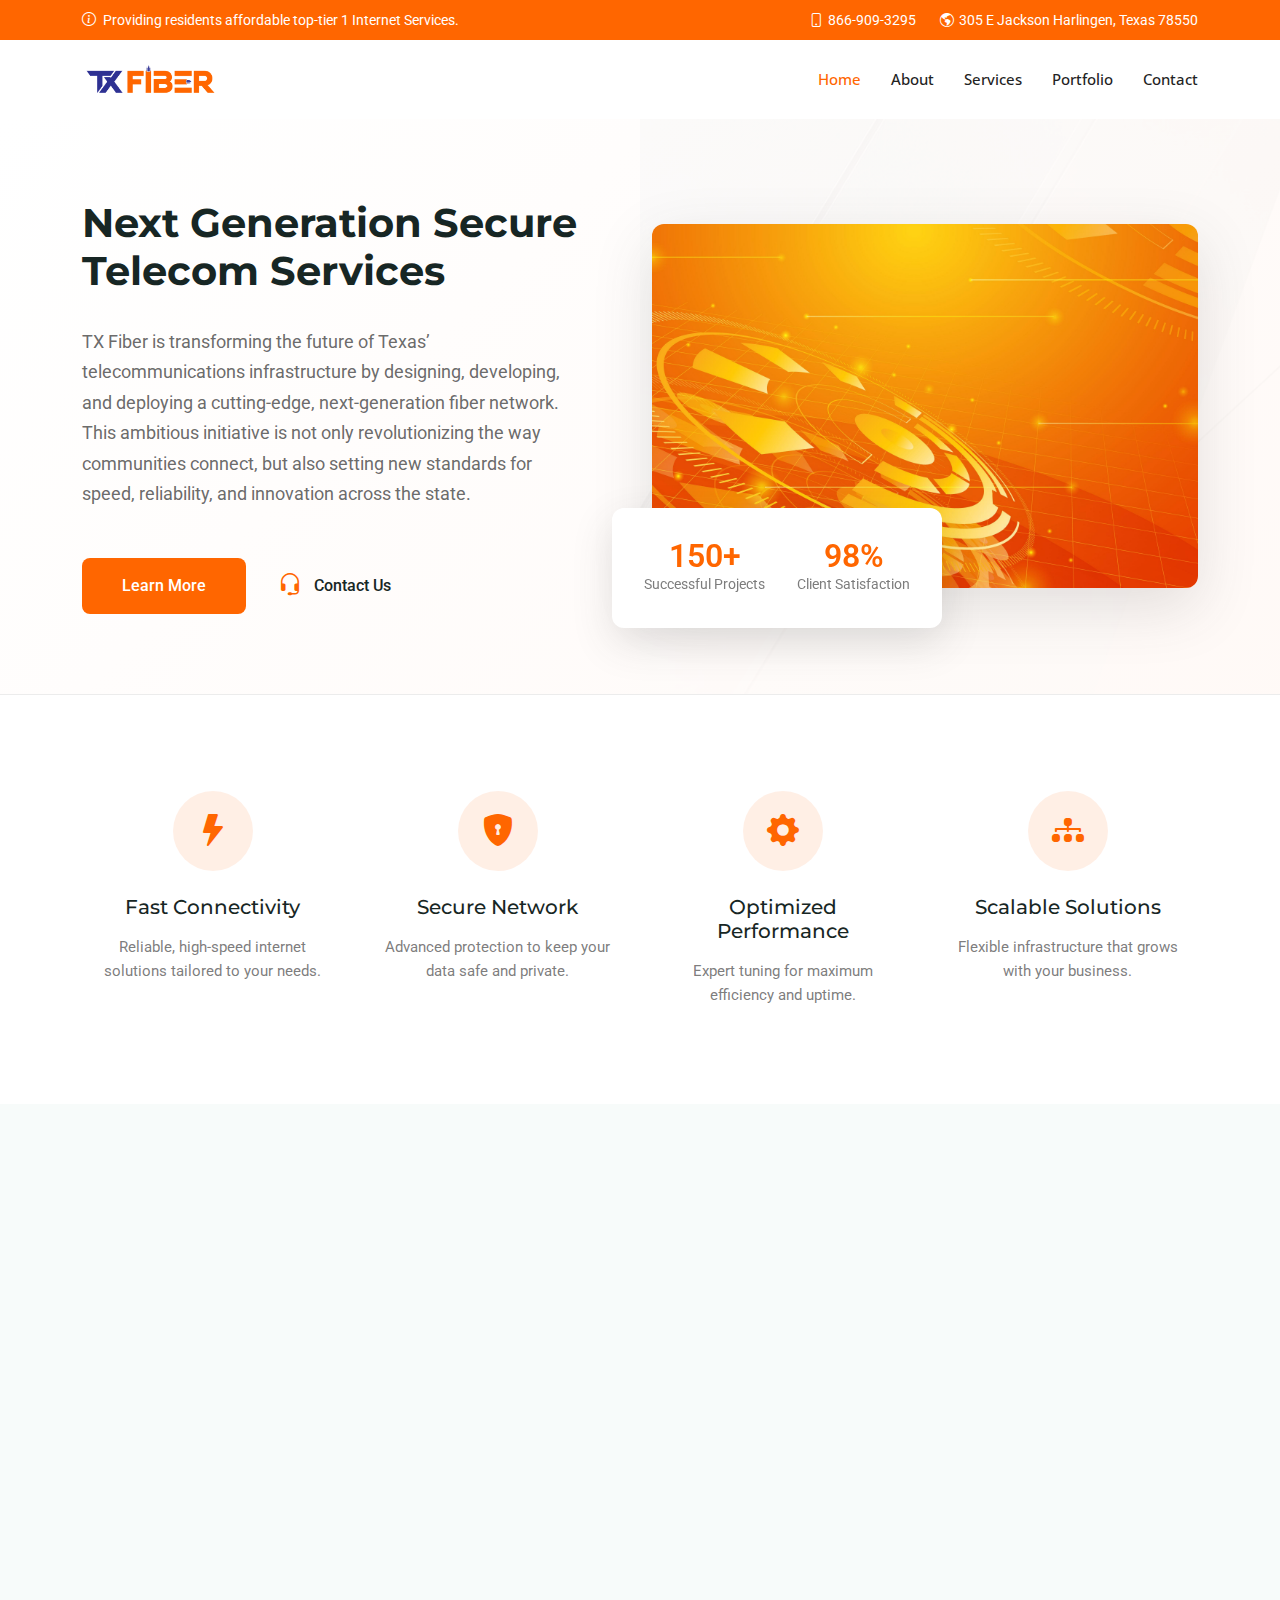
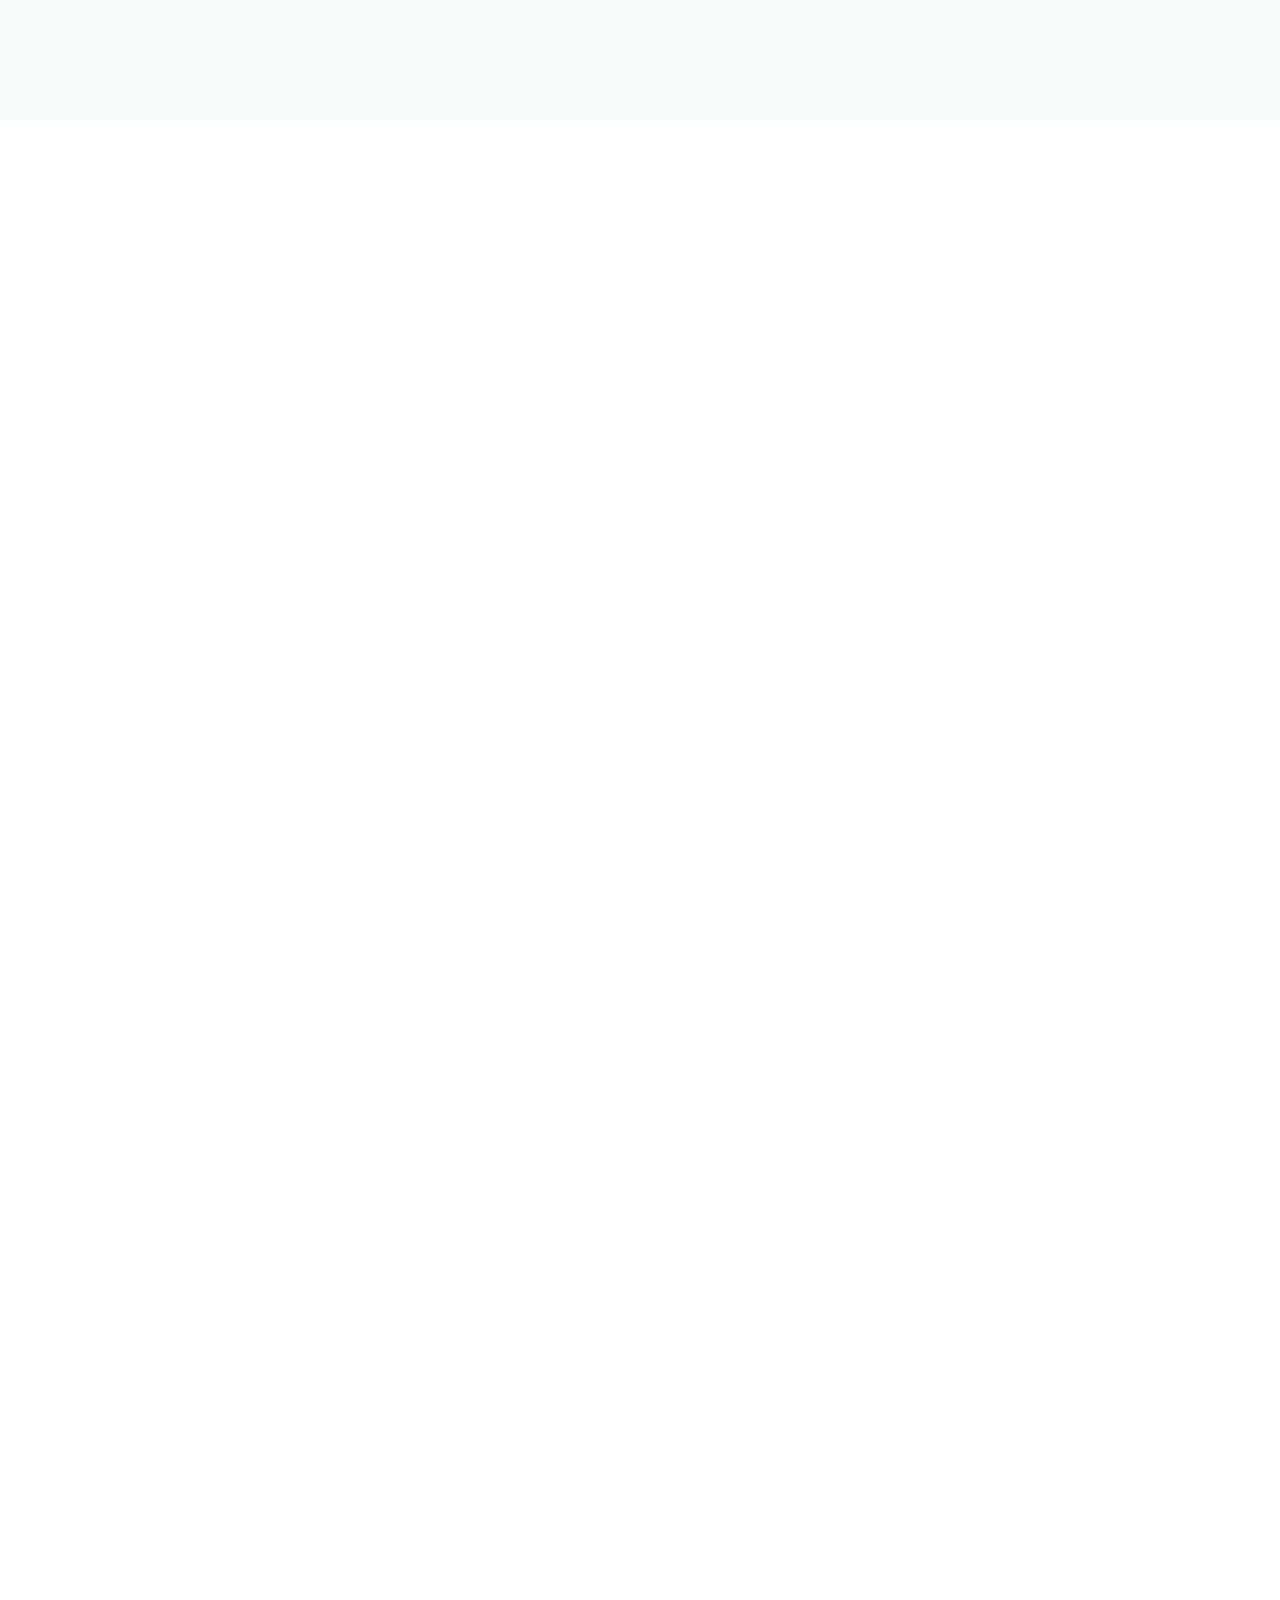
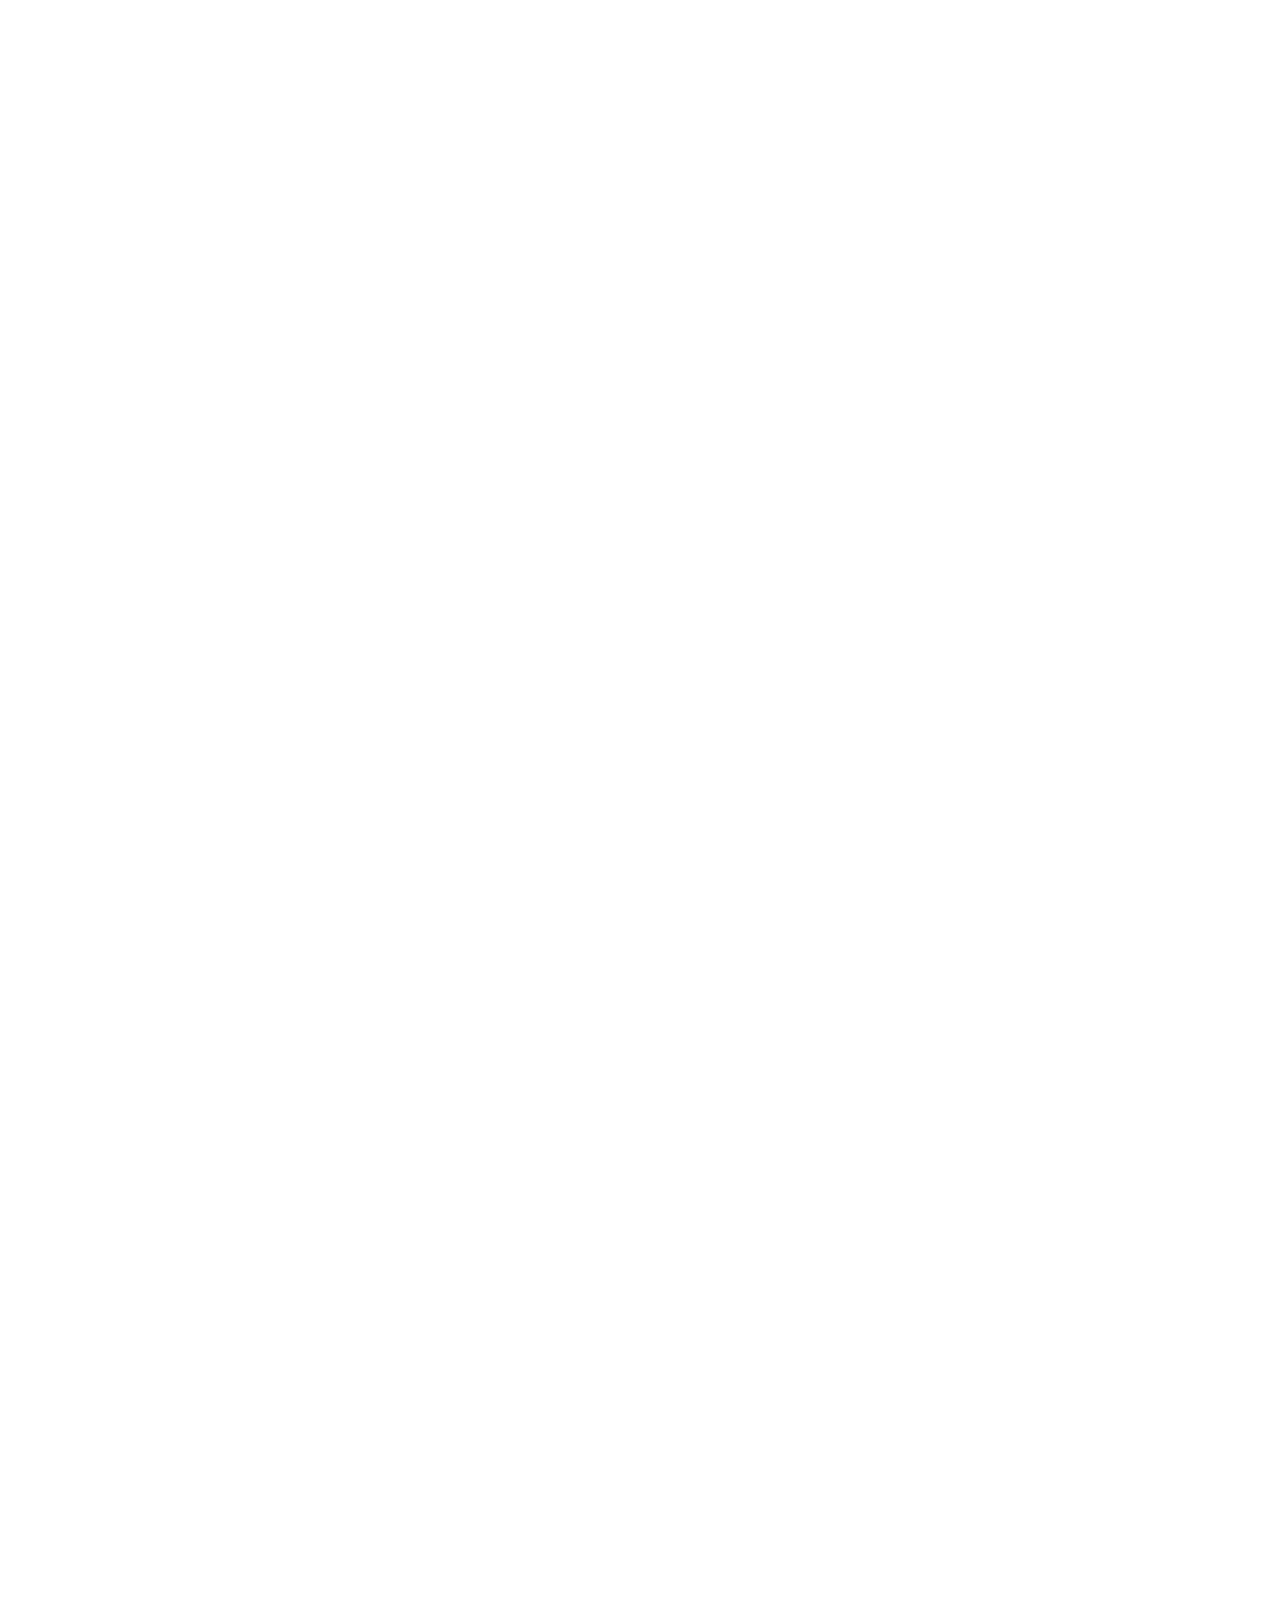
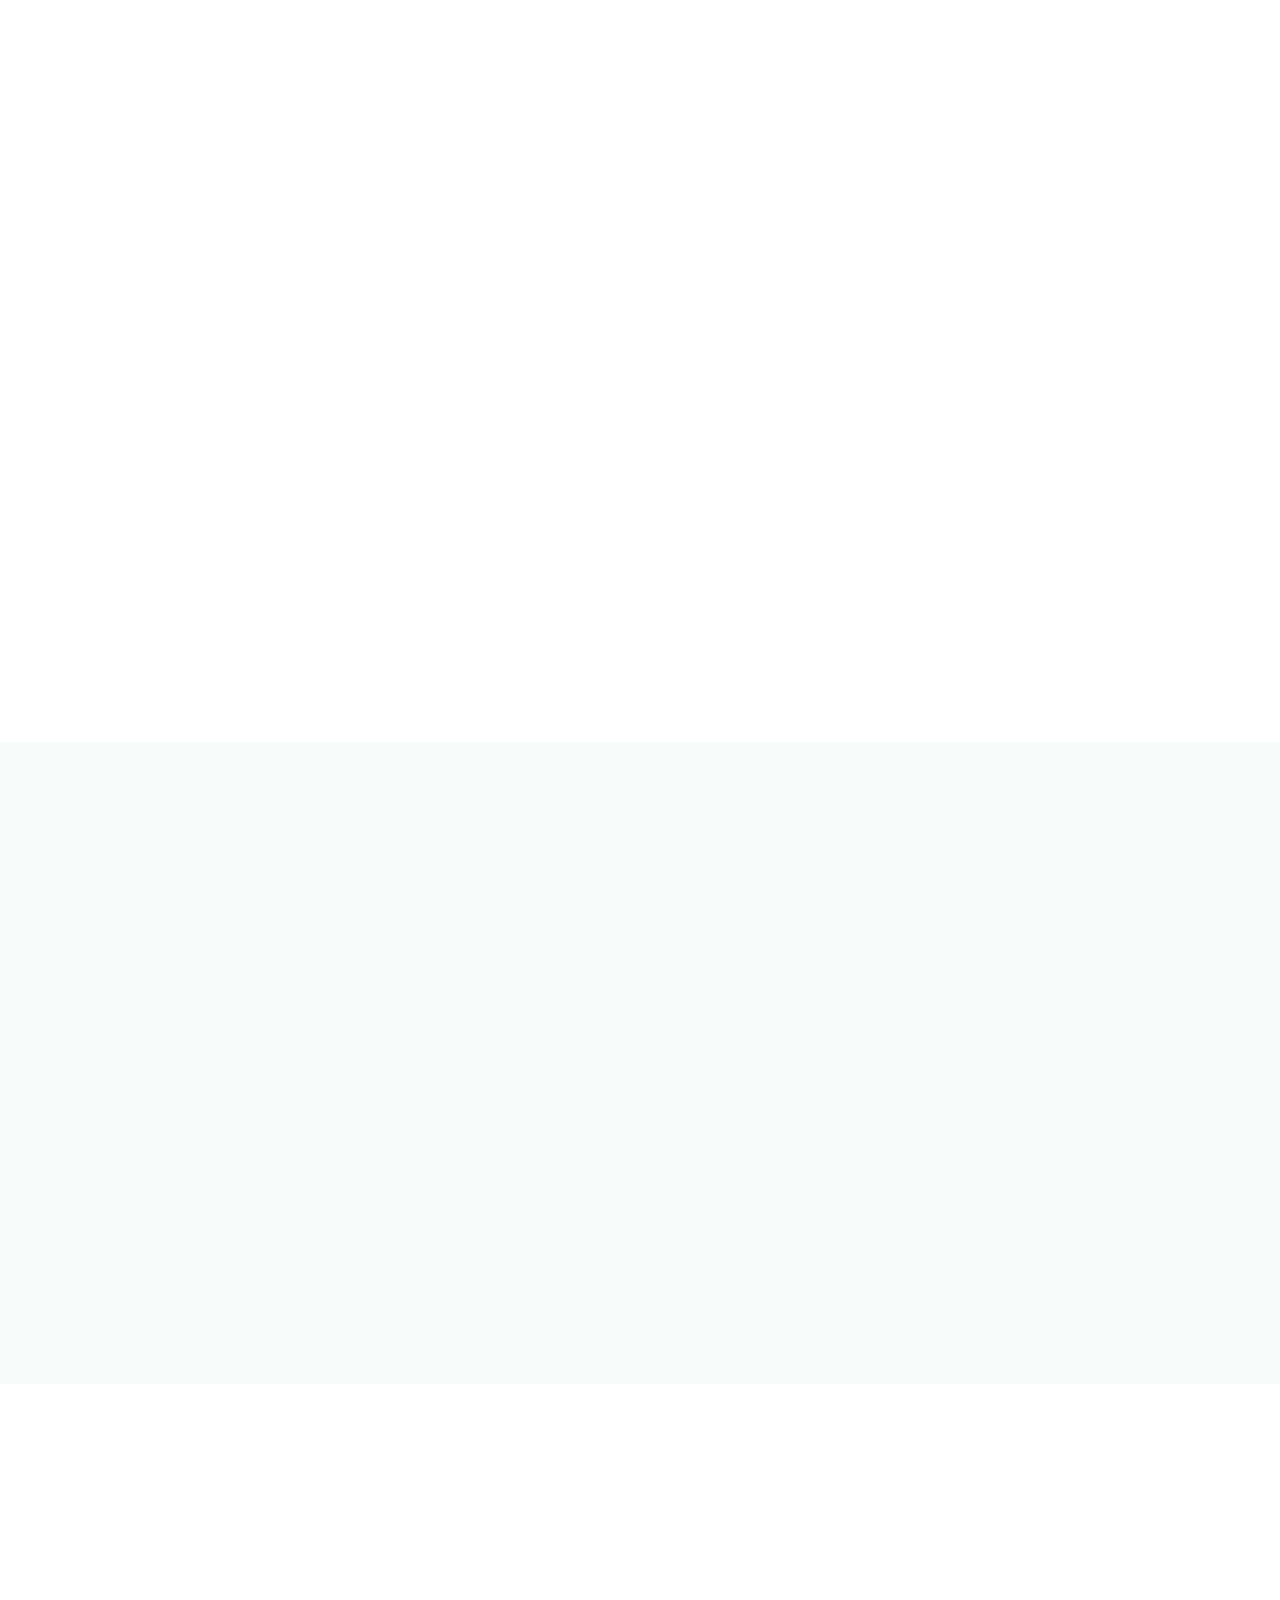
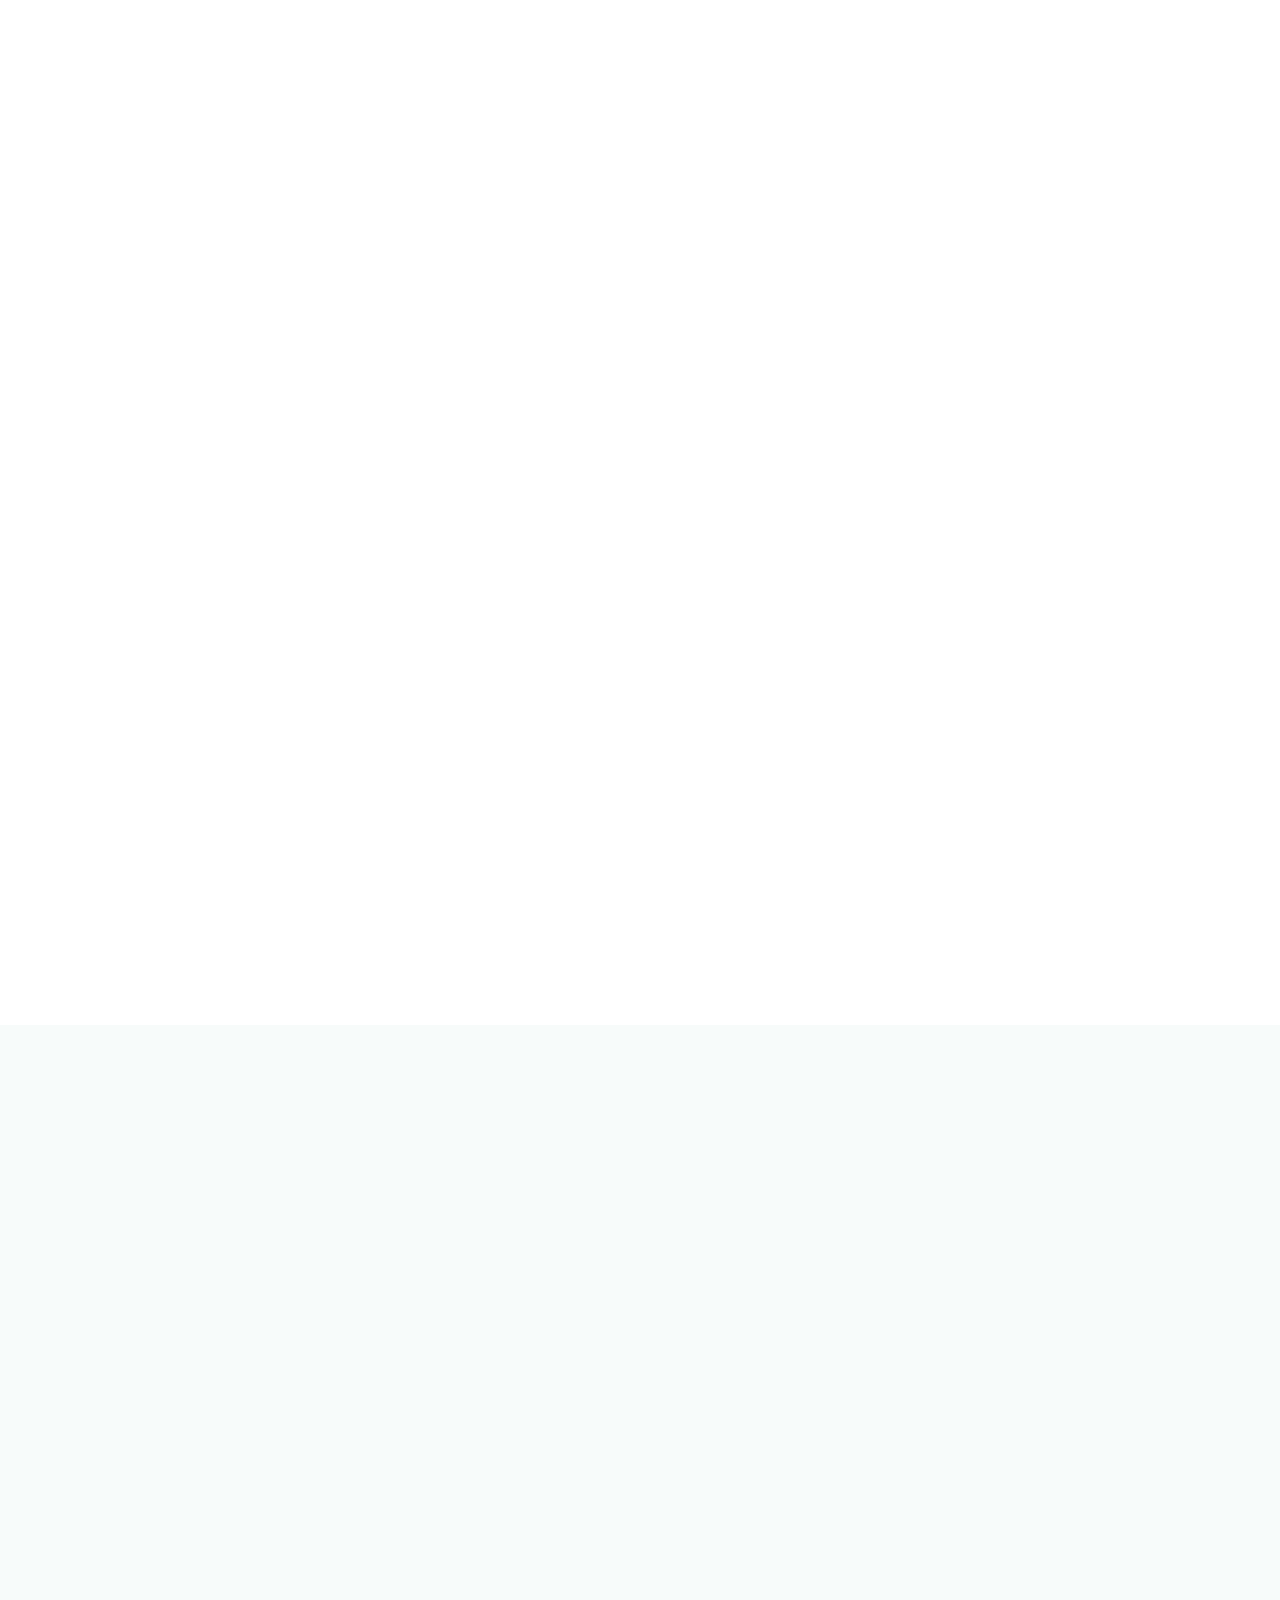
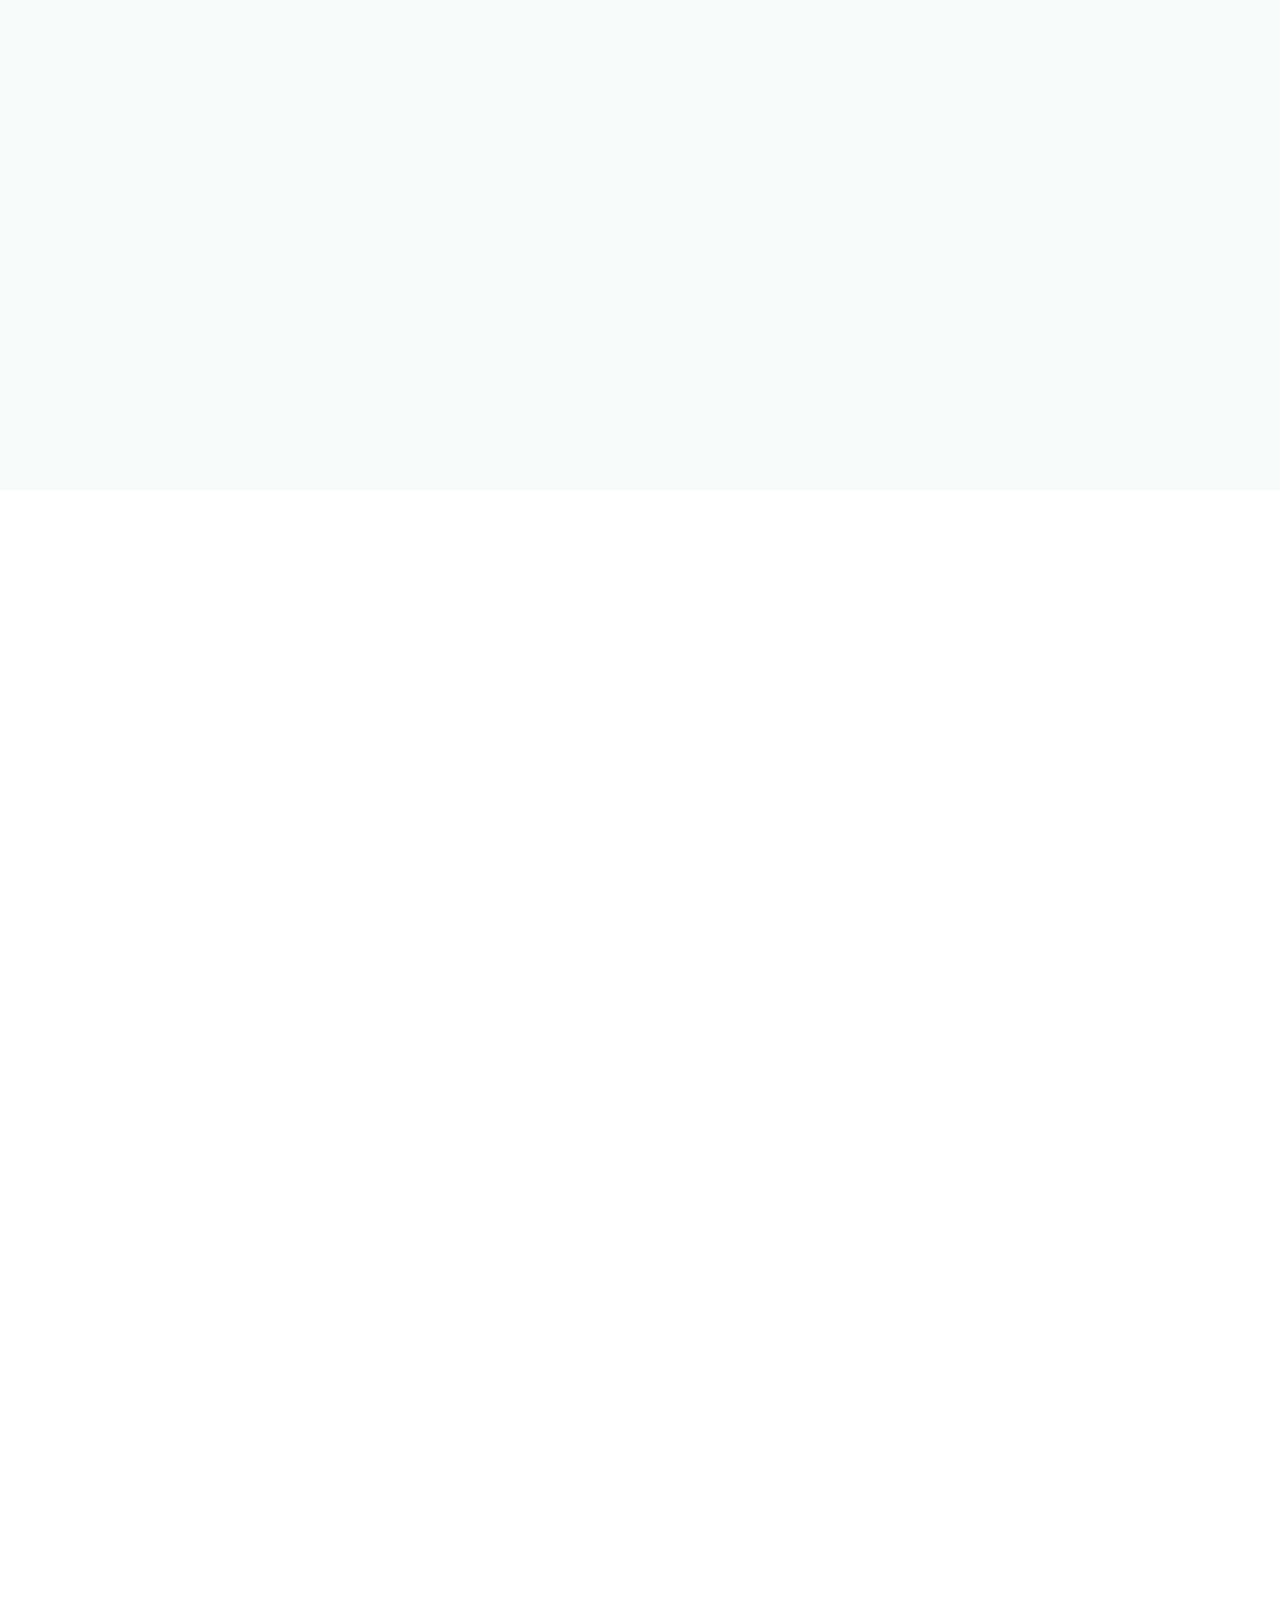
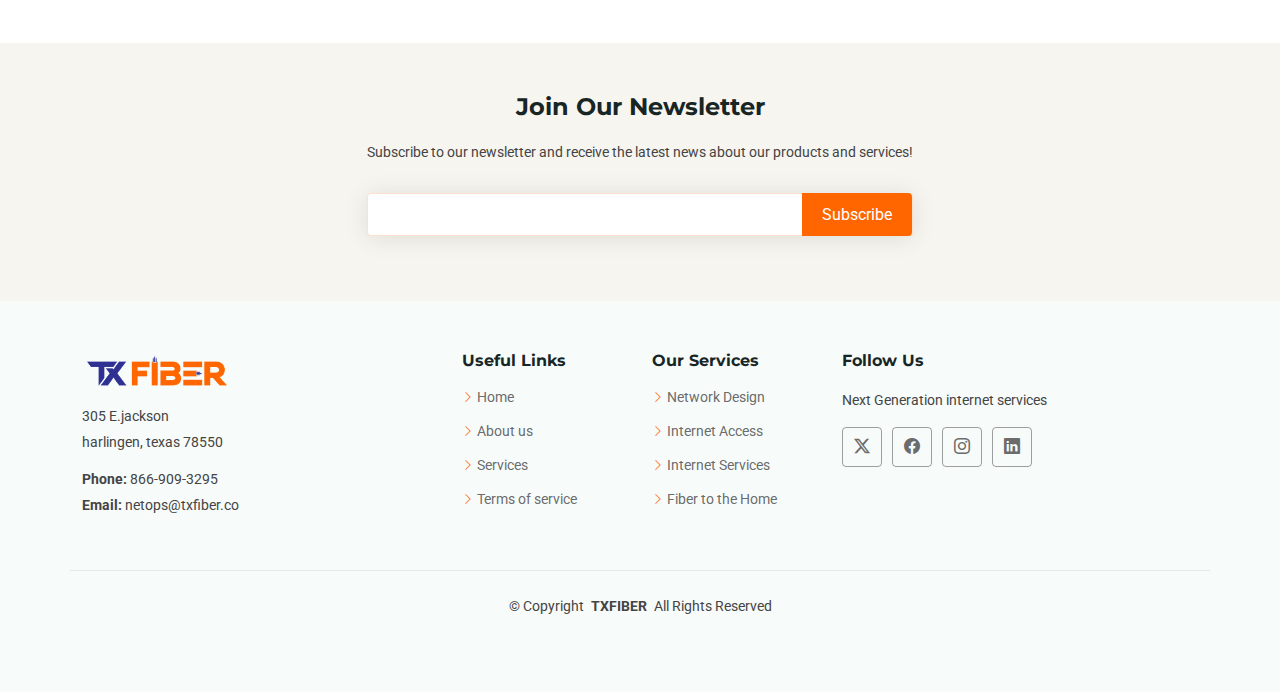
<file: index.html>
<!DOCTYPE html>
<html lang="en">
    <head>
        <meta charset="utf-8" />
        <meta content="width=device-width, initial-scale=1.0" name="viewport" />
        <title>
            TX Fiber — Internet Service Consulting & Fiber Internet in Texas
        </title>
        <meta
            name="description"
            content="TX Fiber delivers high-speed connectivity, ISP consulting, datacenter colocation, and fiber deployment across Texas with carrier-grade reliability."
        />
        <link rel="canonical" href="https://www.txfiber.co/" />
        <meta
            name="robots"
            content="index,follow,max-snippet:-1,max-image-preview:large,max-video-preview:-1"
        />
        <meta
            name="keywords"
            content="TX Fiber, Internet Service Consulting, ISP consulting, fiber internet Texas, FTTH, datacenter colocation, network design, BGP, low latency connectivity, enterprise internet"
        />

        <!-- Open Graph -->
        <meta
            property="og:title"
            content="TX Fiber — Internet Service Consulting & Fiber Internet in Texas"
        />
        <meta
            property="og:description"
            content="Carrier-grade connectivity, ISP consulting, and fiber deployments powering Texas businesses and communities."
        />
        <meta property="og:type" content="website" />
        <meta property="og:url" content="https://www.txfiber.com/" />
        <meta
            property="og:image"
            content="https://www.txfiber.co/assets/img/hero.jpg"
        />
        <meta property="og:site_name" content="TX Fiber" />
        <meta property="og:locale" content="en_US" />

        <!-- Favicons -->
        <link
            href="assets/img/favicon.jpg"
            rel="shortcut icon"
            type="image/x-icon"
        />
        <link href="assets/img/logo.png" rel="apple-touch-icon" />

        <!-- Language/Geo (adjust if multi-lingual) -->
        <link rel="alternate" href="https://www.txfiber.co/" hreflang="en-us" />

        <!-- Fonts -->
        <link href="https://fonts.googleapis.com" rel="preconnect" />
        <link href="https://fonts.gstatic.com" rel="preconnect" crossorigin />
        <link
            href="https://fonts.googleapis.com/css2?family=Roboto:ital,wght@0,100;0,300;0,400;0,500;0,700;0,900;1,100;1,300;1,400;1,500;1,700;1,900&family=Open+Sans:ital,wght@0,300;0,400;0,500;0,600;0,700;0,800;1,300;1,400;1,500;1,600;1,700;1,800&family=Montserrat:ital,wght@0,100;0,200;0,300;0,400;0,500;0,600;0,700;0,800;0,900;1,100;1,200;1,300;1,400;1,500;1,600;1,700;1,800;1,900&display=swap"
            rel="stylesheet"
        />

        <!-- Vendor CSS Files -->
        <link
            href="assets/vendor/bootstrap/css/bootstrap.min.css"
            rel="stylesheet"
        />
        <link
            href="assets/vendor/bootstrap-icons/bootstrap-icons.css"
            rel="stylesheet"
        />
        <link href="assets/vendor/aos/aos.css" rel="stylesheet" />
        <link
            href="assets/vendor/glightbox/css/glightbox.min.css"
            rel="stylesheet"
        />
        <link
            href="assets/vendor/swiper/swiper-bundle.min.css"
            rel="stylesheet"
        />

        <!-- Main CSS File -->
        <link href="assets/css/main.css" rel="stylesheet" />

        <!-- JSON-LD: Organization -->
        <script type="application/ld+json">
            {
                "@context": "https://schema.org",
                "@type": "TelecommunicationsService",
                "name": "TX Fiber",
                "url": "https://www.txfiber.co/",
                "logo": "https://www.txfiber.co/assets/img/logo.png",
                "image": "https://www.txfiber.com/assets/img/hero.jpg",
                "areaServed": { "@type": "State", "name": "Texas" },
                "serviceType": [
                    "Fiber Internet",
                    "ISP Consulting",
                    "Datacenter Colocation",
                    "Network Design"
                ],
                "sameAs": ["https://www.linkedin.com/company/txfiber"],
                "telephone": "866-909-3295",
                "address": {
                    "@type": "PostalAddress",
                    "addressRegion": "TX",
                    "addressCountry": "US"
                }
            }
        </script>
    </head>

    <body class="index-page">
        <header id="header" class="header sticky-top">
            <div class="topbar d-flex align-items-center dark-background">
                <div
                    class="container d-flex justify-content-center justify-content-md-between"
                >
                    <div class="d-none d-md-flex align-items-center">
                        <p class="mb-0 text-white">
                            <i class="bi bi-info-circle me-1"></i>
                            Providing residents affordable top-tier 1 Internet
                            Services.
                        </p>
                    </div>
                    <div class="contact-info d-flex align-items-center">
                        <i class="bi bi-phone d-flex align-items-center"
                            ><span>866-909-3295</span></i
                        >
                        <i
                            class="bi bi-globe-americas d-flex align-items-center ms-4"
                            ><span
                                >305 E Jackson Harlingen, Texas 78550</span
                            ></i
                        >
                    </div>
                </div>
            </div>

            <div class="branding d-flex align-items-cente">
                <div
                    class="container position-relative d-flex align-items-center justify-content-between"
                >
                    <a href="index.html" class="logo d-flex align-items-center">
                        <!-- Uncomment the line below if you also wish to use an image logo -->
                        <img src="assets/img/logo.png" alt="logo" />
                    </a>

                    <nav id="navmenu" class="navmenu">
                        <ul>
                            <li><a href="#hero" class="active">Home</a></li>
                            <li><a href="#about">About</a></li>
                            <li><a href="#services">Services</a></li>
                            <li><a href="#portfolio">Portfolio</a></li>
                            <li><a href="#contact">Contact</a></li>
                        </ul>
                        <i class="mobile-nav-toggle d-xl-none bi bi-list"></i>
                    </nav>
                </div>
            </div>
        </header>

        <main class="main">
            <!-- Hero Section -->
            <section id="hero" class="hero section">
                <div class="hero-content">
                    <div class="container">
                        <div class="row align-items-center">
                            <div
                                class="col-lg-6"
                                data-aos="fade-up"
                                data-aos-delay="100"
                            >
                                <div class="content">
                                    <h1>
                                        Next Generation Secure Telecom Services
                                    </h1>
                                    <p>
                                        TX Fiber is transforming the future of
                                        Texas’ telecommunications infrastructure
                                        by designing, developing, and deploying
                                        a cutting-edge, next-generation fiber
                                        network. This ambitious initiative is
                                        not only revolutionizing the way
                                        communities connect, but also setting
                                        new standards for speed, reliability,
                                        and innovation across the state.
                                    </p>
                                    <div class="cta-group">
                                        <a href="#about" class="btn-primary"
                                            >Learn More</a
                                        >
                                        <a
                                            href="#contact"
                                            class="btn-secondary"
                                        >
                                            <i class="bi bi-headset"></i>
                                            <span>Contact Us</span>
                                        </a>
                                    </div>
                                </div>
                            </div>
                            <div
                                class="col-lg-6"
                                data-aos="fade-up"
                                data-aos-delay="200"
                            >
                                <div class="hero-image">
                                    <img
                                        src="assets/img/hero.jpg"
                                        alt="Corporate Business"
                                        class="img-fluid"
                                    />
                                    <div
                                        class="floating-card"
                                        data-aos="fade-up"
                                        data-aos-delay="300"
                                    >
                                        <div class="card-content">
                                            <div class="metric">
                                                <span class="number">150+</span>
                                                <span class="label"
                                                    >Successful Projects</span
                                                >
                                            </div>
                                            <div class="metric">
                                                <span class="number">98%</span>
                                                <span class="label"
                                                    >Client Satisfaction</span
                                                >
                                            </div>
                                        </div>
                                    </div>
                                </div>
                            </div>
                        </div>
                    </div>

                    <div class="hero-features">
                        <div class="container">
                            <div class="row">
                                <div
                                    class="col-lg-3 col-md-6"
                                    data-aos="fade-up"
                                    data-aos-delay="100"
                                >
                                    <div class="feature-item">
                                        <div class="icon">
                                            <i class="bi bi-lightning-fill"></i>
                                        </div>
                                        <h4>Fast Connectivity</h4>
                                        <p>
                                            Reliable, high-speed internet
                                            solutions tailored to your needs.
                                        </p>
                                    </div>
                                </div>
                                <div
                                    class="col-lg-3 col-md-6"
                                    data-aos="fade-up"
                                    data-aos-delay="200"
                                >
                                    <div class="feature-item">
                                        <div class="icon">
                                            <i
                                                class="bi bi-shield-lock-fill"
                                            ></i>
                                        </div>
                                        <h4>Secure Network</h4>
                                        <p>
                                            Advanced protection to keep your
                                            data safe and private.
                                        </p>
                                    </div>
                                </div>
                                <div
                                    class="col-lg-3 col-md-6"
                                    data-aos="fade-up"
                                    data-aos-delay="300"
                                >
                                    <div class="feature-item">
                                        <div class="icon">
                                            <i class="bi bi-gear-fill"></i>
                                        </div>
                                        <h4>Optimized Performance</h4>
                                        <p>
                                            Expert tuning for maximum efficiency
                                            and uptime.
                                        </p>
                                    </div>
                                </div>
                                <div
                                    class="col-lg-3 col-md-6"
                                    data-aos="fade-up"
                                    data-aos-delay="400"
                                >
                                    <div class="feature-item">
                                        <div class="icon">
                                            <i class="bi bi-diagram-3-fill"></i>
                                        </div>
                                        <h4>Scalable Solutions</h4>
                                        <p>
                                            Flexible infrastructure that grows
                                            with your business.
                                        </p>
                                    </div>
                                </div>
                            </div>
                        </div>
                    </div>
                </div>
            </section>
            <!-- /Hero Section -->

            <!-- Featured Services Section -->
            <section
                id="featured-services"
                class="featured-services section light-background"
            >
                <div class="container" data-aos="fade-up" data-aos-delay="100">
                    <div class="row g-5">
                        <div
                            class="col-lg-3 col-md-6"
                            data-aos="fade-up"
                            data-aos-delay="200"
                        >
                            <div class="service-item">
                                <div class="service-icon">
                                    <i class="bi bi-diagram-3-fill"></i>
                                </div>
                                <h3>Network Design</h3>
                                <p>
                                    TX Fiber is Designing and Deploying
                                    High-Performance IP Networks Worldwide
                                </p>
                                <a href="#" class="service-link">
                                    <span>Explore Service</span>
                                    <i class="bi bi-arrow-right"></i>
                                </a>
                            </div>
                        </div>
                        <!-- End Service Item -->

                        <div
                            class="col-lg-3 col-md-6"
                            data-aos="fade-up"
                            data-aos-delay="300"
                        >
                            <div class="service-item">
                                <div class="service-icon">
                                    <i class="bi bi-wifi"></i>
                                </div>
                                <h3>Internet Access</h3>
                                <p>
                                    Reliable, High-Speed Internet: Ultra-low
                                    latency, scalable connectivity for
                                    businesses of all sizes.
                                </p>
                                <a href="#" class="service-link">
                                    <span>Explore Service</span>
                                    <i class="bi bi-arrow-right"></i>
                                </a>
                            </div>
                        </div>
                        <!-- End Service Item -->

                        <div
                            class="col-lg-3 col-md-6"
                            data-aos="fade-up"
                            data-aos-delay="400"
                        >
                            <div class="service-item">
                                <div class="service-icon">
                                    <i class="bi bi-hdd-network"></i>
                                </div>
                                <h3>Internet Services</h3>
                                <p>
                                    TX Fiber provides free Static Public I.P.
                                    and Home Wireless Router
                                </p>
                                <a href="#" class="service-link">
                                    <span>Explore Service</span>
                                    <i class="bi bi-arrow-right"></i>
                                </a>
                            </div>
                        </div>
                        <!-- End Service Item -->

                        <div
                            class="col-lg-3 col-md-6"
                            data-aos="fade-up"
                            data-aos-delay="500"
                        >
                            <div class="service-item">
                                <div class="service-icon">
                                    <i class="bi bi-house-door-fill"></i>
                                </div>
                                <h3>Fiber to the Home</h3>
                                <p>
                                    Unlock Optimal Internet Performance with Our
                                    Business like Home Internet
                                </p>
                                <a href="#" class="service-link">
                                    <span>Explore Service</span>
                                    <i class="bi bi-arrow-right"></i>
                                </a>
                            </div>
                        </div>
                        <!-- End Service Item -->
                    </div>
                </div>
            </section>
            <!-- /Featured Services Section -->

            <!-- About Section -->
            <section id="about" class="about section">
                <!-- Section Title -->
                <div class="container section-title" data-aos="fade-up">
                    <h2>About</h2>
                    <p>Find Out More About Us</p>
                </div>
                <!-- End Section Title -->

                <div class="container" data-aos="fade-up" data-aos-delay="100">
                    <div class="row">
                        <div
                            class="col-lg-6"
                            data-aos="fade-right"
                            data-aos-delay="200"
                        >
                            <div class="content">
                                <h2>Advanced Telecom Solutions</h2>
                                <div class="description">
                                    <p>
                                        <span class="fw-bold"
                                            >Improved reliability:</span
                                        >
                                        Fewer network hops mean fewer potential
                                        points of failure, increasing overall
                                        network reliability.
                                    </p>
                                    <p>
                                        <span class="fw-bold"
                                            >Lower latency:</span
                                        >
                                        By connecting directly to tier 1
                                        providers, data packets travel a shorter
                                        distance, reducing latency and enabling
                                        faster communication.
                                    </p>
                                    <p>
                                        <span class="fw-bold"
                                            >Better performance:</span
                                        >
                                        Reduced latency and faster speeds
                                        enhance performance for real-time
                                        applications like video conferencing,
                                        online gaming, and cloud computing.
                                    </p>
                                    <p>
                                        <span class="fw-bold"
                                            >Cost-effectiveness:</span
                                        >
                                        Direct peering can reduce transit costs
                                        and minimize reliance on intermediate
                                        networks.
                                    </p>
                                </div>

                                <div class="stats-row">
                                    <div
                                        class="stat-item"
                                        data-aos="fade-up"
                                        data-aos-delay="300"
                                    >
                                        <div class="stat-number">
                                            <span
                                                data-purecounter-start="0"
                                                data-purecounter-end="15"
                                                data-purecounter-duration="1"
                                                class="purecounter"
                                            ></span
                                            >+
                                        </div>
                                        <div class="stat-label">
                                            Years of Excellence
                                        </div>
                                    </div>

                                    <div
                                        class="stat-item"
                                        data-aos="fade-up"
                                        data-aos-delay="400"
                                    >
                                        <div class="stat-number">
                                            <span
                                                data-purecounter-start="0"
                                                data-purecounter-end="500"
                                                data-purecounter-duration="1"
                                                class="purecounter"
                                            ></span
                                            >+
                                        </div>
                                        <div class="stat-label">
                                            Satisfied Clients
                                        </div>
                                    </div>

                                    <div
                                        class="stat-item"
                                        data-aos="fade-up"
                                        data-aos-delay="500"
                                    >
                                        <div class="stat-number">
                                            <span
                                                data-purecounter-start="0"
                                                data-purecounter-end="1200"
                                                data-purecounter-duration="1"
                                                class="purecounter"
                                            ></span
                                            >+
                                        </div>
                                        <div class="stat-label">
                                            Projects Completed
                                        </div>
                                    </div>
                                </div>
                                <!-- End Stats Row -->
                            </div>
                        </div>

                        <div
                            class="col-lg-6"
                            data-aos="fade-left"
                            data-aos-delay="200"
                        >
                            <div class="image-container">
                                <img
                                    src="assets/img/about/about-square-8.webp"
                                    alt="About Us"
                                    class="img-fluid"
                                />
                                <div class="image-overlay">
                                    <div class="overlay-content">
                                        <i class="bi bi-award"></i>
                                        <div class="overlay-text">
                                            <h4>Award Winning</h4>
                                            <p>Excellence in Service</p>
                                        </div>
                                    </div>
                                </div>
                            </div>
                        </div>
                    </div>
                </div>
            </section>
            <!-- /About Section -->

            <!-- Skills Section -->
            <section id="skills" class="skills section">
                <div class="container" data-aos="fade-up" data-aos-delay="100">
                    <div class="row justify-content-center">
                        <div class="col-lg-8">
                            <div
                                class="intro-content text-center mb-5"
                                data-aos="fade-up"
                                data-aos-delay="150"
                            >
                                <p class="lead-text">
                                    Building high-performance networks through
                                    deep ISP expertise, rigorous engineering,
                                    and relentless optimization.
                                </p>
                            </div>
                        </div>
                    </div>

                    <div class="skills-grid">
                        <!-- Network Architecture -->
                        <div
                            class="skill-item skills-animation"
                            data-aos="fade-up"
                            data-aos-delay="200"
                        >
                            <div class="skill-icon">
                                <i class="bi bi-diagram-3-fill"></i>
                            </div>
                            <h3 class="skill-name">Network Architecture</h3>
                            <div class="skill-level">
                                <span class="level-text">Expert</span>
                                <div class="progress-track progress">
                                    <div
                                        class="progress-bar"
                                        role="progressbar"
                                        aria-valuenow="95"
                                        aria-valuemin="0"
                                        aria-valuemax="100"
                                    ></div>
                                </div>
                            </div>
                            <p class="skill-description">
                                Designing scalable IP/MPLS topologies, resilient
                                core/edge, and high-availability routing for
                                carrier-grade uptime.
                            </p>
                        </div>

                        <!-- ISP & BGP Engineering -->
                        <div
                            class="skill-item skills-animation"
                            data-aos="fade-up"
                            data-aos-delay="250"
                        >
                            <div class="skill-icon">
                                <i class="bi bi-router"></i>
                            </div>
                            <h3 class="skill-name">
                                ISP &amp; BGP Engineering
                            </h3>
                            <div class="skill-level">
                                <span class="level-text">Expert</span>
                                <div class="progress-track progress">
                                    <div
                                        class="progress-bar"
                                        role="progressbar"
                                        aria-valuenow="93"
                                        aria-valuemin="0"
                                        aria-valuemax="100"
                                    ></div>
                                </div>
                            </div>
                            <p class="skill-description">
                                Peering, route policies, traffic engineering,
                                and DDoS mitigation with clean, predictable
                                failover.
                            </p>
                        </div>

                        <!-- Fiber Deployment & OSP -->
                        <div
                            class="skill-item skills-animation"
                            data-aos="fade-up"
                            data-aos-delay="300"
                        >
                            <div class="skill-icon">
                                <i class="bi bi-ethernet"></i>
                            </div>
                            <h3 class="skill-name">
                                Fiber Deployment &amp; OSP
                            </h3>
                            <div class="skill-level">
                                <span class="level-text">Advanced</span>
                                <div class="progress-track progress">
                                    <div
                                        class="progress-bar"
                                        role="progressbar"
                                        aria-valuenow="88"
                                        aria-valuemin="0"
                                        aria-valuemax="100"
                                    ></div>
                                </div>
                            </div>
                            <p class="skill-description">
                                FTTH/FTTB planning, PON design, splicing
                                standards, and field operations for rapid,
                                reliable rollouts.
                            </p>
                        </div>

                        <!-- NOC & SRE Monitoring -->
                        <div
                            class="skill-item skills-animation"
                            data-aos="fade-up"
                            data-aos-delay="350"
                        >
                            <div class="skill-icon">
                                <i class="bi bi-activity"></i>
                            </div>
                            <h3 class="skill-name">NOC &amp; SRE Monitoring</h3>
                            <div class="skill-level">
                                <span class="level-text">Professional</span>
                                <div class="progress-track progress">
                                    <div
                                        class="progress-bar"
                                        role="progressbar"
                                        aria-valuenow="90"
                                        aria-valuemin="0"
                                        aria-valuemax="100"
                                    ></div>
                                </div>
                            </div>
                            <p class="skill-description">
                                Proactive observability (SLIs/SLOs), on-call
                                runbooks, and incident response to minimize
                                MTTR.
                            </p>
                        </div>

                        <!-- Security & Compliance -->
                        <div
                            class="skill-item skills-animation"
                            data-aos="fade-up"
                            data-aos-delay="400"
                        >
                            <div class="skill-icon">
                                <i class="bi bi-shield-lock-fill"></i>
                            </div>
                            <h3 class="skill-name">
                                Security &amp; Compliance
                            </h3>
                            <div class="skill-level">
                                <span class="level-text">Advanced</span>
                                <div class="progress-track progress">
                                    <div
                                        class="progress-bar"
                                        role="progressbar"
                                        aria-valuenow="85"
                                        aria-valuemin="0"
                                        aria-valuemax="100"
                                    ></div>
                                </div>
                            </div>
                            <p class="skill-description">
                                Edge security, ACLs, IDS/IPS, zero-trust
                                segmentation, and policy enforcement across the
                                stack.
                            </p>
                        </div>

                        <!-- Cloud & SD-WAN -->
                        <div
                            class="skill-item skills-animation"
                            data-aos="fade-up"
                            data-aos-delay="450"
                        >
                            <div class="skill-icon">
                                <i class="bi bi-cloud-arrow-up"></i>
                            </div>
                            <h3 class="skill-name">Cloud &amp; SD-WAN</h3>
                            <div class="skill-level">
                                <span class="level-text">Professional</span>
                                <div class="progress-track progress">
                                    <div
                                        class="progress-bar"
                                        role="progressbar"
                                        aria-valuenow="87"
                                        aria-valuemin="0"
                                        aria-valuemax="100"
                                    ></div>
                                </div>
                            </div>
                            <p class="skill-description">
                                Hybrid connectivity, DIA, and SD-WAN overlays
                                that deliver secure, optimized multi-cloud
                                access.
                            </p>
                        </div>
                    </div>
                </div>
            </section>
            <!-- Services Section -->
            <section id="services" class="services section">
                <!-- Section Title -->
                <div class="container section-title" data-aos="fade-up">
                    <h2>Telecom Services</h2>
                    <p>Check Our Services</p>
                </div>
                <!-- End Section Title -->

                <div class="container" data-aos="fade-up" data-aos-delay="100">
                    <div class="row gy-5">
                        <div
                            class="col-lg-4 col-md-6"
                            data-aos="fade-up"
                            data-aos-delay="200"
                        >
                            <div class="service-item">
                                <div class="service-icon">
                                    <i class="bi bi-hdd-network"></i>
                                </div>
                                <h3>Internet Connectivity</h3>
                                <p>
                                    From 1G to 400G, TX Fiber provides ultra
                                    fast internet connectivity built over our
                                    specialized Juniper Backbone.
                                </p>
                                <a href="#" class="service-link">
                                    <span>Learn More</span>
                                    <i class="bi bi-arrow-right"></i>
                                </a>
                            </div>
                        </div>

                        <div
                            class="col-lg-4 col-md-6"
                            data-aos="fade-up"
                            data-aos-delay="250"
                        >
                            <div class="service-item">
                                <div class="service-icon">
                                    <i class="bi bi-server"></i>
                                </div>
                                <h3>Datacenter Colocation</h3>
                                <p>
                                    Performance and reliability Carrier-grade
                                    high-bandwidth, low-latency connectivity.
                                </p>
                                <a href="#" class="service-link">
                                    <span>Learn More</span>
                                    <i class="bi bi-arrow-right"></i>
                                </a>
                            </div>
                        </div>

                        <div
                            class="col-lg-4 col-md-6"
                            data-aos="fade-up"
                            data-aos-delay="300"
                        >
                            <div class="service-item">
                                <div class="service-icon">
                                    <i class="bi bi-diagram-3-fill"></i>
                                </div>
                                <h3>ISP Consulting</h3>
                                <p>
                                    "Your Trusted Partner for Expert Internet
                                    Service Consulting" Unlock Optimal Internet
                                    Performance with Our Expertise
                                </p>
                                <a href="#" class="service-link">
                                    <span>Learn More</span>
                                    <i class="bi bi-arrow-right"></i>
                                </a>
                            </div>
                        </div>

                        <div
                            class="col-lg-4 col-md-6"
                            data-aos="fade-up"
                            data-aos-delay="200"
                        >
                            <div class="service-item">
                                <div class="service-icon">
                                    <i class="bi bi-gear-wide-connected"></i>
                                </div>
                                <h3>Managed Services</h3>
                                <p>
                                    Discover how our proven expertise can
                                    transform your network's performance,
                                    security, and reliability.
                                </p>
                                <a href="#" class="service-link">
                                    <span>Learn More</span>
                                    <i class="bi bi-arrow-right"></i>
                                </a>
                            </div>
                        </div>

                        <div
                            class="col-lg-4 col-md-6"
                            data-aos="fade-up"
                            data-aos-delay="250"
                        >
                            <div class="service-item">
                                <div class="service-icon">
                                    <i class="bi bi-shield-lock-fill"></i>
                                </div>
                                <h3>Network Design and Deployment</h3>
                                <p>
                                    TX Fiber is a renowned leader in IP network
                                    design and deployment, empowering Internet
                                    Service Providers (ISPs) globally.
                                </p>
                                <a href="#" class="service-link">
                                    <span>Learn More</span>
                                    <i class="bi bi-arrow-right"></i>
                                </a>
                            </div>
                        </div>

                        <div
                            class="col-lg-4 col-md-6"
                            data-aos="fade-up"
                            data-aos-delay="300"
                        >
                            <div class="service-item">
                                <div class="service-icon">
                                    <i class="bi bi-lightning-charge-fill"></i>
                                </div>
                                <h3>Fiber Engineering</h3>
                                <p>
                                    TX Fiber can help design and permit your
                                    next fiber optic project. With in-house
                                    Fiber Engineers we handle your build from
                                    design phase to build phase.
                                </p>
                                <a href="#" class="service-link">
                                    <span>Learn More</span>
                                    <i class="bi bi-arrow-right"></i>
                                </a>
                            </div>
                        </div>
                    </div>
                </div>
            </section>
            <!-- /Services Section -->

            <!-- Testimonials Section -->
            <section
                id="testimonials"
                class="testimonials section light-background"
            >
                <div class="container" data-aos="fade-up" data-aos-delay="100">
                    <div class="testimonial-slider swiper init-swiper">
                        <script type="application/json" class="swiper-config">
                            {
                                "loop": true,
                                "speed": 600,
                                "autoplay": { "delay": 4000 },
                                "slidesPerView": 1,
                                "spaceBetween": 30,
                                "navigation": {
                                    "nextEl": ".swiper-button-next",
                                    "prevEl": ".swiper-button-prev"
                                },
                                "breakpoints": {
                                    "768": { "slidesPerView": 2 },
                                    "1200": { "slidesPerView": 3 }
                                }
                            }
                        </script>

                        <div class="swiper-wrapper">
                            <!-- Testimonial Slide 1 -->
                            <div class="swiper-slide">
                                <div
                                    class="testimonial-item"
                                    data-aos="zoom-in"
                                    data-aos-delay="200"
                                >
                                    <div class="testimonial-header">
                                        <img
                                            src="assets/img/person/person-f-12.webp"
                                            alt="Client"
                                            class="img-fluid"
                                            loading="lazy"
                                        />
                                        <div class="rating">
                                            <i class="bi bi-star-fill"></i
                                            ><i class="bi bi-star-fill"></i
                                            ><i class="bi bi-star-fill"></i
                                            ><i class="bi bi-star-fill"></i
                                            ><i class="bi bi-star-fill"></i>
                                        </div>
                                    </div>
                                    <div class="testimonial-body">
                                        <p>
                                            TX Fiber transformed our
                                            connectivity. The upgrade to their
                                            backbone delivered incredible speed
                                            and reliability across all our
                                            offices.
                                        </p>
                                    </div>
                                    <div class="testimonial-footer">
                                        <h5>Jessica Martinez</h5>
                                        <span>IT Director, FinTech Corp</span>
                                        <div class="quote-icon">
                                            <i
                                                class="bi bi-chat-quote-fill"
                                            ></i>
                                        </div>
                                    </div>
                                </div>
                            </div>

                            <!-- Testimonial Slide 2 -->
                            <div class="swiper-slide">
                                <div
                                    class="testimonial-item"
                                    data-aos="zoom-in"
                                    data-aos-delay="300"
                                >
                                    <div class="testimonial-header">
                                        <img
                                            src="assets/img/person/person-m-8.webp"
                                            alt="Client"
                                            class="img-fluid"
                                            loading="lazy"
                                        />
                                        <div class="rating">
                                            <i class="bi bi-star-fill"></i
                                            ><i class="bi bi-star-fill"></i
                                            ><i class="bi bi-star-fill"></i
                                            ><i class="bi bi-star-fill"></i
                                            ><i class="bi bi-star-fill"></i>
                                        </div>
                                    </div>
                                    <div class="testimonial-body">
                                        <p>
                                            Their datacenter colocation service
                                            is world-class. Zero downtime and
                                            excellent support—exactly what we
                                            need for mission-critical apps.
                                        </p>
                                    </div>
                                    <div class="testimonial-footer">
                                        <h5>David Rodriguez</h5>
                                        <span>Software Engineer, CloudX</span>
                                        <div class="quote-icon">
                                            <i
                                                class="bi bi-chat-quote-fill"
                                            ></i>
                                        </div>
                                    </div>
                                </div>
                            </div>

                            <!-- Testimonial Slide 3 -->
                            <div class="swiper-slide">
                                <div
                                    class="testimonial-item"
                                    data-aos="zoom-in"
                                    data-aos-delay="400"
                                >
                                    <div class="testimonial-header">
                                        <img
                                            src="assets/img/person/person-f-6.webp"
                                            alt="Client"
                                            class="img-fluid"
                                            loading="lazy"
                                        />
                                        <div class="rating">
                                            <i class="bi bi-star-fill"></i
                                            ><i class="bi bi-star-fill"></i
                                            ><i class="bi bi-star-fill"></i
                                            ><i class="bi bi-star-fill"></i
                                            ><i class="bi bi-star-fill"></i>
                                        </div>
                                    </div>
                                    <div class="testimonial-body">
                                        <p>
                                            The ISP consulting team at TX Fiber
                                            helped us optimize routing policies
                                            and lower latency by 35%. Their
                                            expertise is unmatched.
                                        </p>
                                    </div>
                                    <div class="testimonial-footer">
                                        <h5>Amanda Wilson</h5>
                                        <span>Network Manager, EduNet</span>
                                        <div class="quote-icon">
                                            <i
                                                class="bi bi-chat-quote-fill"
                                            ></i>
                                        </div>
                                    </div>
                                </div>
                            </div>

                            <!-- Testimonial Slide 4 -->
                            <div class="swiper-slide">
                                <div
                                    class="testimonial-item"
                                    data-aos="zoom-in"
                                    data-aos-delay="500"
                                >
                                    <div class="testimonial-header">
                                        <img
                                            src="assets/img/person/person-m-12.webp"
                                            alt="Client"
                                            class="img-fluid"
                                            loading="lazy"
                                        />
                                        <div class="rating">
                                            <i class="bi bi-star-fill"></i
                                            ><i class="bi bi-star-fill"></i
                                            ><i class="bi bi-star-fill"></i
                                            ><i class="bi bi-star-fill"></i
                                            ><i class="bi bi-star-fill"></i>
                                        </div>
                                    </div>
                                    <div class="testimonial-body">
                                        <p>
                                            With TX Fiber managing our services,
                                            we’ve achieved stronger security and
                                            simplified network operations. Their
                                            support is outstanding.
                                        </p>
                                    </div>
                                    <div class="testimonial-footer">
                                        <h5>Ryan Thompson</h5>
                                        <span
                                            >Business Analyst, HealthTech
                                            Solutions</span
                                        >
                                        <div class="quote-icon">
                                            <i
                                                class="bi bi-chat-quote-fill"
                                            ></i>
                                        </div>
                                    </div>
                                </div>
                            </div>

                            <!-- Testimonial Slide 5 -->
                            <div class="swiper-slide">
                                <div
                                    class="testimonial-item"
                                    data-aos="zoom-in"
                                    data-aos-delay="600"
                                >
                                    <div class="testimonial-header">
                                        <img
                                            src="assets/img/person/person-f-10.webp"
                                            alt="Client"
                                            class="img-fluid"
                                            loading="lazy"
                                        />
                                        <div class="rating">
                                            <i class="bi bi-star-fill"></i
                                            ><i class="bi bi-star-fill"></i
                                            ><i class="bi bi-star-fill"></i
                                            ><i class="bi bi-star-fill"></i
                                            ><i class="bi bi-star-fill"></i>
                                        </div>
                                    </div>
                                    <div class="testimonial-body">
                                        <p>
                                            Their fiber engineering expertise
                                            saved our rollout. From design to
                                            deployment, everything was smooth
                                            and delivered ahead of schedule.
                                        </p>
                                    </div>
                                    <div class="testimonial-footer">
                                        <h5>Rachel Chen</h5>
                                        <span
                                            >Project Manager, SmartCity
                                            Initiative</span
                                        >
                                        <div class="quote-icon">
                                            <i
                                                class="bi bi-chat-quote-fill"
                                            ></i>
                                        </div>
                                    </div>
                                </div>
                            </div>
                        </div>

                        <div class="swiper-navigation">
                            <div class="swiper-button-prev"></div>
                            <div class="swiper-button-next"></div>
                        </div>
                    </div>
                </div>
            </section>
            <!-- /Testimonials Section -->

            <!-- Portfolio Section -->
            <section id="portfolio" class="portfolio section">
                <!-- Section Title -->
                <div class="container section-title" data-aos="fade-up">
                    <h2>Projects</h2>
                    <p>Explore Our Recent Deployments</p>
                </div>
                <!-- End Section Title -->

                <div class="container" data-aos="fade-up" data-aos-delay="100">
                    <div
                        class="isotope-layout"
                        data-default-filter="*"
                        data-layout="fitRows"
                        data-sort="original-order"
                    >
                        <div
                            class="portfolio-filters-wrapper"
                            data-aos="fade-up"
                            data-aos-delay="100"
                        >
                            <ul class="portfolio-filters isotope-filters">
                                <li data-filter="*" class="filter-active">
                                    All Projects
                                </li>
                                <li data-filter=".filter-backbone">
                                    Backbone Network
                                </li>
                                <li data-filter=".filter-fiber">
                                    Fiber Deployment
                                </li>
                                <li data-filter=".filter-dc">Datacenter</li>
                                <li data-filter=".filter-consulting">
                                    Consulting
                                </li>
                            </ul>
                        </div>

                        <div
                            class="row gy-4 portfolio-grid isotope-container"
                            data-aos="fade-up"
                            data-aos-delay="200"
                        >
                            <!-- National IP Backbone -->
                            <div
                                class="col-lg-4 col-md-6 portfolio-item isotope-item filter-backbone"
                            >
                                <div class="portfolio-card">
                                    <div class="image-container">
                                        <img
                                            src="assets/img/portfolio/backbone.jpg"
                                            class="img-fluid"
                                            alt="National IP Backbone"
                                            loading="lazy"
                                        />
                                        <div class="overlay">
                                            <div class="overlay-content">
                                                <a
                                                    href="assets/img/portfolio/backbone.jpg"
                                                    class="glightbox zoom-link"
                                                    title="National IP Backbone Deployment"
                                                    ><i
                                                        class="bi bi-zoom-in"
                                                    ></i
                                                ></a>
                                                <a
                                                    href="#"
                                                    class="details-link"
                                                    title="View Project Details"
                                                    ><i
                                                        class="bi bi-arrow-right"
                                                    ></i
                                                ></a>
                                            </div>
                                        </div>
                                    </div>
                                    <div class="content">
                                        <h3>National IP Backbone</h3>
                                        <p>
                                            400G Juniper backbone deployed
                                            across major Texas cities
                                        </p>
                                    </div>
                                </div>
                            </div>
                            <!-- End Item -->

                            <!-- Fiber to the Home -->
                            <div
                                class="col-lg-4 col-md-6 portfolio-item isotope-item filter-fiber"
                            >
                                <div class="portfolio-card">
                                    <div class="image-container">
                                        <img
                                            src="assets/img/portfolio/ftth.webp"
                                            class="img-fluid"
                                            alt="FTTH Rollout"
                                            loading="lazy"
                                        />
                                        <div class="overlay">
                                            <div class="overlay-content">
                                                <a
                                                    href="assets/img/portfolio/ftth.webp"
                                                    class="glightbox zoom-link"
                                                    title="FTTH Rollout"
                                                    ><i
                                                        class="bi bi-zoom-in"
                                                    ></i
                                                ></a>
                                                <a
                                                    href="#"
                                                    class="details-link"
                                                    title="View Project Details"
                                                    ><i
                                                        class="bi bi-arrow-right"
                                                    ></i
                                                ></a>
                                            </div>
                                        </div>
                                    </div>
                                    <div class="content">
                                        <h3>FTTH Rollout</h3>
                                        <p>
                                            Gigabit fiber deployment for
                                            residential communities
                                        </p>
                                    </div>
                                </div>
                            </div>
                            <!-- End Item -->

                            <!-- Datacenter Colocation -->
                            <div
                                class="col-lg-4 col-md-6 portfolio-item isotope-item filter-dc"
                            >
                                <div class="portfolio-card">
                                    <div class="image-container">
                                        <img
                                            src="assets/img/portfolio/datacenter.jpg"
                                            class="img-fluid"
                                            alt="Datacenter Colocation"
                                            loading="lazy"
                                        />
                                        <div class="overlay">
                                            <div class="overlay-content">
                                                <a
                                                    href="assets/img/portfolio/datacenter.jpg"
                                                    class="glightbox zoom-link"
                                                    title="Datacenter Colocation"
                                                    ><i
                                                        class="bi bi-zoom-in"
                                                    ></i
                                                ></a>
                                                <a
                                                    href="#"
                                                    class="details-link"
                                                    title="View Project Details"
                                                    ><i
                                                        class="bi bi-arrow-right"
                                                    ></i
                                                ></a>
                                            </div>
                                        </div>
                                    </div>
                                    <div class="content">
                                        <h3>Datacenter Colocation</h3>
                                        <p>
                                            Tier III datacenter with redundant
                                            power and connectivity
                                        </p>
                                    </div>
                                </div>
                            </div>
                            <!-- End Item -->

                            <!-- Corporate ISP Consulting -->
                            <div
                                class="col-lg-4 col-md-6 portfolio-item isotope-item filter-consulting"
                            >
                                <div class="portfolio-card">
                                    <div class="image-container">
                                        <img
                                            src="assets/img/portfolio/consulting.png"
                                            class="img-fluid"
                                            alt="ISP Consulting"
                                            loading="lazy"
                                        />
                                        <div class="overlay">
                                            <div class="overlay-content">
                                                <a
                                                    href="assets/img/portfolio/consulting.png"
                                                    class="glightbox zoom-link"
                                                    title="ISP Consulting Project"
                                                    ><i
                                                        class="bi bi-zoom-in"
                                                    ></i
                                                ></a>
                                                <a
                                                    href="#"
                                                    class="details-link"
                                                    title="View Project Details"
                                                    ><i
                                                        class="bi bi-arrow-right"
                                                    ></i
                                                ></a>
                                            </div>
                                        </div>
                                    </div>
                                    <div class="content">
                                        <h3>ISP Consulting</h3>
                                        <p>
                                            Optimized BGP routing and peering
                                            for enterprise clients
                                        </p>
                                    </div>
                                </div>
                            </div>
                            <!-- End Item -->

                            <!-- Rural Fiber Expansion -->
                            <div
                                class="col-lg-4 col-md-6 portfolio-item isotope-item filter-fiber"
                            >
                                <div class="portfolio-card">
                                    <div class="image-container">
                                        <img
                                            src="assets/img/portfolio/rural-fiber.webp"
                                            class="img-fluid"
                                            alt="Rural Fiber Expansion"
                                            loading="lazy"
                                        />
                                        <div class="overlay">
                                            <div class="overlay-content">
                                                <a
                                                    href="assets/img/portfolio/rural-fiber.webp"
                                                    class="glightbox zoom-link"
                                                    title="Rural Fiber Expansion"
                                                    ><i
                                                        class="bi bi-zoom-in"
                                                    ></i
                                                ></a>
                                                <a
                                                    href="#"
                                                    class="details-link"
                                                    title="View Project Details"
                                                    ><i
                                                        class="bi bi-arrow-right"
                                                    ></i
                                                ></a>
                                            </div>
                                        </div>
                                    </div>
                                    <div class="content">
                                        <h3>Rural Fiber Expansion</h3>
                                        <p>
                                            Connecting underserved communities
                                            with high-speed fiber
                                        </p>
                                    </div>
                                </div>
                            </div>
                            <!-- End Item -->

                            <!-- Smart City Network -->
                            <div
                                class="col-lg-4 col-md-6 portfolio-item isotope-item filter-backbone"
                            >
                                <div class="portfolio-card">
                                    <div class="image-container">
                                        <img
                                            src="assets/img/portfolio/smartcity.jpg"
                                            class="img-fluid"
                                            alt="Smart City Network"
                                            loading="lazy"
                                        />
                                        <div class="overlay">
                                            <div class="overlay-content">
                                                <a
                                                    href="assets/img/portfolio/smartcity.jpg"
                                                    class="glightbox zoom-link"
                                                    title="Smart City Network"
                                                    ><i
                                                        class="bi bi-zoom-in"
                                                    ></i
                                                ></a>
                                                <a
                                                    href="#"
                                                    class="details-link"
                                                    title="View Project Details"
                                                    ><i
                                                        class="bi bi-arrow-right"
                                                    ></i
                                                ></a>
                                            </div>
                                        </div>
                                    </div>
                                    <div class="content">
                                        <h3>Smart City Network</h3>
                                        <p>
                                            IoT-ready metro fiber backbone for
                                            city-wide applications
                                        </p>
                                    </div>
                                </div>
                            </div>
                            <!-- End Item -->
                        </div>
                        <!-- End Portfolio Grid -->
                    </div>
                </div>
            </section>
            <!-- /Portfolio Section -->

            <!-- Faq Section -->
            <section id="faq" class="faq section light-background">
                <!-- Section Title -->
                <div class="container section-title" data-aos="fade-up">
                    <h2>F.A.Q</h2>
                    <p>Frequently Asked Questions</p>
                </div>
                <!-- End Section Title -->

                <div class="container" data-aos="fade-up" data-aos-delay="100">
                    <div class="row justify-content-center">
                        <div class="col-lg-9">
                            <div class="faq-wrapper">
                                <div
                                    class="faq-item faq-active"
                                    data-aos="fade-up"
                                    data-aos-delay="150"
                                >
                                    <div class="faq-header">
                                        <span class="faq-number">01</span>
                                        <h4>Faster Speeds</h4>
                                        <div class="faq-toggle">
                                            <i class="bi bi-plus"></i>
                                            <i class="bi bi-dash"></i>
                                        </div>
                                    </div>
                                    <div class="faq-content">
                                        <div class="content-inner">
                                            <p>
                                                Experience lightning-fast data
                                                transfer rates.
                                            </p>
                                        </div>
                                    </div>
                                </div>
                                <!-- End FAQ Item -->

                                <div
                                    class="faq-item"
                                    data-aos="fade-up"
                                    data-aos-delay="200"
                                >
                                    <div class="faq-header">
                                        <span class="faq-number">02</span>
                                        <h4>Increased Reliability</h4>
                                        <div class="faq-toggle">
                                            <i class="bi bi-plus"></i>
                                            <i class="bi bi-dash"></i>
                                        </div>
                                    </div>
                                    <div class="faq-content">
                                        <div class="content-inner">
                                            <p>
                                                Minimize downtime with our
                                                robust network architecture.
                                            </p>
                                        </div>
                                    </div>
                                </div>
                                <!-- End FAQ Item -->

                                <div
                                    class="faq-item"
                                    data-aos="fade-up"
                                    data-aos-delay="250"
                                >
                                    <div class="faq-header">
                                        <span class="faq-number">03</span>
                                        <h4>Enhanced Security</h4>
                                        <div class="faq-toggle">
                                            <i class="bi bi-plus"></i>
                                            <i class="bi bi-dash"></i>
                                        </div>
                                    </div>
                                    <div class="faq-content">
                                        <div class="content-inner">
                                            <p>
                                                Protect your business with
                                                advanced security measures.
                                            </p>
                                        </div>
                                    </div>
                                </div>
                                <!-- End FAQ Item -->

                                <div
                                    class="faq-item"
                                    data-aos="fade-up"
                                    data-aos-delay="300"
                                >
                                    <div class="faq-header">
                                        <span class="faq-number">04</span>
                                        <h4>Scalability</h4>
                                        <div class="faq-toggle">
                                            <i class="bi bi-plus"></i>
                                            <i class="bi bi-dash"></i>
                                        </div>
                                    </div>
                                    <div class="faq-content">
                                        <div class="content-inner">
                                            <p>
                                                Grow with flexible, adaptable
                                                connectivity solutions provided
                                                by TX Fiber.
                                            </p>
                                        </div>
                                    </div>
                                </div>
                                <!-- End FAQ Item -->

                                <div
                                    class="faq-item"
                                    data-aos="fade-up"
                                    data-aos-delay="350"
                                >
                                    <div class="faq-header">
                                        <span class="faq-number">05</span>
                                        <h4>
                                            Curabitur aliquet quam id dui
                                            posuere blandit?
                                        </h4>
                                        <div class="faq-toggle">
                                            <i class="bi bi-plus"></i>
                                            <i class="bi bi-dash"></i>
                                        </div>
                                    </div>
                                    <div class="faq-content">
                                        <div class="content-inner">
                                            <p>
                                                At vero eos et accusamus et
                                                iusto odio dignissimos ducimus
                                                qui blanditiis praesentium
                                                voluptatum deleniti atque
                                                corrupti quos dolores et quas
                                                molestias excepturi sint
                                                occaecati.
                                            </p>
                                        </div>
                                    </div>
                                </div>
                                <!-- End FAQ Item -->
                            </div>
                        </div>
                    </div>
                </div>
            </section>
            <!-- /Faq Section -->

            <!-- Contact Section -->
            <section id="contact" class="contact section">
                <!-- Section Title -->
                <div class="container section-title" data-aos="fade-up">
                    <h2>Contact</h2>
                    <p>Need Help? Contact Us</p>
                </div>
                <!-- End Section Title -->

                <div class="container" data-aos="fade-up" data-aos-delay="100">
                    <div class="row align-items-stretch">
                        <div
                            class="col-lg-7 order-lg-1 order-2"
                            data-aos="fade-right"
                            data-aos-delay="200"
                        >
                            <div class="contact-form-container">
                                <div class="form-intro">
                                    <h2>Let's Start a Conversation</h2>
                                    <p>
                                        Ready to take your business to the next
                                        level? Contact us today to discuss your
                                        connectivity needs and discover how TX
                                        Fiber can help you achieve your goals.
                                    </p>
                                </div>

                                <form
                                    action="forms/contact.php"
                                    method="post"
                                    class="php-email-form contact-form"
                                >
                                    <div class="row">
                                        <div class="col-md-6">
                                            <div class="form-field">
                                                <input
                                                    type="text"
                                                    name="name"
                                                    class="form-input"
                                                    id="userName"
                                                    placeholder="Your Name"
                                                    required=""
                                                />
                                                <label
                                                    for="userName"
                                                    class="field-label"
                                                    >Name</label
                                                >
                                            </div>
                                        </div>

                                        <div class="col-md-6">
                                            <div class="form-field">
                                                <input
                                                    type="email"
                                                    class="form-input"
                                                    name="email"
                                                    id="userEmail"
                                                    placeholder="Your Email"
                                                    required=""
                                                />
                                                <label
                                                    for="userEmail"
                                                    class="field-label"
                                                    >Email</label
                                                >
                                            </div>
                                        </div>
                                    </div>

                                    <div class="row">
                                        <div class="col-md-6">
                                            <div class="form-field">
                                                <input
                                                    type="tel"
                                                    class="form-input"
                                                    name="phone"
                                                    id="userPhone"
                                                    placeholder="Your Phone"
                                                />
                                                <label
                                                    for="userPhone"
                                                    class="field-label"
                                                    >Phone</label
                                                >
                                            </div>
                                        </div>

                                        <div class="col-md-6">
                                            <div class="form-field">
                                                <input
                                                    type="text"
                                                    class="form-input"
                                                    name="subject"
                                                    id="messageSubject"
                                                    placeholder="Subject"
                                                    required=""
                                                />
                                                <label
                                                    for="messageSubject"
                                                    class="field-label"
                                                    >Subject</label
                                                >
                                            </div>
                                        </div>
                                    </div>

                                    <div class="form-field message-field">
                                        <textarea
                                            class="form-input message-input"
                                            name="message"
                                            id="userMessage"
                                            rows="5"
                                            placeholder="Tell us about your project"
                                            required=""
                                        ></textarea>
                                        <label
                                            for="userMessage"
                                            class="field-label"
                                            >Message</label
                                        >
                                    </div>

                                    <div class="my-3">
                                        <div class="loading">Loading</div>
                                        <div class="error-message"></div>
                                        <div class="sent-message">
                                            Your message has been sent. Thank
                                            you!
                                        </div>
                                    </div>

                                    <button type="submit" class="send-button">
                                        Send Message
                                        <span class="button-arrow">→</span>
                                    </button>
                                </form>
                            </div>
                        </div>

                        <div
                            class="col-lg-5 order-lg-2 order-1"
                            data-aos="fade-left"
                            data-aos-delay="300"
                        >
                            <div class="contact-sidebar">
                                <div class="contact-header">
                                    <h3>Get in Touch</h3>
                                    <p>
                                        We're here to help and answer any
                                        questions you might have. We look
                                        forward to hearing from you!
                                    </p>
                                </div>

                                <div class="contact-methods">
                                    <div
                                        class="contact-method"
                                        data-aos="fade-in"
                                        data-aos-delay="350"
                                    >
                                        <div class="contact-icon">
                                            <i class="bi bi-geo-alt"></i>
                                        </div>
                                        <div class="contact-details">
                                            <span class="method-label"
                                                >Address</span
                                            >
                                            <p>
                                                305 E.jackson harlingen, texas
                                                78550
                                            </p>
                                        </div>
                                    </div>

                                    <div
                                        class="contact-method"
                                        data-aos="fade-in"
                                        data-aos-delay="400"
                                    >
                                        <div class="contact-icon">
                                            <i class="bi bi-envelope"></i>
                                        </div>
                                        <div class="contact-details">
                                            <span class="method-label"
                                                >Email</span
                                            >
                                            <p>netops@txfiber.co</p>
                                        </div>
                                    </div>

                                    <div
                                        class="contact-method"
                                        data-aos="fade-in"
                                        data-aos-delay="450"
                                    >
                                        <div class="contact-icon">
                                            <i class="bi bi-telephone"></i>
                                        </div>
                                        <div class="contact-details">
                                            <span class="method-label"
                                                >Phone</span
                                            >
                                            <p>866-909-3295</p>
                                        </div>
                                    </div>

                                    <div
                                        class="contact-method"
                                        data-aos="fade-in"
                                        data-aos-delay="500"
                                    >
                                        <div class="contact-icon">
                                            <i class="bi bi-clock"></i>
                                        </div>
                                        <div class="contact-details">
                                            <span class="method-label"
                                                >Hours</span
                                            >
                                            <p>
                                                Monday - Friday: 9AM - 6PM<br />Saturday:
                                                10AM - 4PM
                                            </p>
                                        </div>
                                    </div>
                                </div>

                                <div
                                    class="connect-section"
                                    data-aos="fade-up"
                                    data-aos-delay="550"
                                >
                                    <span class="connect-label"
                                        >Connect with us</span
                                    >
                                    <div class="social-links">
                                        <a href="#" class="social-link">
                                            <i class="bi bi-linkedin"></i>
                                        </a>
                                        <a href="#" class="social-link">
                                            <i class="bi bi-twitter-x"></i>
                                        </a>
                                        <a href="#" class="social-link">
                                            <i class="bi bi-instagram"></i>
                                        </a>
                                        <a href="#" class="social-link">
                                            <i class="bi bi-facebook"></i>
                                        </a>
                                    </div>
                                </div>
                            </div>
                        </div>
                    </div>
                </div>
            </section>
            <!-- /Contact Section -->
        </main>

        <footer id="footer" class="footer light-background">
            <div class="footer-newsletter">
                <div class="container">
                    <div class="row justify-content-center text-center">
                        <div class="col-lg-6">
                            <h4>Join Our Newsletter</h4>
                            <p>
                                Subscribe to our newsletter and receive the
                                latest news about our products and services!
                            </p>
                            <form
                                action="forms/newsletter.php"
                                method="post"
                                class="php-email-form"
                            >
                                <div class="newsletter-form">
                                    <input type="email" name="email" /><input
                                        type="submit"
                                        value="Subscribe"
                                    />
                                </div>
                                <div class="loading">Loading</div>
                                <div class="error-message"></div>
                                <div class="sent-message">
                                    Your subscription request has been sent.
                                    Thank you!
                                </div>
                            </form>
                        </div>
                    </div>
                </div>
            </div>

            <div class="container footer-top">
                <div class="row gy-4">
                    <div class="col-lg-4 col-md-6 footer-about">
                        <a href="index.html" class="d-flex align-items-center">
                            <img
                                src="assets/img/logo.png"
                                width="150"
                                alt="logo"
                            />
                        </a>
                        <div class="footer-contact pt-3">
                            <p>305 E.jackson</p>
                            <p>harlingen, texas 78550</p>
                            <p class="mt-3">
                                <strong>Phone:</strong>
                                <span>866-909-3295</span>
                            </p>
                            <p>
                                <strong>Email:</strong>
                                <span>netops@txfiber.co</span>
                            </p>
                        </div>
                    </div>

                    <div class="col-lg-2 col-md-3 footer-links">
                        <h4>Useful Links</h4>
                        <ul>
                            <li>
                                <i class="bi bi-chevron-right"></i>
                                <a href="#">Home</a>
                            </li>
                            <li>
                                <i class="bi bi-chevron-right"></i>
                                <a href="#">About us</a>
                            </li>
                            <li>
                                <i class="bi bi-chevron-right"></i>
                                <a href="#">Services</a>
                            </li>
                            <li>
                                <i class="bi bi-chevron-right"></i>
                                <a href="#">Terms of service</a>
                            </li>
                        </ul>
                    </div>

                    <div class="col-lg-2 col-md-3 footer-links">
                        <h4>Our Services</h4>
                        <ul>
                            <li>
                                <i class="bi bi-chevron-right"></i>
                                <a href="#">Network Design</a>
                            </li>
                            <li>
                                <i class="bi bi-chevron-right"></i>
                                <a href="#">Internet Access</a>
                            </li>
                            <li>
                                <i class="bi bi-chevron-right"></i>
                                <a href="#">Internet Services</a>
                            </li>
                            <li>
                                <i class="bi bi-chevron-right"></i>
                                <a href="#">Fiber to the Home</a>
                            </li>
                        </ul>
                    </div>

                    <div class="col-lg-4 col-md-12">
                        <h4>Follow Us</h4>
                        <p>Next Generation internet services</p>
                        <div class="social-links d-flex">
                            <a href=""><i class="bi bi-twitter-x"></i></a>
                            <a href=""><i class="bi bi-facebook"></i></a>
                            <a href=""><i class="bi bi-instagram"></i></a>
                            <a href=""><i class="bi bi-linkedin"></i></a>
                        </div>
                    </div>
                </div>
            </div>

            <div class="container copyright text-center mt-4">
                <p>
                    © <span>Copyright</span>
                    <strong class="px-1 sitename">TXFIBER</strong>
                    <span>All Rights Reserved</span>
                </p>
            </div>
        </footer>

        <!-- Scroll Top -->
        <a
            href="#"
            id="scroll-top"
            class="scroll-top d-flex align-items-center justify-content-center"
            ><i class="bi bi-arrow-up-short"></i
        ></a>

        <!-- Preloader -->
        <div id="preloader">
            <div></div>
            <div></div>
            <div></div>
            <div></div>
        </div>

        <!-- Vendor JS Files -->
        <script src="assets/vendor/bootstrap/js/bootstrap.bundle.min.js"></script>
        <script src="assets/vendor/php-email-form/validate.js"></script>
        <script src="assets/vendor/aos/aos.js"></script>
        <script src="assets/vendor/glightbox/js/glightbox.min.js"></script>
        <script src="assets/vendor/purecounter/purecounter_vanilla.js"></script>
        <script src="assets/vendor/waypoints/noframework.waypoints.js"></script>
        <script src="assets/vendor/swiper/swiper-bundle.min.js"></script>
        <script src="assets/vendor/imagesloaded/imagesloaded.pkgd.min.js"></script>
        <script src="assets/vendor/isotope-layout/isotope.pkgd.min.js"></script>

        <!-- Main JS File -->
        <script src="assets/js/main.js"></script>
    </body>
</html>
</file>
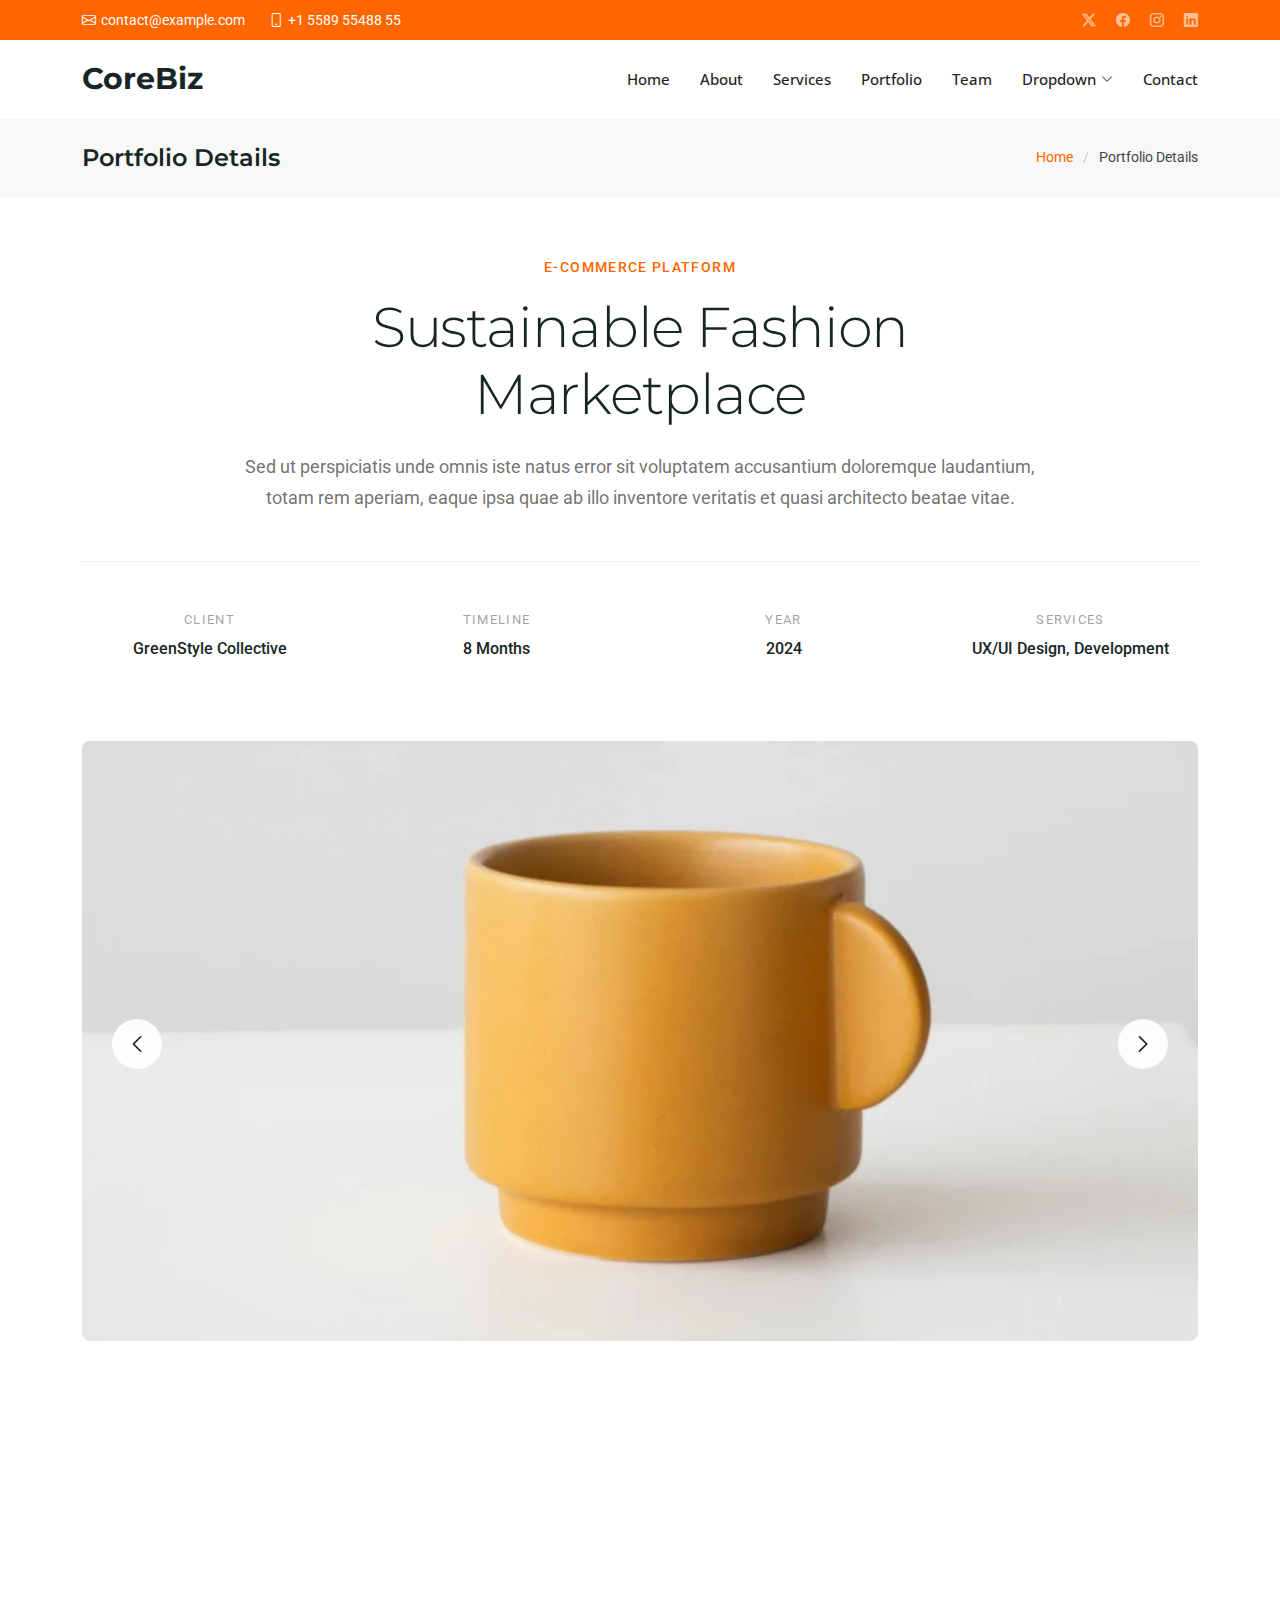
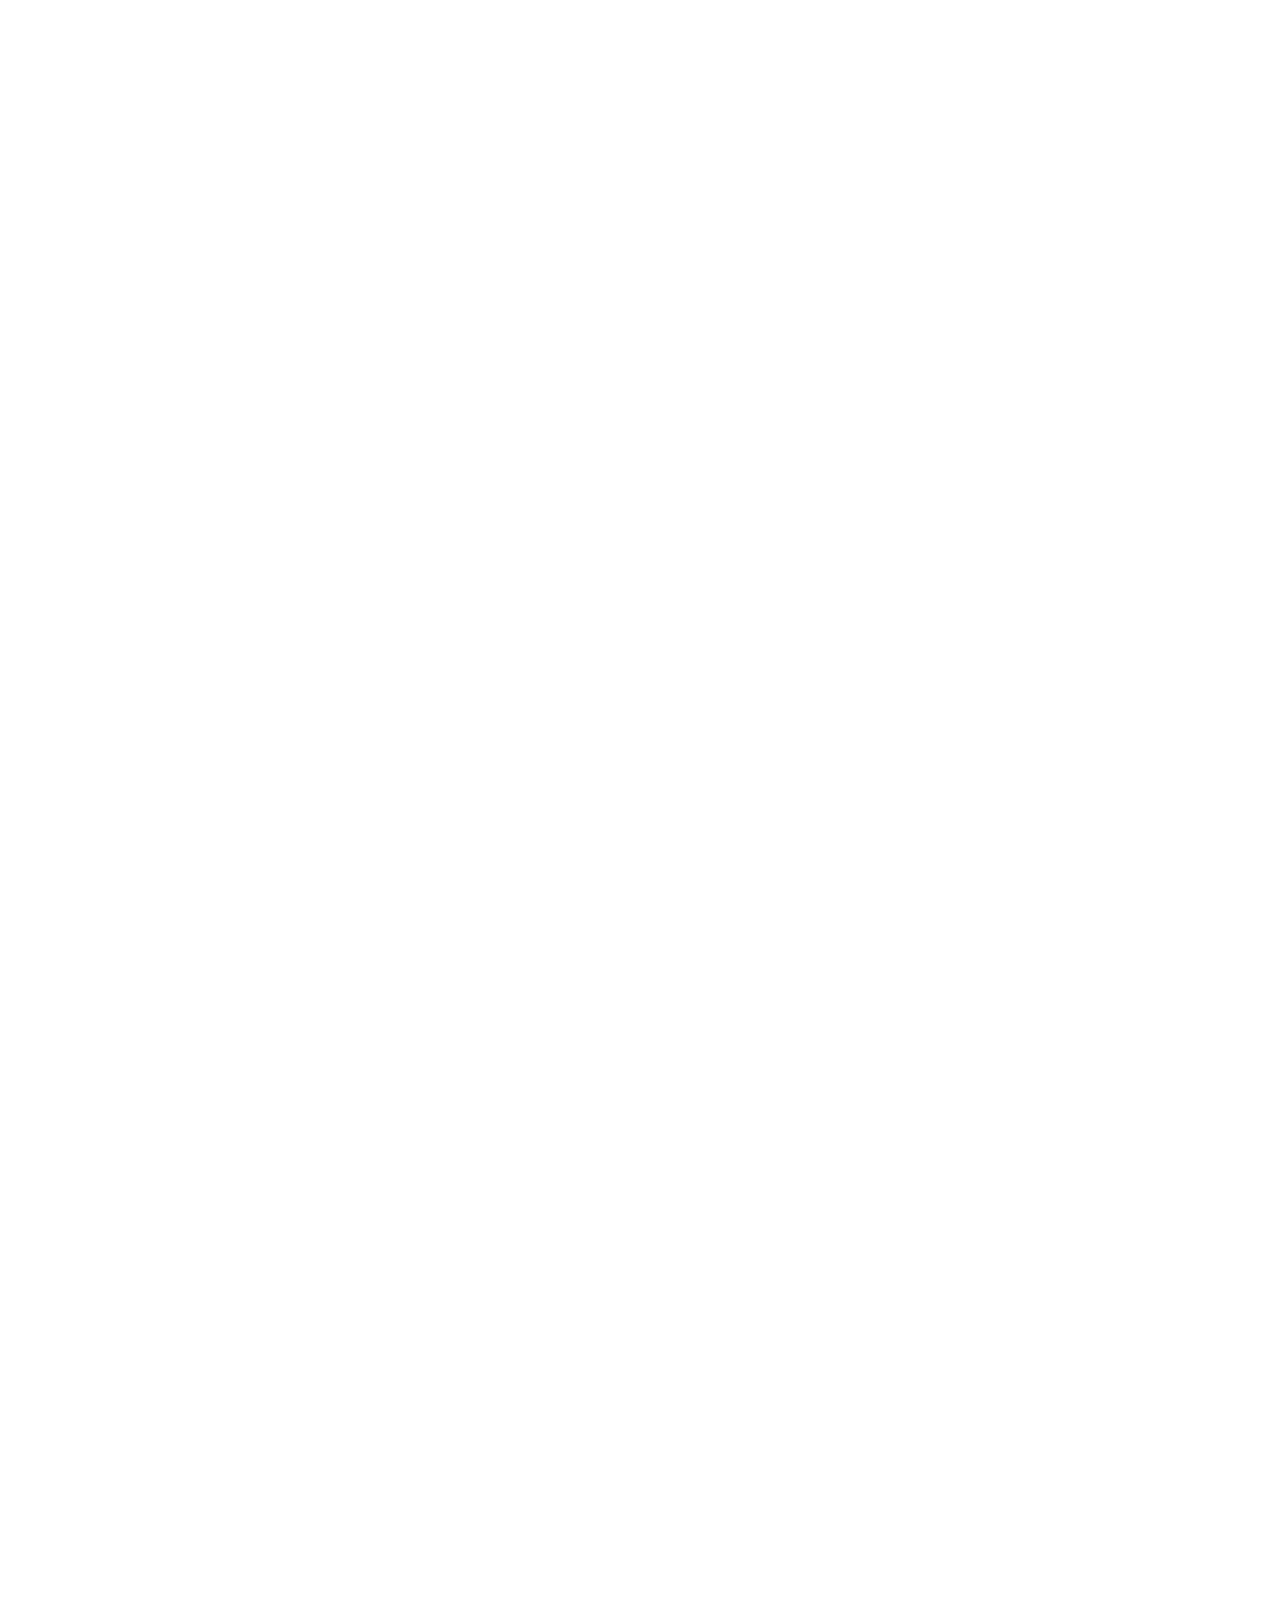
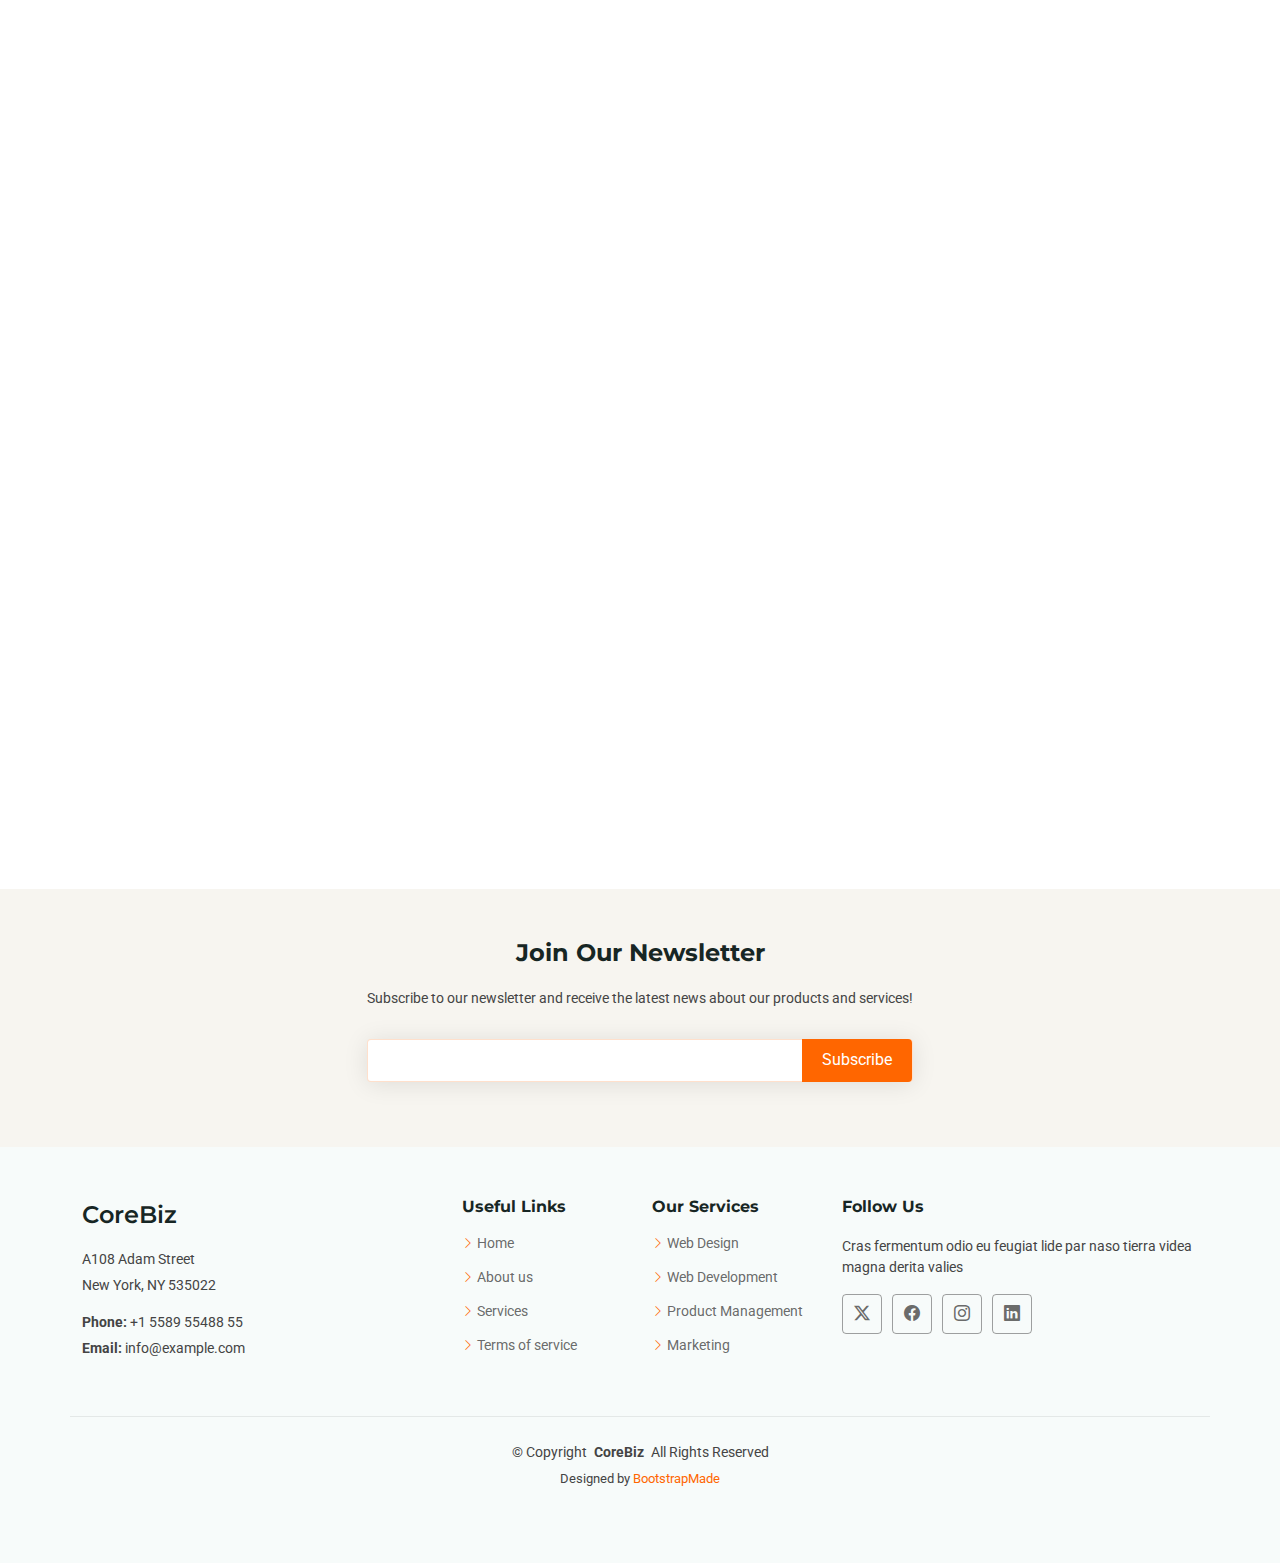
<file: portfolio-details.html>
<!DOCTYPE html>
<html lang="en">
    <head>
        <meta charset="utf-8" />
        <meta content="width=device-width, initial-scale=1.0" name="viewport" />
        <title>Portfolio Details - CoreBiz Bootstrap Template</title>
        <meta name="description" content="" />
        <meta name="keywords" content="" />

        <!-- Favicons -->
        <link href="assets/img/favicon.png" rel="icon" />
        <link href="assets/img/apple-touch-icon.png" rel="apple-touch-icon" />

        <!-- Fonts -->
        <link href="https://fonts.googleapis.com" rel="preconnect" />
        <link href="https://fonts.gstatic.com" rel="preconnect" crossorigin />
        <link
            href="https://fonts.googleapis.com/css2?family=Roboto:ital,wght@0,100;0,300;0,400;0,500;0,700;0,900;1,100;1,300;1,400;1,500;1,700;1,900&family=Open+Sans:ital,wght@0,300;0,400;0,500;0,600;0,700;0,800;1,300;1,400;1,500;1,600;1,700;1,800&family=Montserrat:ital,wght@0,100;0,200;0,300;0,400;0,500;0,600;0,700;0,800;0,900;1,100;1,200;1,300;1,400;1,500;1,600;1,700;1,800;1,900&display=swap"
            rel="stylesheet"
        />

        <!-- Vendor CSS Files -->
        <link
            href="assets/vendor/bootstrap/css/bootstrap.min.css"
            rel="stylesheet"
        />
        <link
            href="assets/vendor/bootstrap-icons/bootstrap-icons.css"
            rel="stylesheet"
        />
        <link href="assets/vendor/aos/aos.css" rel="stylesheet" />
        <link
            href="assets/vendor/glightbox/css/glightbox.min.css"
            rel="stylesheet"
        />
        <link
            href="assets/vendor/swiper/swiper-bundle.min.css"
            rel="stylesheet"
        />

        <!-- Main CSS File -->
        <link href="assets/css/main.css" rel="stylesheet" />

        <!-- =======================================================
  * Template Name: CoreBiz
  * Template URL: https://bootstrapmade.com/corebiz-bootstrap-business-template/
  * Updated: Aug 30 2025 with Bootstrap v5.3.8
  * Author: BootstrapMade.com
  * License: https://bootstrapmade.com/license/
  ======================================================== -->
    </head>

    <body class="portfolio-details-page">
        <header id="header" class="header sticky-top">
            <div class="topbar d-flex align-items-center dark-background">
                <div
                    class="container d-flex justify-content-center justify-content-md-between"
                >
                    <div class="contact-info d-flex align-items-center">
                        <i class="bi bi-envelope d-flex align-items-center"
                            ><a href="mailto:contact@example.com"
                                >contact@example.com</a
                            ></i
                        >
                        <i class="bi bi-phone d-flex align-items-center ms-4"
                            ><span>+1 5589 55488 55</span></i
                        >
                    </div>
                    <div
                        class="social-links d-none d-md-flex align-items-center"
                    >
                        <a href="#" class="twitter"
                            ><i class="bi bi-twitter-x"></i
                        ></a>
                        <a href="#" class="facebook"
                            ><i class="bi bi-facebook"></i
                        ></a>
                        <a href="#" class="instagram"
                            ><i class="bi bi-instagram"></i
                        ></a>
                        <a href="#" class="linkedin"
                            ><i class="bi bi-linkedin"></i
                        ></a>
                    </div>
                </div>
            </div>
            <!-- End Top Bar -->

            <div class="branding d-flex align-items-cente">
                <div
                    class="container position-relative d-flex align-items-center justify-content-between"
                >
                    <a href="index.html" class="logo d-flex align-items-center">
                        <!-- Uncomment the line below if you also wish to use an image logo -->
                        <!-- <img src="assets/img/logo.png" alt=""> -->
                        <h1 class="sitename">CoreBiz</h1>
                    </a>

                    <nav id="navmenu" class="navmenu">
                        <ul>
                            <li><a href="#hero">Home</a></li>
                            <li><a href="#about">About</a></li>
                            <li><a href="#services">Services</a></li>
                            <li><a href="#portfolio">Portfolio</a></li>
                            <li><a href="#team">Team</a></li>
                            <li class="dropdown">
                                <a href="#"
                                    ><span>Dropdown</span>
                                    <i
                                        class="bi bi-chevron-down toggle-dropdown"
                                    ></i
                                ></a>
                                <ul>
                                    <li><a href="#">Dropdown 1</a></li>
                                    <li class="dropdown">
                                        <a href="#"
                                            ><span>Deep Dropdown</span>
                                            <i
                                                class="bi bi-chevron-down toggle-dropdown"
                                            ></i
                                        ></a>
                                        <ul>
                                            <li>
                                                <a href="#">Deep Dropdown 1</a>
                                            </li>
                                            <li>
                                                <a href="#">Deep Dropdown 2</a>
                                            </li>
                                            <li>
                                                <a href="#">Deep Dropdown 3</a>
                                            </li>
                                            <li>
                                                <a href="#">Deep Dropdown 4</a>
                                            </li>
                                            <li>
                                                <a href="#">Deep Dropdown 5</a>
                                            </li>
                                        </ul>
                                    </li>
                                    <li><a href="#">Dropdown 2</a></li>
                                    <li><a href="#">Dropdown 3</a></li>
                                    <li><a href="#">Dropdown 4</a></li>
                                </ul>
                            </li>
                            <li><a href="#contact">Contact</a></li>
                        </ul>
                        <i class="mobile-nav-toggle d-xl-none bi bi-list"></i>
                    </nav>
                </div>
            </div>
        </header>

        <main class="main">
            <!-- Page Title -->
            <div class="page-title" data-aos="fade">
                <div
                    class="container d-lg-flex justify-content-between align-items-center"
                >
                    <h1 class="mb-2 mb-lg-0">Portfolio Details</h1>
                    <nav class="breadcrumbs">
                        <ol>
                            <li><a href="index.html">Home</a></li>
                            <li class="current">Portfolio Details</li>
                        </ol>
                    </nav>
                </div>
            </div>
            <!-- End Page Title -->

            <!-- Portfolio Details Section -->
            <section id="portfolio-details" class="portfolio-details section">
                <div class="container" data-aos="fade-up" data-aos-delay="100">
                    <div class="project-hero">
                        <div class="hero-content" data-aos="fade-up">
                            <div class="project-category">
                                E-Commerce Platform
                            </div>
                            <h1 class="project-title">
                                Sustainable Fashion Marketplace
                            </h1>
                            <p class="project-subtitle">
                                Sed ut perspiciatis unde omnis iste natus error
                                sit voluptatem accusantium doloremque
                                laudantium, totam rem aperiam, eaque ipsa quae
                                ab illo inventore veritatis et quasi architecto
                                beatae vitae.
                            </p>
                        </div>

                        <div
                            class="project-meta-grid"
                            data-aos="fade-up"
                            data-aos-delay="200"
                        >
                            <div class="meta-column">
                                <div class="meta-label">Client</div>
                                <div class="meta-value">
                                    GreenStyle Collective
                                </div>
                            </div>
                            <div class="meta-column">
                                <div class="meta-label">Timeline</div>
                                <div class="meta-value">8 Months</div>
                            </div>
                            <div class="meta-column">
                                <div class="meta-label">Year</div>
                                <div class="meta-value">2024</div>
                            </div>
                            <div class="meta-column">
                                <div class="meta-label">Services</div>
                                <div class="meta-value">
                                    UX/UI Design, Development
                                </div>
                            </div>
                        </div>
                    </div>

                    <div
                        class="visual-showcase"
                        data-aos="zoom-in"
                        data-aos-delay="100"
                    >
                        <div class="main-visual">
                            <div
                                class="portfolio-details-slider swiper init-swiper"
                            >
                                <script
                                    type="application/json"
                                    class="swiper-config"
                                >
                                    {
                                        "loop": true,
                                        "speed": 600,
                                        "autoplay": {
                                            "delay": 4000
                                        },
                                        "effect": "creative",
                                        "creativeEffect": {
                                            "prev": {
                                                "shadow": false,
                                                "translate": ["-120%", 0, -500]
                                            },
                                            "next": {
                                                "shadow": false,
                                                "translate": ["120%", 0, -500]
                                            }
                                        },
                                        "slidesPerView": 1,
                                        "navigation": {
                                            "nextEl": ".swiper-button-next",
                                            "prevEl": ".swiper-button-prev"
                                        }
                                    }
                                </script>
                                <div class="swiper-wrapper">
                                    <div class="swiper-slide">
                                        <img
                                            src="assets/img/portfolio/portfolio-5.webp"
                                            alt="Project showcase"
                                            class="img-fluid"
                                            loading="lazy"
                                        />
                                    </div>
                                    <div class="swiper-slide">
                                        <img
                                            src="assets/img/portfolio/portfolio-7.webp"
                                            alt="Project showcase"
                                            class="img-fluid"
                                            loading="lazy"
                                        />
                                    </div>
                                    <div class="swiper-slide">
                                        <img
                                            src="assets/img/portfolio/portfolio-8.webp"
                                            alt="Project showcase"
                                            class="img-fluid"
                                            loading="lazy"
                                        />
                                    </div>
                                </div>
                                <div class="swiper-button-next"></div>
                                <div class="swiper-button-prev"></div>
                            </div>
                        </div>
                    </div>

                    <div class="content-section">
                        <div class="row">
                            <div class="col-lg-8 offset-lg-2">
                                <div
                                    class="project-overview"
                                    data-aos="fade-up"
                                >
                                    <h2>Project Overview</h2>
                                    <p class="overview-text">
                                        Nulla facilisi morbi tempus iaculis urna
                                        id volutpat lacus laoreet non curabitur
                                        gravida. Arcu cursus euismod quis
                                        viverra nibh cras pulvinar mattis nunc
                                        sed. Consectetur a erat nam at lectus
                                        urna duis convallis convallis tellus.
                                    </p>

                                    <div class="challenge-solution">
                                        <div
                                            class="challenge-block"
                                            data-aos="fade-up"
                                            data-aos-delay="100"
                                        >
                                            <h3>The Challenge</h3>
                                            <p>
                                                Mauris augue neque gravida in
                                                fermentum et sollicitudin ac
                                                orci phasellus. Elementum nisi
                                                quis eleifend quam adipiscing
                                                vitae proin sagittis nisl.
                                                Scelerisque mauris pellentesque
                                                pulvinar pellentesque habitant
                                                morbi tristique senectus et.
                                            </p>
                                        </div>

                                        <div
                                            class="solution-block"
                                            data-aos="fade-up"
                                            data-aos-delay="200"
                                        >
                                            <h3>Our Approach</h3>
                                            <p>
                                                Ultrices eros in cursus turpis
                                                massa tincidunt dui ut ornare.
                                                Diam vulputate ut pharetra sit
                                                amet aliquam id diam. Ut sem
                                                nulla pharetra diam sit amet
                                                nisl suscipit adipiscing.
                                            </p>
                                        </div>
                                    </div>
                                </div>
                            </div>
                        </div>
                    </div>

                    <div
                        class="metrics-showcase"
                        data-aos="fade-up"
                        data-aos-delay="100"
                    >
                        <div class="row align-items-center">
                            <div class="col-lg-6">
                                <div class="metrics-content">
                                    <h3>Impact &amp; Results</h3>
                                    <p>
                                        Consectetur adipiscing elit pellentesque
                                        habitant morbi tristique senectus et
                                        netus et malesuada fames ac turpis
                                        egestas sed tempus.
                                    </p>
                                </div>
                            </div>
                            <div class="col-lg-6">
                                <div class="metrics-grid">
                                    <div
                                        class="metric-item"
                                        data-aos="fade-up"
                                        data-aos-delay="200"
                                    >
                                        <div class="metric-number">250%</div>
                                        <div class="metric-label">
                                            Increase in conversions
                                        </div>
                                    </div>
                                    <div
                                        class="metric-item"
                                        data-aos="fade-up"
                                        data-aos-delay="250"
                                    >
                                        <div class="metric-number">45k</div>
                                        <div class="metric-label">
                                            Monthly active users
                                        </div>
                                    </div>
                                    <div
                                        class="metric-item"
                                        data-aos="fade-up"
                                        data-aos-delay="300"
                                    >
                                        <div class="metric-number">4.9</div>
                                        <div class="metric-label">
                                            User satisfaction score
                                        </div>
                                    </div>
                                    <div
                                        class="metric-item"
                                        data-aos="fade-up"
                                        data-aos-delay="350"
                                    >
                                        <div class="metric-number">68%</div>
                                        <div class="metric-label">
                                            Reduced bounce rate
                                        </div>
                                    </div>
                                </div>
                            </div>
                        </div>
                    </div>

                    <div
                        class="technology-stack"
                        data-aos="fade-up"
                        data-aos-delay="100"
                    >
                        <div class="row">
                            <div class="col-lg-3">
                                <h3>Technology Stack</h3>
                            </div>
                            <div class="col-lg-9">
                                <div class="tech-categories">
                                    <div
                                        class="tech-category"
                                        data-aos="fade-up"
                                        data-aos-delay="150"
                                    >
                                        <div class="category-title">
                                            Frontend
                                        </div>
                                        <div class="tech-list">
                                            <span class="tech-item">React</span>
                                            <span class="tech-item"
                                                >TypeScript</span
                                            >
                                            <span class="tech-item"
                                                >Styled Components</span
                                            >
                                        </div>
                                    </div>
                                    <div
                                        class="tech-category"
                                        data-aos="fade-up"
                                        data-aos-delay="200"
                                    >
                                        <div class="category-title">
                                            Backend
                                        </div>
                                        <div class="tech-list">
                                            <span class="tech-item"
                                                >Node.js</span
                                            >
                                            <span class="tech-item"
                                                >PostgreSQL</span
                                            >
                                            <span class="tech-item"
                                                >GraphQL</span
                                            >
                                        </div>
                                    </div>
                                    <div
                                        class="tech-category"
                                        data-aos="fade-up"
                                        data-aos-delay="250"
                                    >
                                        <div class="category-title">
                                            Infrastructure
                                        </div>
                                        <div class="tech-list">
                                            <span class="tech-item">AWS</span>
                                            <span class="tech-item"
                                                >Docker</span
                                            >
                                            <span class="tech-item"
                                                >Kubernetes</span
                                            >
                                        </div>
                                    </div>
                                </div>
                            </div>
                        </div>
                    </div>

                    <div
                        class="process-gallery"
                        data-aos="fade-up"
                        data-aos-delay="100"
                    >
                        <h3>Design Process</h3>
                        <div class="gallery-masonry">
                            <div
                                class="gallery-item large"
                                data-aos="fade-up"
                                data-aos-delay="150"
                            >
                                <img
                                    src="assets/img/portfolio/portfolio-11.webp"
                                    alt="Design process"
                                    class="img-fluid glightbox"
                                    loading="lazy"
                                />
                                <div class="gallery-caption">
                                    User Research &amp; Personas
                                </div>
                            </div>
                            <div
                                class="gallery-item"
                                data-aos="fade-up"
                                data-aos-delay="200"
                            >
                                <img
                                    src="assets/img/portfolio/portfolio-12.webp"
                                    alt="Design process"
                                    class="img-fluid glightbox"
                                    loading="lazy"
                                />
                                <div class="gallery-caption">Wireframes</div>
                            </div>
                            <div
                                class="gallery-item"
                                data-aos="fade-up"
                                data-aos-delay="250"
                            >
                                <img
                                    src="assets/img/portfolio/portfolio-3.webp"
                                    alt="Design process"
                                    class="img-fluid glightbox"
                                    loading="lazy"
                                />
                                <div class="gallery-caption">Prototypes</div>
                            </div>
                            <div
                                class="gallery-item"
                                data-aos="fade-up"
                                data-aos-delay="300"
                            >
                                <img
                                    src="assets/img/portfolio/portfolio-4.webp"
                                    alt="Design process"
                                    class="img-fluid glightbox"
                                    loading="lazy"
                                />
                                <div class="gallery-caption">Final Design</div>
                            </div>
                        </div>
                    </div>

                    <div
                        class="key-features-section"
                        data-aos="fade-up"
                        data-aos-delay="100"
                    >
                        <div class="row">
                            <div class="col-lg-4">
                                <div class="features-intro">
                                    <h3>Key Features</h3>
                                    <p>
                                        Ut enim ad minim veniam quis nostrud
                                        exercitation ullamco laboris nisi ut
                                        aliquip ex ea commodo consequat.
                                    </p>
                                </div>
                            </div>
                            <div class="col-lg-8">
                                <div class="features-list">
                                    <div
                                        class="feature-row"
                                        data-aos="fade-up"
                                        data-aos-delay="150"
                                    >
                                        <div class="feature-icon">
                                            <i class="bi bi-search"></i>
                                        </div>
                                        <div class="feature-content">
                                            <h4>Advanced Search Filters</h4>
                                            <p>
                                                Duis aute irure dolor in
                                                reprehenderit in voluptate velit
                                                esse cillum dolore eu fugiat
                                                nulla pariatur.
                                            </p>
                                        </div>
                                    </div>
                                    <div
                                        class="feature-row"
                                        data-aos="fade-up"
                                        data-aos-delay="200"
                                    >
                                        <div class="feature-icon">
                                            <i class="bi bi-heart"></i>
                                        </div>
                                        <div class="feature-content">
                                            <h4>Sustainability Scoring</h4>
                                            <p>
                                                Excepteur sint occaecat
                                                cupidatat non proident sunt in
                                                culpa qui officia deserunt
                                                mollit anim.
                                            </p>
                                        </div>
                                    </div>
                                    <div
                                        class="feature-row"
                                        data-aos="fade-up"
                                        data-aos-delay="250"
                                    >
                                        <div class="feature-icon">
                                            <i class="bi bi-people"></i>
                                        </div>
                                        <div class="feature-content">
                                            <h4>Community Reviews</h4>
                                            <p>
                                                Sed ut perspiciatis unde omnis
                                                iste natus error sit voluptatem
                                                accusantium doloremque
                                                laudantium.
                                            </p>
                                        </div>
                                    </div>
                                </div>
                            </div>
                        </div>
                    </div>

                    <div
                        class="project-footer"
                        data-aos="fade-up"
                        data-aos-delay="200"
                    >
                        <div class="footer-navigation">
                            <a href="#" class="nav-link prev-project">
                                <span class="nav-direction">Previous</span>
                                <span class="nav-title"
                                    >Digital Banking App</span
                                >
                            </a>
                            <a href="#" class="nav-link all-projects">
                                <i class="bi bi-grid-3x3-gap"></i>
                                <span>All Projects</span>
                            </a>
                            <a href="#" class="nav-link next-project">
                                <span class="nav-direction">Next</span>
                                <span class="nav-title"
                                    >Healthcare Dashboard</span
                                >
                            </a>
                        </div>
                    </div>
                </div>
            </section>
            <!-- /Portfolio Details Section -->
        </main>

        <footer id="footer" class="footer light-background">
            <div class="footer-newsletter">
                <div class="container">
                    <div class="row justify-content-center text-center">
                        <div class="col-lg-6">
                            <h4>Join Our Newsletter</h4>
                            <p>
                                Subscribe to our newsletter and receive the
                                latest news about our products and services!
                            </p>
                            <form
                                action="forms/newsletter.php"
                                method="post"
                                class="php-email-form"
                            >
                                <div class="newsletter-form">
                                    <input type="email" name="email" /><input
                                        type="submit"
                                        value="Subscribe"
                                    />
                                </div>
                                <div class="loading">Loading</div>
                                <div class="error-message"></div>
                                <div class="sent-message">
                                    Your subscription request has been sent.
                                    Thank you!
                                </div>
                            </form>
                        </div>
                    </div>
                </div>
            </div>

            <div class="container footer-top">
                <div class="row gy-4">
                    <div class="col-lg-4 col-md-6 footer-about">
                        <a href="index.html" class="d-flex align-items-center">
                            <span class="sitename">CoreBiz</span>
                        </a>
                        <div class="footer-contact pt-3">
                            <p>A108 Adam Street</p>
                            <p>New York, NY 535022</p>
                            <p class="mt-3">
                                <strong>Phone:</strong>
                                <span>+1 5589 55488 55</span>
                            </p>
                            <p>
                                <strong>Email:</strong>
                                <span>info@example.com</span>
                            </p>
                        </div>
                    </div>

                    <div class="col-lg-2 col-md-3 footer-links">
                        <h4>Useful Links</h4>
                        <ul>
                            <li>
                                <i class="bi bi-chevron-right"></i>
                                <a href="#">Home</a>
                            </li>
                            <li>
                                <i class="bi bi-chevron-right"></i>
                                <a href="#">About us</a>
                            </li>
                            <li>
                                <i class="bi bi-chevron-right"></i>
                                <a href="#">Services</a>
                            </li>
                            <li>
                                <i class="bi bi-chevron-right"></i>
                                <a href="#">Terms of service</a>
                            </li>
                        </ul>
                    </div>

                    <div class="col-lg-2 col-md-3 footer-links">
                        <h4>Our Services</h4>
                        <ul>
                            <li>
                                <i class="bi bi-chevron-right"></i>
                                <a href="#">Web Design</a>
                            </li>
                            <li>
                                <i class="bi bi-chevron-right"></i>
                                <a href="#">Web Development</a>
                            </li>
                            <li>
                                <i class="bi bi-chevron-right"></i>
                                <a href="#">Product Management</a>
                            </li>
                            <li>
                                <i class="bi bi-chevron-right"></i>
                                <a href="#">Marketing</a>
                            </li>
                        </ul>
                    </div>

                    <div class="col-lg-4 col-md-12">
                        <h4>Follow Us</h4>
                        <p>
                            Cras fermentum odio eu feugiat lide par naso tierra
                            videa magna derita valies
                        </p>
                        <div class="social-links d-flex">
                            <a href=""><i class="bi bi-twitter-x"></i></a>
                            <a href=""><i class="bi bi-facebook"></i></a>
                            <a href=""><i class="bi bi-instagram"></i></a>
                            <a href=""><i class="bi bi-linkedin"></i></a>
                        </div>
                    </div>
                </div>
            </div>

            <div class="container copyright text-center mt-4">
                <p>
                    © <span>Copyright</span>
                    <strong class="px-1 sitename">CoreBiz</strong>
                    <span>All Rights Reserved</span>
                </p>
                <div class="credits">
                    <!-- All the links in the footer should remain intact. -->
                    <!-- You can delete the links only if you've purchased the pro version. -->
                    <!-- Licensing information: https://bootstrapmade.com/license/ -->
                    <!-- Purchase the pro version with working PHP/AJAX contact form: [buy-url] -->
                    Designed by
                    <a href="https://bootstrapmade.com/">BootstrapMade</a>
                </div>
            </div>
        </footer>

        <!-- Scroll Top -->
        <a
            href="#"
            id="scroll-top"
            class="scroll-top d-flex align-items-center justify-content-center"
            ><i class="bi bi-arrow-up-short"></i
        ></a>

        <!-- Preloader -->
        <div id="preloader">
            <div></div>
            <div></div>
            <div></div>
            <div></div>
        </div>

        <!-- Vendor JS Files -->
        <script src="assets/vendor/bootstrap/js/bootstrap.bundle.min.js"></script>
        <script src="assets/vendor/php-email-form/validate.js"></script>
        <script src="assets/vendor/aos/aos.js"></script>
        <script src="assets/vendor/glightbox/js/glightbox.min.js"></script>
        <script src="assets/vendor/purecounter/purecounter_vanilla.js"></script>
        <script src="assets/vendor/waypoints/noframework.waypoints.js"></script>
        <script src="assets/vendor/swiper/swiper-bundle.min.js"></script>
        <script src="assets/vendor/imagesloaded/imagesloaded.pkgd.min.js"></script>
        <script src="assets/vendor/isotope-layout/isotope.pkgd.min.js"></script>

        <!-- Main JS File -->
        <script src="assets/js/main.js"></script>
    </body>
</html>
</file>
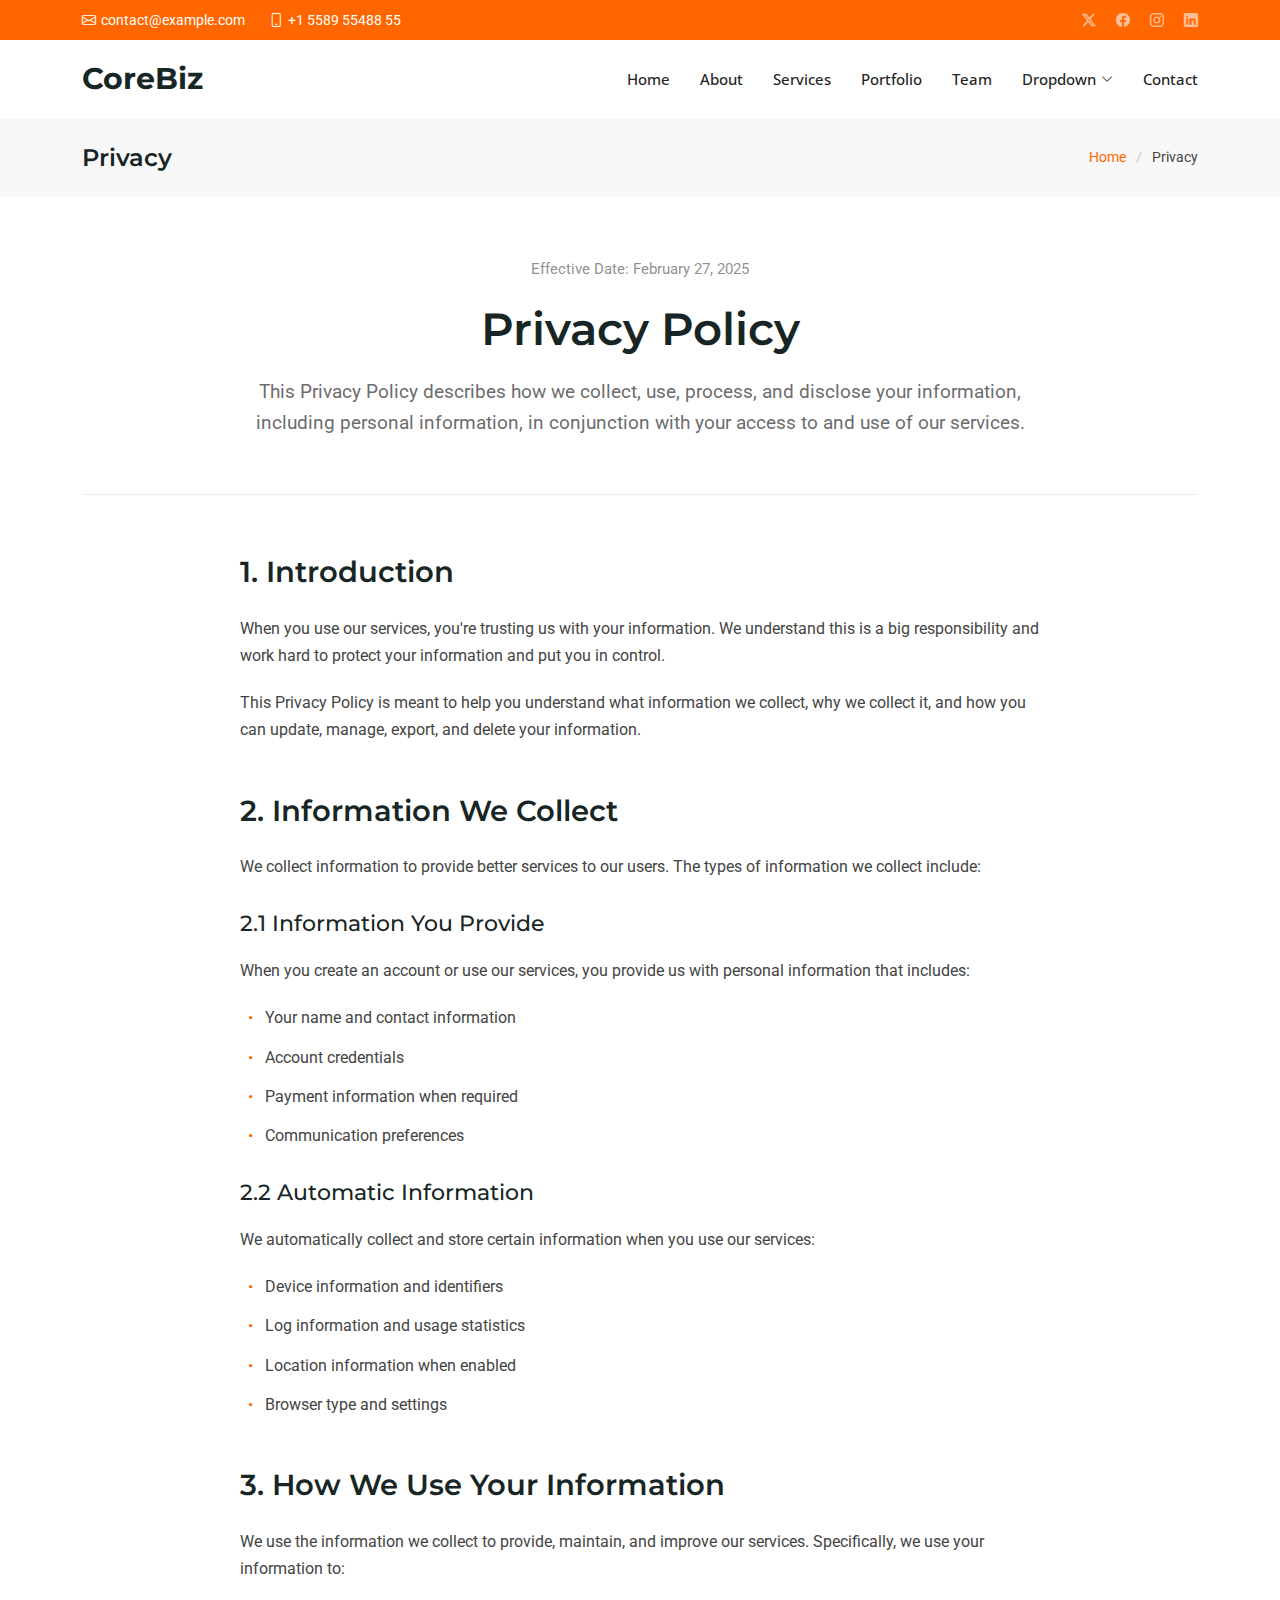
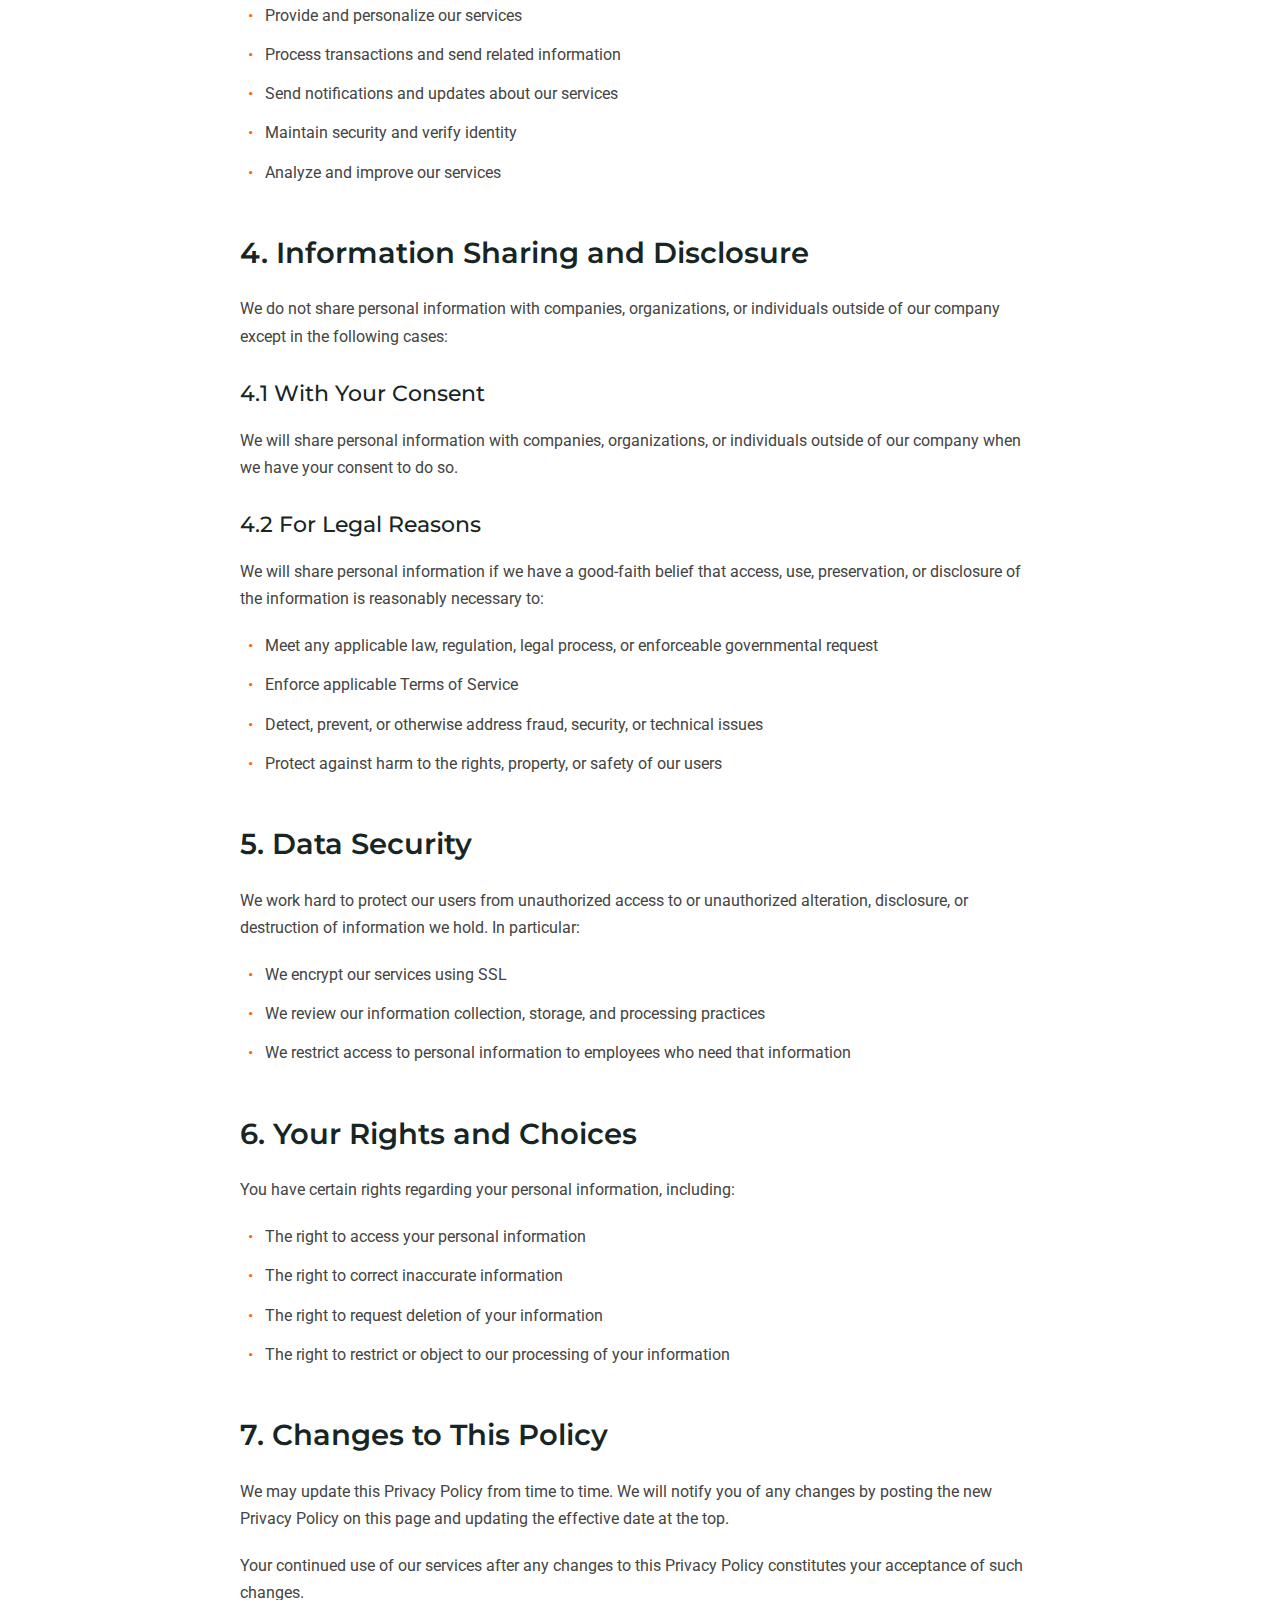
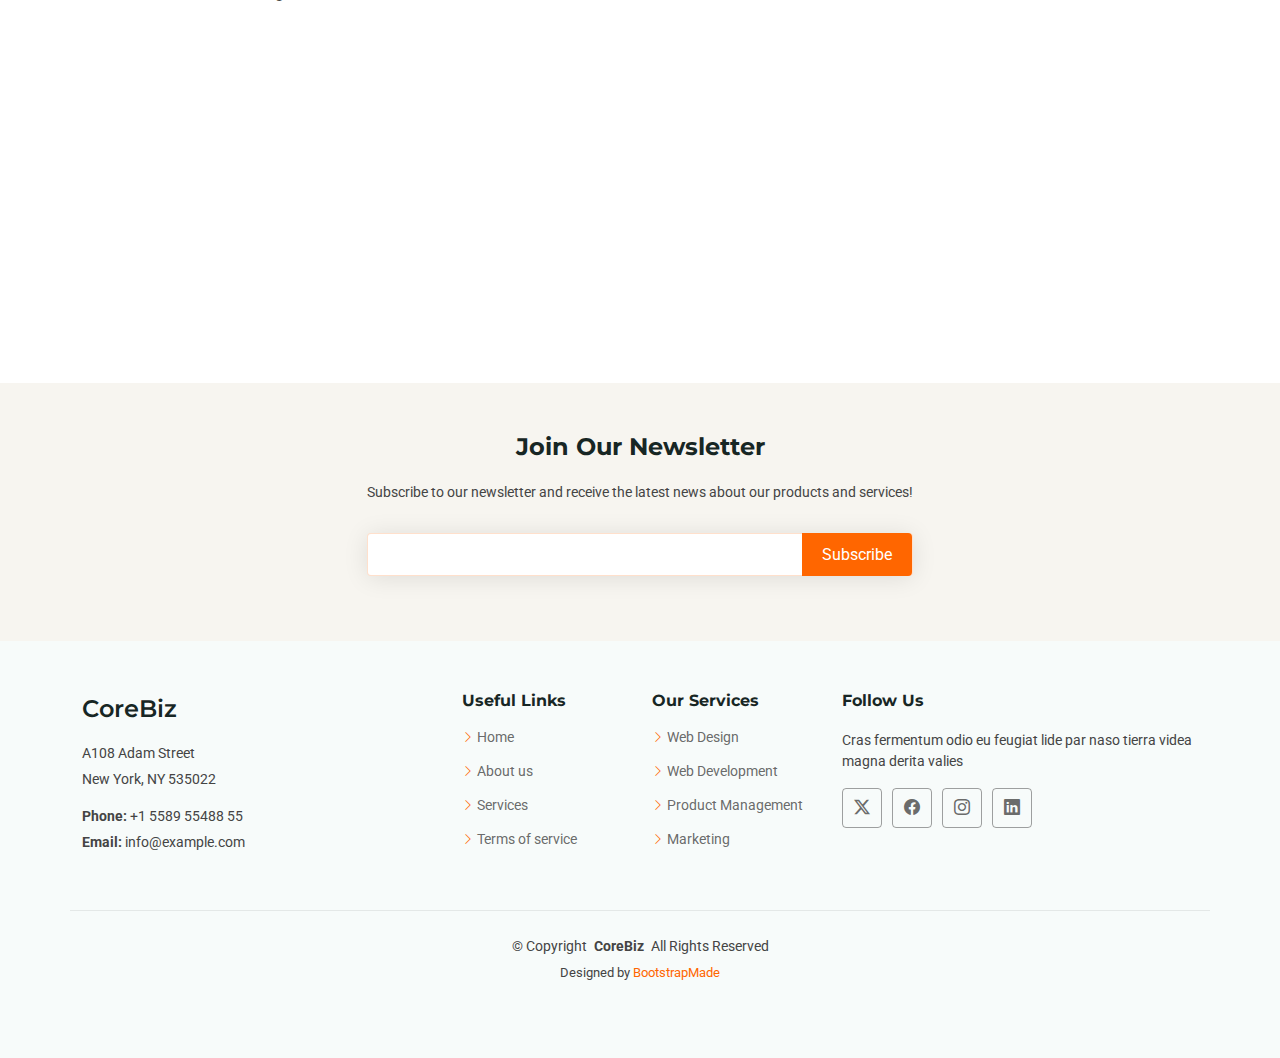
<file: privacy.html>
<!DOCTYPE html>
<html lang="en">
    <head>
        <meta charset="utf-8" />
        <meta content="width=device-width, initial-scale=1.0" name="viewport" />
        <title>Privacy - CoreBiz Bootstrap Template</title>
        <meta name="description" content="" />
        <meta name="keywords" content="" />

        <!-- Favicons -->
        <link href="assets/img/favicon.png" rel="icon" />
        <link href="assets/img/apple-touch-icon.png" rel="apple-touch-icon" />

        <!-- Fonts -->
        <link href="https://fonts.googleapis.com" rel="preconnect" />
        <link href="https://fonts.gstatic.com" rel="preconnect" crossorigin />
        <link
            href="https://fonts.googleapis.com/css2?family=Roboto:ital,wght@0,100;0,300;0,400;0,500;0,700;0,900;1,100;1,300;1,400;1,500;1,700;1,900&family=Open+Sans:ital,wght@0,300;0,400;0,500;0,600;0,700;0,800;1,300;1,400;1,500;1,600;1,700;1,800&family=Montserrat:ital,wght@0,100;0,200;0,300;0,400;0,500;0,600;0,700;0,800;0,900;1,100;1,200;1,300;1,400;1,500;1,600;1,700;1,800;1,900&display=swap"
            rel="stylesheet"
        />

        <!-- Vendor CSS Files -->
        <link
            href="assets/vendor/bootstrap/css/bootstrap.min.css"
            rel="stylesheet"
        />
        <link
            href="assets/vendor/bootstrap-icons/bootstrap-icons.css"
            rel="stylesheet"
        />
        <link href="assets/vendor/aos/aos.css" rel="stylesheet" />
        <link
            href="assets/vendor/glightbox/css/glightbox.min.css"
            rel="stylesheet"
        />
        <link
            href="assets/vendor/swiper/swiper-bundle.min.css"
            rel="stylesheet"
        />

        <!-- Main CSS File -->
        <link href="assets/css/main.css" rel="stylesheet" />

        <!-- =======================================================
  * Template Name: CoreBiz
  * Template URL: https://bootstrapmade.com/corebiz-bootstrap-business-template/
  * Updated: Aug 30 2025 with Bootstrap v5.3.8
  * Author: BootstrapMade.com
  * License: https://bootstrapmade.com/license/
  ======================================================== -->
    </head>

    <body class="privacy-page">
        <header id="header" class="header sticky-top">
            <div class="topbar d-flex align-items-center dark-background">
                <div
                    class="container d-flex justify-content-center justify-content-md-between"
                >
                    <div class="contact-info d-flex align-items-center">
                        <i class="bi bi-envelope d-flex align-items-center"
                            ><a href="mailto:contact@example.com"
                                >contact@example.com</a
                            ></i
                        >
                        <i class="bi bi-phone d-flex align-items-center ms-4"
                            ><span>+1 5589 55488 55</span></i
                        >
                    </div>
                    <div
                        class="social-links d-none d-md-flex align-items-center"
                    >
                        <a href="#" class="twitter"
                            ><i class="bi bi-twitter-x"></i
                        ></a>
                        <a href="#" class="facebook"
                            ><i class="bi bi-facebook"></i
                        ></a>
                        <a href="#" class="instagram"
                            ><i class="bi bi-instagram"></i
                        ></a>
                        <a href="#" class="linkedin"
                            ><i class="bi bi-linkedin"></i
                        ></a>
                    </div>
                </div>
            </div>
            <!-- End Top Bar -->

            <div class="branding d-flex align-items-cente">
                <div
                    class="container position-relative d-flex align-items-center justify-content-between"
                >
                    <a href="index.html" class="logo d-flex align-items-center">
                        <!-- Uncomment the line below if you also wish to use an image logo -->
                        <!-- <img src="assets/img/logo.png" alt=""> -->
                        <h1 class="sitename">CoreBiz</h1>
                    </a>

                    <nav id="navmenu" class="navmenu">
                        <ul>
                            <li><a href="#hero">Home</a></li>
                            <li><a href="#about">About</a></li>
                            <li><a href="#services">Services</a></li>
                            <li><a href="#portfolio">Portfolio</a></li>
                            <li><a href="#team">Team</a></li>
                            <li class="dropdown">
                                <a href="#"
                                    ><span>Dropdown</span>
                                    <i
                                        class="bi bi-chevron-down toggle-dropdown"
                                    ></i
                                ></a>
                                <ul>
                                    <li><a href="#">Dropdown 1</a></li>
                                    <li class="dropdown">
                                        <a href="#"
                                            ><span>Deep Dropdown</span>
                                            <i
                                                class="bi bi-chevron-down toggle-dropdown"
                                            ></i
                                        ></a>
                                        <ul>
                                            <li>
                                                <a href="#">Deep Dropdown 1</a>
                                            </li>
                                            <li>
                                                <a href="#">Deep Dropdown 2</a>
                                            </li>
                                            <li>
                                                <a href="#">Deep Dropdown 3</a>
                                            </li>
                                            <li>
                                                <a href="#">Deep Dropdown 4</a>
                                            </li>
                                            <li>
                                                <a href="#">Deep Dropdown 5</a>
                                            </li>
                                        </ul>
                                    </li>
                                    <li><a href="#">Dropdown 2</a></li>
                                    <li><a href="#">Dropdown 3</a></li>
                                    <li><a href="#">Dropdown 4</a></li>
                                </ul>
                            </li>
                            <li><a href="#contact">Contact</a></li>
                        </ul>
                        <i class="mobile-nav-toggle d-xl-none bi bi-list"></i>
                    </nav>
                </div>
            </div>
        </header>

        <main class="main">
            <!-- Page Title -->
            <div class="page-title" data-aos="fade">
                <div
                    class="container d-lg-flex justify-content-between align-items-center"
                >
                    <h1 class="mb-2 mb-lg-0">Privacy</h1>
                    <nav class="breadcrumbs">
                        <ol>
                            <li><a href="index.html">Home</a></li>
                            <li class="current">Privacy</li>
                        </ol>
                    </nav>
                </div>
            </div>
            <!-- End Page Title -->

            <!-- Privacy 2 Section -->
            <section id="privacy-2" class="privacy-2 section">
                <div class="container" data-aos="fade-up">
                    <!-- Header -->
                    <div class="privacy-header" data-aos="fade-up">
                        <div class="header-content">
                            <div class="last-updated">
                                Effective Date: February 27, 2025
                            </div>
                            <h1>Privacy Policy</h1>
                            <p class="intro-text">
                                This Privacy Policy describes how we collect,
                                use, process, and disclose your information,
                                including personal information, in conjunction
                                with your access to and use of our services.
                            </p>
                        </div>
                    </div>

                    <!-- Main Content -->
                    <div class="privacy-content" data-aos="fade-up">
                        <!-- Introduction -->
                        <div class="content-section">
                            <h2>1. Introduction</h2>
                            <p>
                                When you use our services, you're trusting us
                                with your information. We understand this is a
                                big responsibility and work hard to protect your
                                information and put you in control.
                            </p>
                            <p>
                                This Privacy Policy is meant to help you
                                understand what information we collect, why we
                                collect it, and how you can update, manage,
                                export, and delete your information.
                            </p>
                        </div>

                        <!-- Information Collection -->
                        <div class="content-section">
                            <h2>2. Information We Collect</h2>
                            <p>
                                We collect information to provide better
                                services to our users. The types of information
                                we collect include:
                            </p>

                            <h3>2.1 Information You Provide</h3>
                            <p>
                                When you create an account or use our services,
                                you provide us with personal information that
                                includes:
                            </p>
                            <ul>
                                <li>Your name and contact information</li>
                                <li>Account credentials</li>
                                <li>Payment information when required</li>
                                <li>Communication preferences</li>
                            </ul>

                            <h3>2.2 Automatic Information</h3>
                            <p>
                                We automatically collect and store certain
                                information when you use our services:
                            </p>
                            <ul>
                                <li>Device information and identifiers</li>
                                <li>Log information and usage statistics</li>
                                <li>Location information when enabled</li>
                                <li>Browser type and settings</li>
                            </ul>
                        </div>

                        <!-- Use of Information -->
                        <div class="content-section">
                            <h2>3. How We Use Your Information</h2>
                            <p>
                                We use the information we collect to provide,
                                maintain, and improve our services.
                                Specifically, we use your information to:
                            </p>
                            <ul>
                                <li>Provide and personalize our services</li>
                                <li>
                                    Process transactions and send related
                                    information
                                </li>
                                <li>
                                    Send notifications and updates about our
                                    services
                                </li>
                                <li>Maintain security and verify identity</li>
                                <li>Analyze and improve our services</li>
                            </ul>
                        </div>

                        <!-- Information Sharing -->
                        <div class="content-section">
                            <h2>4. Information Sharing and Disclosure</h2>
                            <p>
                                We do not share personal information with
                                companies, organizations, or individuals outside
                                of our company except in the following cases:
                            </p>

                            <h3>4.1 With Your Consent</h3>
                            <p>
                                We will share personal information with
                                companies, organizations, or individuals outside
                                of our company when we have your consent to do
                                so.
                            </p>

                            <h3>4.2 For Legal Reasons</h3>
                            <p>
                                We will share personal information if we have a
                                good-faith belief that access, use,
                                preservation, or disclosure of the information
                                is reasonably necessary to:
                            </p>
                            <ul>
                                <li>
                                    Meet any applicable law, regulation, legal
                                    process, or enforceable governmental request
                                </li>
                                <li>Enforce applicable Terms of Service</li>
                                <li>
                                    Detect, prevent, or otherwise address fraud,
                                    security, or technical issues
                                </li>
                                <li>
                                    Protect against harm to the rights,
                                    property, or safety of our users
                                </li>
                            </ul>
                        </div>

                        <!-- Data Security -->
                        <div class="content-section">
                            <h2>5. Data Security</h2>
                            <p>
                                We work hard to protect our users from
                                unauthorized access to or unauthorized
                                alteration, disclosure, or destruction of
                                information we hold. In particular:
                            </p>
                            <ul>
                                <li>We encrypt our services using SSL</li>
                                <li>
                                    We review our information collection,
                                    storage, and processing practices
                                </li>
                                <li>
                                    We restrict access to personal information
                                    to employees who need that information
                                </li>
                            </ul>
                        </div>

                        <!-- Your Rights -->
                        <div class="content-section">
                            <h2>6. Your Rights and Choices</h2>
                            <p>
                                You have certain rights regarding your personal
                                information, including:
                            </p>
                            <ul>
                                <li>
                                    The right to access your personal
                                    information
                                </li>
                                <li>
                                    The right to correct inaccurate information
                                </li>
                                <li>
                                    The right to request deletion of your
                                    information
                                </li>
                                <li>
                                    The right to restrict or object to our
                                    processing of your information
                                </li>
                            </ul>
                        </div>

                        <!-- Policy Updates -->
                        <div class="content-section">
                            <h2>7. Changes to This Policy</h2>
                            <p>
                                We may update this Privacy Policy from time to
                                time. We will notify you of any changes by
                                posting the new Privacy Policy on this page and
                                updating the effective date at the top.
                            </p>
                            <p>
                                Your continued use of our services after any
                                changes to this Privacy Policy constitutes your
                                acceptance of such changes.
                            </p>
                        </div>
                    </div>

                    <!-- Contact Section -->
                    <div class="privacy-contact" data-aos="fade-up">
                        <h2>Contact Us</h2>
                        <p>
                            If you have any questions about this Privacy Policy
                            or our practices, please contact us:
                        </p>
                        <div class="contact-details">
                            <p><strong>Email:</strong> privacy@example.com</p>
                            <p>
                                <strong>Address:</strong> 123 Privacy Street,
                                Security City, 12345
                            </p>
                        </div>
                    </div>
                </div>
            </section>
            <!-- /Privacy 2 Section -->
        </main>

        <footer id="footer" class="footer light-background">
            <div class="footer-newsletter">
                <div class="container">
                    <div class="row justify-content-center text-center">
                        <div class="col-lg-6">
                            <h4>Join Our Newsletter</h4>
                            <p>
                                Subscribe to our newsletter and receive the
                                latest news about our products and services!
                            </p>
                            <form
                                action="forms/newsletter.php"
                                method="post"
                                class="php-email-form"
                            >
                                <div class="newsletter-form">
                                    <input type="email" name="email" /><input
                                        type="submit"
                                        value="Subscribe"
                                    />
                                </div>
                                <div class="loading">Loading</div>
                                <div class="error-message"></div>
                                <div class="sent-message">
                                    Your subscription request has been sent.
                                    Thank you!
                                </div>
                            </form>
                        </div>
                    </div>
                </div>
            </div>

            <div class="container footer-top">
                <div class="row gy-4">
                    <div class="col-lg-4 col-md-6 footer-about">
                        <a href="index.html" class="d-flex align-items-center">
                            <span class="sitename">CoreBiz</span>
                        </a>
                        <div class="footer-contact pt-3">
                            <p>A108 Adam Street</p>
                            <p>New York, NY 535022</p>
                            <p class="mt-3">
                                <strong>Phone:</strong>
                                <span>+1 5589 55488 55</span>
                            </p>
                            <p>
                                <strong>Email:</strong>
                                <span>info@example.com</span>
                            </p>
                        </div>
                    </div>

                    <div class="col-lg-2 col-md-3 footer-links">
                        <h4>Useful Links</h4>
                        <ul>
                            <li>
                                <i class="bi bi-chevron-right"></i>
                                <a href="#">Home</a>
                            </li>
                            <li>
                                <i class="bi bi-chevron-right"></i>
                                <a href="#">About us</a>
                            </li>
                            <li>
                                <i class="bi bi-chevron-right"></i>
                                <a href="#">Services</a>
                            </li>
                            <li>
                                <i class="bi bi-chevron-right"></i>
                                <a href="#">Terms of service</a>
                            </li>
                        </ul>
                    </div>

                    <div class="col-lg-2 col-md-3 footer-links">
                        <h4>Our Services</h4>
                        <ul>
                            <li>
                                <i class="bi bi-chevron-right"></i>
                                <a href="#">Web Design</a>
                            </li>
                            <li>
                                <i class="bi bi-chevron-right"></i>
                                <a href="#">Web Development</a>
                            </li>
                            <li>
                                <i class="bi bi-chevron-right"></i>
                                <a href="#">Product Management</a>
                            </li>
                            <li>
                                <i class="bi bi-chevron-right"></i>
                                <a href="#">Marketing</a>
                            </li>
                        </ul>
                    </div>

                    <div class="col-lg-4 col-md-12">
                        <h4>Follow Us</h4>
                        <p>
                            Cras fermentum odio eu feugiat lide par naso tierra
                            videa magna derita valies
                        </p>
                        <div class="social-links d-flex">
                            <a href=""><i class="bi bi-twitter-x"></i></a>
                            <a href=""><i class="bi bi-facebook"></i></a>
                            <a href=""><i class="bi bi-instagram"></i></a>
                            <a href=""><i class="bi bi-linkedin"></i></a>
                        </div>
                    </div>
                </div>
            </div>

            <div class="container copyright text-center mt-4">
                <p>
                    © <span>Copyright</span>
                    <strong class="px-1 sitename">CoreBiz</strong>
                    <span>All Rights Reserved</span>
                </p>
                <div class="credits">
                    <!-- All the links in the footer should remain intact. -->
                    <!-- You can delete the links only if you've purchased the pro version. -->
                    <!-- Licensing information: https://bootstrapmade.com/license/ -->
                    <!-- Purchase the pro version with working PHP/AJAX contact form: [buy-url] -->
                    Designed by
                    <a href="https://bootstrapmade.com/">BootstrapMade</a>
                </div>
            </div>
        </footer>

        <!-- Scroll Top -->
        <a
            href="#"
            id="scroll-top"
            class="scroll-top d-flex align-items-center justify-content-center"
            ><i class="bi bi-arrow-up-short"></i
        ></a>

        <!-- Preloader -->
        <div id="preloader">
            <div></div>
            <div></div>
            <div></div>
            <div></div>
        </div>

        <!-- Vendor JS Files -->
        <script src="assets/vendor/bootstrap/js/bootstrap.bundle.min.js"></script>
        <script src="assets/vendor/php-email-form/validate.js"></script>
        <script src="assets/vendor/aos/aos.js"></script>
        <script src="assets/vendor/glightbox/js/glightbox.min.js"></script>
        <script src="assets/vendor/purecounter/purecounter_vanilla.js"></script>
        <script src="assets/vendor/waypoints/noframework.waypoints.js"></script>
        <script src="assets/vendor/swiper/swiper-bundle.min.js"></script>
        <script src="assets/vendor/imagesloaded/imagesloaded.pkgd.min.js"></script>
        <script src="assets/vendor/isotope-layout/isotope.pkgd.min.js"></script>

        <!-- Main JS File -->
        <script src="assets/js/main.js"></script>
    </body>
</html>
</file>
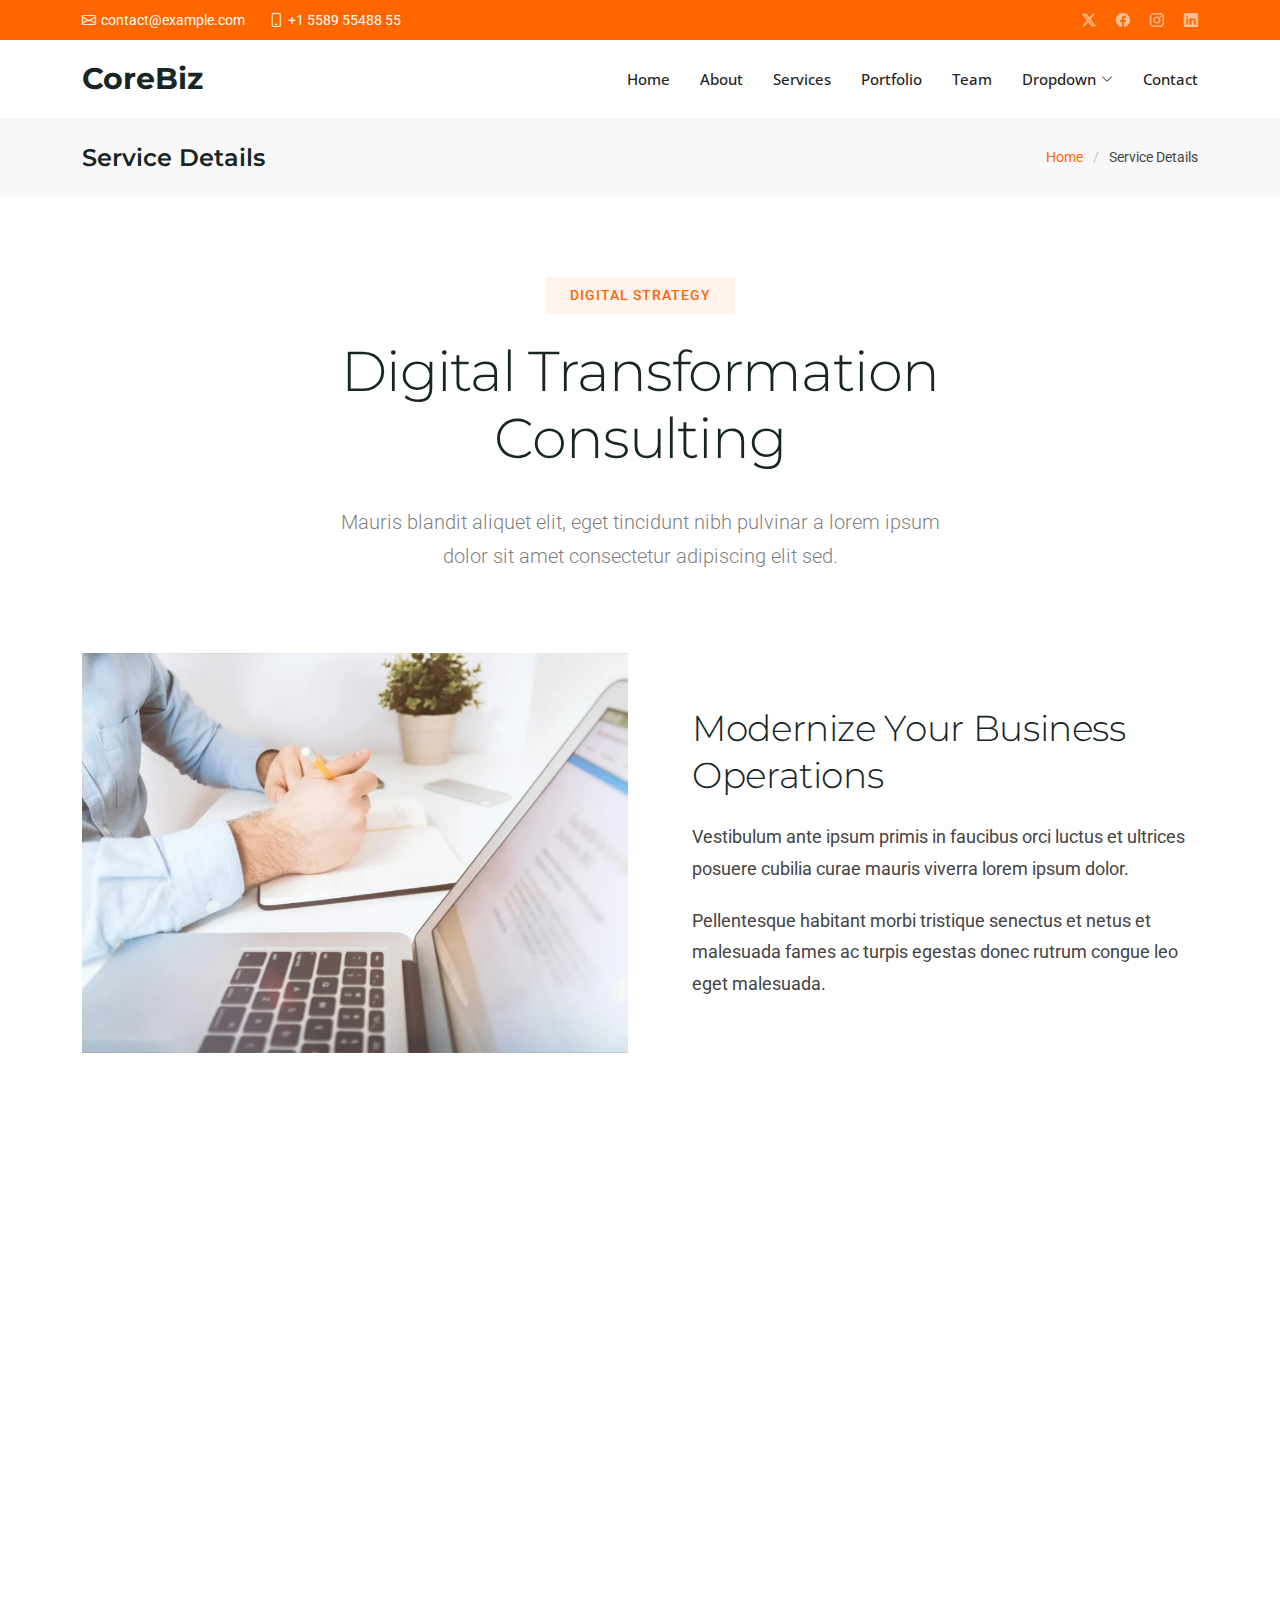
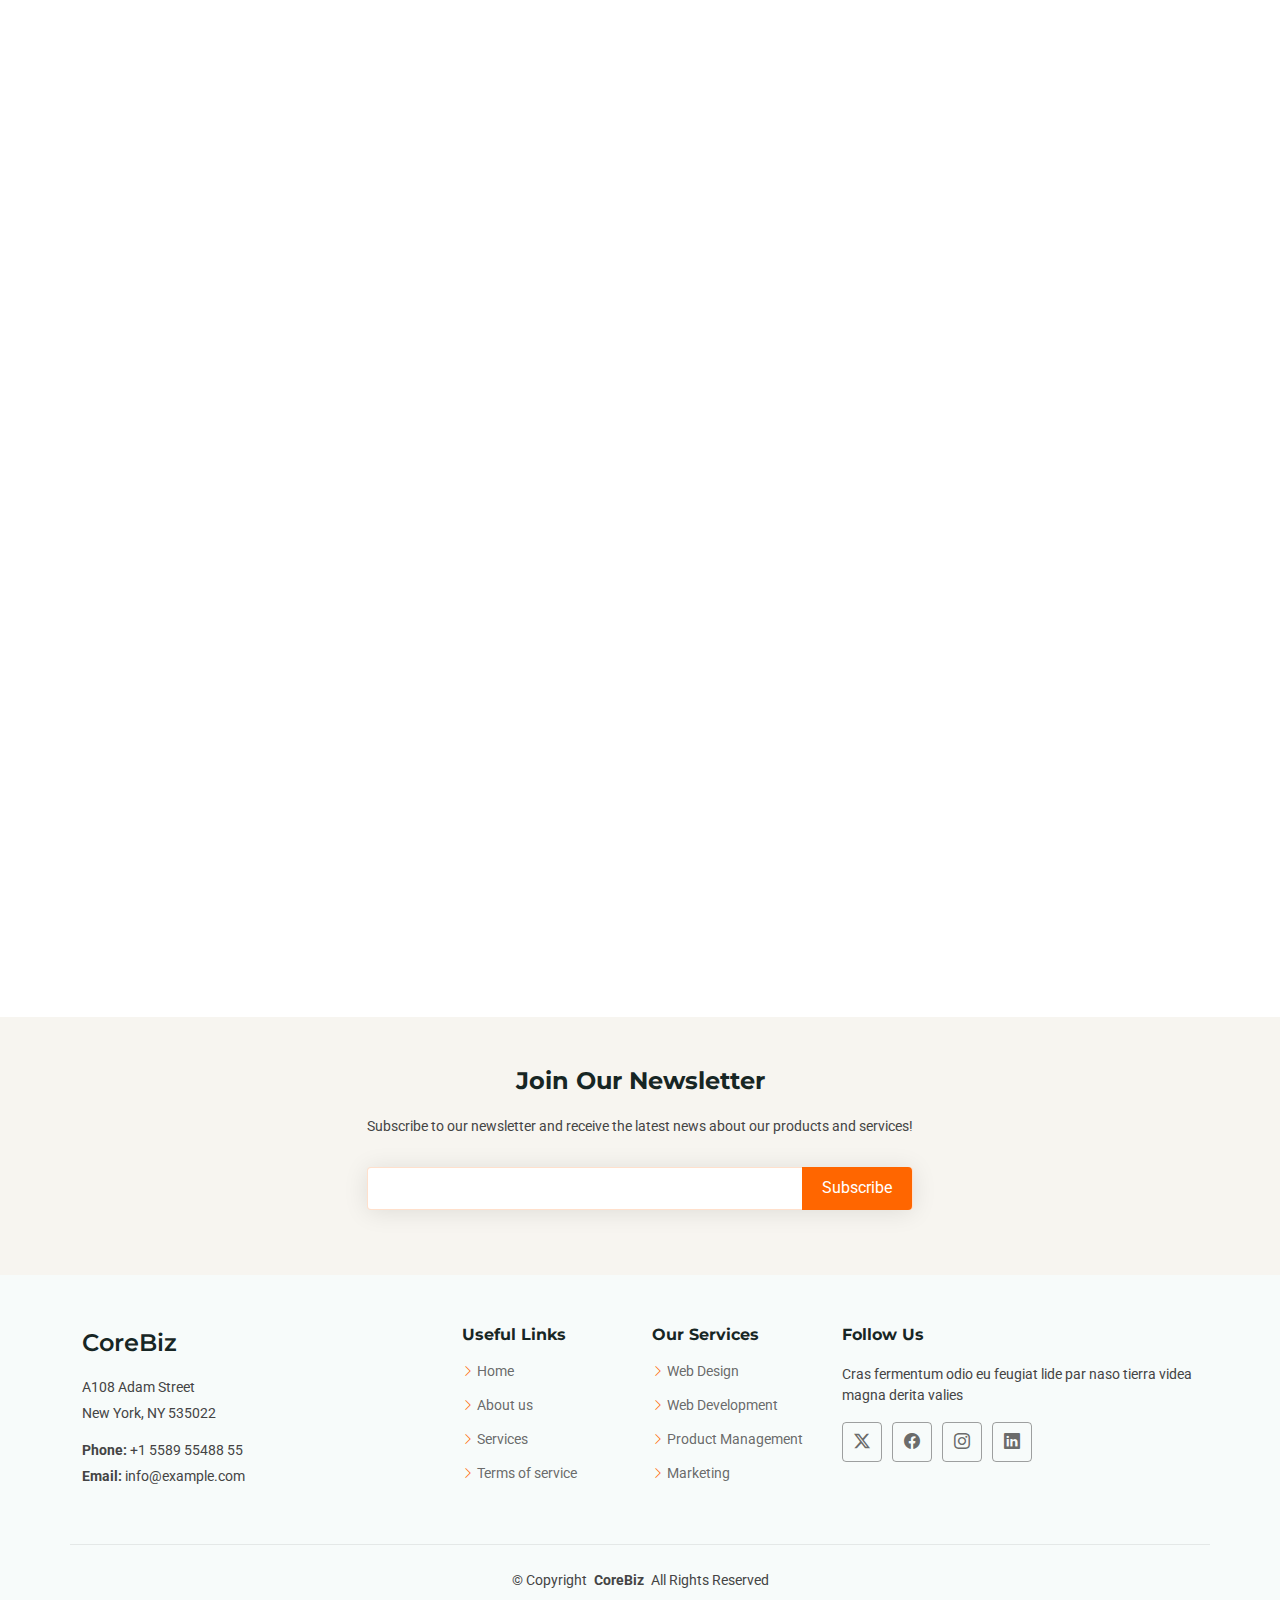
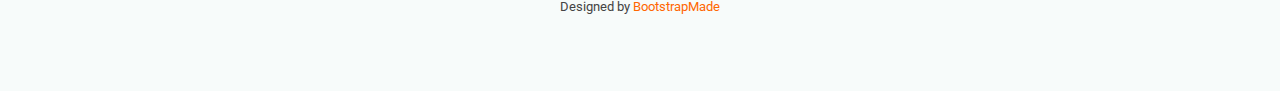
<file: service-details.html>
<!DOCTYPE html>
<html lang="en">
    <head>
        <meta charset="utf-8" />
        <meta content="width=device-width, initial-scale=1.0" name="viewport" />
        <title>Service Details - CoreBiz Bootstrap Template</title>
        <meta name="description" content="" />
        <meta name="keywords" content="" />

        <!-- Favicons -->
        <link href="assets/img/favicon.png" rel="icon" />
        <link href="assets/img/apple-touch-icon.png" rel="apple-touch-icon" />

        <!-- Fonts -->
        <link href="https://fonts.googleapis.com" rel="preconnect" />
        <link href="https://fonts.gstatic.com" rel="preconnect" crossorigin />
        <link
            href="https://fonts.googleapis.com/css2?family=Roboto:ital,wght@0,100;0,300;0,400;0,500;0,700;0,900;1,100;1,300;1,400;1,500;1,700;1,900&family=Open+Sans:ital,wght@0,300;0,400;0,500;0,600;0,700;0,800;1,300;1,400;1,500;1,600;1,700;1,800&family=Montserrat:ital,wght@0,100;0,200;0,300;0,400;0,500;0,600;0,700;0,800;0,900;1,100;1,200;1,300;1,400;1,500;1,600;1,700;1,800;1,900&display=swap"
            rel="stylesheet"
        />

        <!-- Vendor CSS Files -->
        <link
            href="assets/vendor/bootstrap/css/bootstrap.min.css"
            rel="stylesheet"
        />
        <link
            href="assets/vendor/bootstrap-icons/bootstrap-icons.css"
            rel="stylesheet"
        />
        <link href="assets/vendor/aos/aos.css" rel="stylesheet" />
        <link
            href="assets/vendor/glightbox/css/glightbox.min.css"
            rel="stylesheet"
        />
        <link
            href="assets/vendor/swiper/swiper-bundle.min.css"
            rel="stylesheet"
        />

        <!-- Main CSS File -->
        <link href="assets/css/main.css" rel="stylesheet" />

        <!-- =======================================================
  * Template Name: CoreBiz
  * Template URL: https://bootstrapmade.com/corebiz-bootstrap-business-template/
  * Updated: Aug 30 2025 with Bootstrap v5.3.8
  * Author: BootstrapMade.com
  * License: https://bootstrapmade.com/license/
  ======================================================== -->
    </head>

    <body class="service-details-page">
        <header id="header" class="header sticky-top">
            <div class="topbar d-flex align-items-center dark-background">
                <div
                    class="container d-flex justify-content-center justify-content-md-between"
                >
                    <div class="contact-info d-flex align-items-center">
                        <i class="bi bi-envelope d-flex align-items-center"
                            ><a href="mailto:contact@example.com"
                                >contact@example.com</a
                            ></i
                        >
                        <i class="bi bi-phone d-flex align-items-center ms-4"
                            ><span>+1 5589 55488 55</span></i
                        >
                    </div>
                    <div
                        class="social-links d-none d-md-flex align-items-center"
                    >
                        <a href="#" class="twitter"
                            ><i class="bi bi-twitter-x"></i
                        ></a>
                        <a href="#" class="facebook"
                            ><i class="bi bi-facebook"></i
                        ></a>
                        <a href="#" class="instagram"
                            ><i class="bi bi-instagram"></i
                        ></a>
                        <a href="#" class="linkedin"
                            ><i class="bi bi-linkedin"></i
                        ></a>
                    </div>
                </div>
            </div>
            <!-- End Top Bar -->

            <div class="branding d-flex align-items-cente">
                <div
                    class="container position-relative d-flex align-items-center justify-content-between"
                >
                    <a href="index.html" class="logo d-flex align-items-center">
                        <!-- Uncomment the line below if you also wish to use an image logo -->
                        <!-- <img src="assets/img/logo.png" alt=""> -->
                        <h1 class="sitename">CoreBiz</h1>
                    </a>

                    <nav id="navmenu" class="navmenu">
                        <ul>
                            <li><a href="#hero">Home</a></li>
                            <li><a href="#about">About</a></li>
                            <li><a href="#services">Services</a></li>
                            <li><a href="#portfolio">Portfolio</a></li>
                            <li><a href="#team">Team</a></li>
                            <li class="dropdown">
                                <a href="#"
                                    ><span>Dropdown</span>
                                    <i
                                        class="bi bi-chevron-down toggle-dropdown"
                                    ></i
                                ></a>
                                <ul>
                                    <li><a href="#">Dropdown 1</a></li>
                                    <li class="dropdown">
                                        <a href="#"
                                            ><span>Deep Dropdown</span>
                                            <i
                                                class="bi bi-chevron-down toggle-dropdown"
                                            ></i
                                        ></a>
                                        <ul>
                                            <li>
                                                <a href="#">Deep Dropdown 1</a>
                                            </li>
                                            <li>
                                                <a href="#">Deep Dropdown 2</a>
                                            </li>
                                            <li>
                                                <a href="#">Deep Dropdown 3</a>
                                            </li>
                                            <li>
                                                <a href="#">Deep Dropdown 4</a>
                                            </li>
                                            <li>
                                                <a href="#">Deep Dropdown 5</a>
                                            </li>
                                        </ul>
                                    </li>
                                    <li><a href="#">Dropdown 2</a></li>
                                    <li><a href="#">Dropdown 3</a></li>
                                    <li><a href="#">Dropdown 4</a></li>
                                </ul>
                            </li>
                            <li><a href="#contact">Contact</a></li>
                        </ul>
                        <i class="mobile-nav-toggle d-xl-none bi bi-list"></i>
                    </nav>
                </div>
            </div>
        </header>

        <main class="main">
            <!-- Page Title -->
            <div class="page-title" data-aos="fade">
                <div
                    class="container d-lg-flex justify-content-between align-items-center"
                >
                    <h1 class="mb-2 mb-lg-0">Service Details</h1>
                    <nav class="breadcrumbs">
                        <ol>
                            <li><a href="index.html">Home</a></li>
                            <li class="current">Service Details</li>
                        </ol>
                    </nav>
                </div>
            </div>
            <!-- End Page Title -->

            <!-- Service Details Section -->
            <section id="service-details" class="service-details section">
                <div class="container" data-aos="fade-up" data-aos-delay="100">
                    <div class="row">
                        <!-- Service Introduction -->
                        <div class="col-lg-8 mx-auto">
                            <div
                                class="service-intro"
                                data-aos="fade-up"
                                data-aos-delay="100"
                            >
                                <div class="service-badge">
                                    <span>Digital Strategy</span>
                                </div>
                                <h1>Digital Transformation Consulting</h1>
                                <p class="lead">
                                    Mauris blandit aliquet elit, eget tincidunt
                                    nibh pulvinar a lorem ipsum dolor sit amet
                                    consectetur adipiscing elit sed.
                                </p>
                            </div>
                        </div>
                    </div>

                    <!-- Service Details Grid -->
                    <div class="service-content">
                        <!-- Main Visual Section -->
                        <div
                            class="visual-section"
                            data-aos="fade-up"
                            data-aos-delay="200"
                        >
                            <div class="row align-items-center">
                                <div class="col-lg-6">
                                    <div class="service-image">
                                        <img
                                            src="assets/img/services/services-1.webp"
                                            alt="Digital Transformation"
                                            class="img-fluid"
                                        />
                                    </div>
                                </div>
                                <div class="col-lg-6">
                                    <div class="service-text">
                                        <h2>
                                            Modernize Your Business Operations
                                        </h2>
                                        <p>
                                            Vestibulum ante ipsum primis in
                                            faucibus orci luctus et ultrices
                                            posuere cubilia curae mauris viverra
                                            lorem ipsum dolor.
                                        </p>
                                        <p>
                                            Pellentesque habitant morbi
                                            tristique senectus et netus et
                                            malesuada fames ac turpis egestas
                                            donec rutrum congue leo eget
                                            malesuada.
                                        </p>
                                    </div>
                                </div>
                            </div>
                        </div>

                        <!-- Service Features -->
                        <div
                            class="features-section"
                            data-aos="fade-up"
                            data-aos-delay="300"
                        >
                            <div class="row">
                                <div class="col-lg-3 col-md-6">
                                    <div class="feature-item">
                                        <div class="feature-icon">
                                            <i class="bi bi-cpu"></i>
                                        </div>
                                        <h4>Technology Integration</h4>
                                        <p>
                                            Sed porttitor lectus nibh vestibulum
                                            ac diam sit amet quam vehicula.
                                        </p>
                                    </div>
                                </div>

                                <div class="col-lg-3 col-md-6">
                                    <div class="feature-item">
                                        <div class="feature-icon">
                                            <i class="bi bi-diagram-3"></i>
                                        </div>
                                        <h4>Process Automation</h4>
                                        <p>
                                            Curabitur arcu erat accumsan id
                                            imperdiet et porttitor at sem
                                            vestibulum.
                                        </p>
                                    </div>
                                </div>

                                <div class="col-lg-3 col-md-6">
                                    <div class="feature-item">
                                        <div class="feature-icon">
                                            <i class="bi bi-bar-chart"></i>
                                        </div>
                                        <h4>Performance Analytics</h4>
                                        <p>
                                            Vivamus suscipit tortor eget felis
                                            porttitor volutpat mauris blandit
                                            aliquet.
                                        </p>
                                    </div>
                                </div>

                                <div class="col-lg-3 col-md-6">
                                    <div class="feature-item">
                                        <div class="feature-icon">
                                            <i class="bi bi-shield-check"></i>
                                        </div>
                                        <h4>Security Framework</h4>
                                        <p>
                                            Donec rutrum congue leo eget
                                            malesuada vivamus magna justo
                                            lacinia.
                                        </p>
                                    </div>
                                </div>
                            </div>
                        </div>

                        <!-- Service Process -->
                        <div
                            class="process-section"
                            data-aos="fade-up"
                            data-aos-delay="400"
                        >
                            <div class="row">
                                <div class="col-lg-6">
                                    <div class="process-info">
                                        <h3>Our Transformation Process</h3>
                                        <p>
                                            Curabitur non nulla sit amet nisl
                                            tempus convallis quis ac lectus
                                            pellentesque habitant morbi
                                            tristique senectus et netus et
                                            malesuada fames.
                                        </p>
                                    </div>
                                </div>
                                <div class="col-lg-6">
                                    <div class="process-steps">
                                        <div class="step">
                                            <div class="step-number">01</div>
                                            <div class="step-content">
                                                <h5>
                                                    Assessment &amp; Planning
                                                </h5>
                                                <p>
                                                    Current state analysis and
                                                    strategic roadmap
                                                    development with clear
                                                    objectives and milestones.
                                                </p>
                                            </div>
                                        </div>

                                        <div class="step">
                                            <div class="step-number">02</div>
                                            <div class="step-content">
                                                <h5>
                                                    Implementation &amp; Testing
                                                </h5>
                                                <p>
                                                    Systematic deployment of
                                                    solutions with rigorous
                                                    testing and quality
                                                    assurance protocols.
                                                </p>
                                            </div>
                                        </div>

                                        <div class="step">
                                            <div class="step-number">03</div>
                                            <div class="step-content">
                                                <h5>
                                                    Launch &amp; Optimization
                                                </h5>
                                                <p>
                                                    Go-live support and
                                                    continuous optimization
                                                    based on performance metrics
                                                    and user feedback.
                                                </p>
                                            </div>
                                        </div>

                                        <div class="step">
                                            <div class="step-number">04</div>
                                            <div class="step-content">
                                                <h5>Ongoing Support</h5>
                                                <p>
                                                    Dedicated support team and
                                                    regular reviews to ensure
                                                    sustained performance and
                                                    growth.
                                                </p>
                                            </div>
                                        </div>
                                    </div>
                                </div>
                            </div>
                        </div>
                    </div>

                    <!-- Service Information Cards -->
                    <div
                        class="info-grid"
                        data-aos="fade-up"
                        data-aos-delay="500"
                    >
                        <div class="row">
                            <!-- Pricing Information -->
                            <div class="col-lg-4">
                                <div class="info-card">
                                    <div class="info-header">
                                        <h4>Investment Details</h4>
                                    </div>
                                    <div class="info-content">
                                        <div class="price-range">
                                            <span class="price-label"
                                                >Starting from</span
                                            >
                                            <span class="price-value"
                                                >$25,000</span
                                            >
                                        </div>
                                        <ul class="info-list">
                                            <li>12-20 weeks timeline</li>
                                            <li>Dedicated project manager</li>
                                            <li>
                                                Post-launch support included
                                            </li>
                                            <li>
                                                ROI tracking &amp; reporting
                                            </li>
                                        </ul>
                                    </div>
                                </div>
                            </div>

                            <!-- Client Testimonial -->
                            <div class="col-lg-4">
                                <div class="info-card">
                                    <div class="testimonial-content">
                                        <p>
                                            "Cras ultricies ligula sed magna
                                            dictum porta donec rutrum congue leo
                                            eget malesuada vestibulum ante
                                            ipsum."
                                        </p>
                                        <div class="testimonial-author">
                                            <img
                                                src="assets/img/person/person-f-7.webp"
                                                alt="Sarah Johnson"
                                                class="author-image"
                                            />
                                            <div class="author-info">
                                                <h6>Sarah Johnson</h6>
                                                <span
                                                    >CTO, Innovation Labs</span
                                                >
                                            </div>
                                        </div>
                                    </div>
                                </div>
                            </div>

                            <!-- Contact Form -->
                            <div class="col-lg-4">
                                <div class="info-card">
                                    <div class="info-header">
                                        <h4>Get Started</h4>
                                        <p>
                                            Schedule a discovery call to discuss
                                            your transformation goals.
                                        </p>
                                    </div>

                                    <form
                                        action="forms/contact.php"
                                        method="post"
                                        class="php-email-form service-form"
                                    >
                                        <div class="form-field">
                                            <input
                                                type="text"
                                                name="name"
                                                placeholder="Your Name"
                                                required=""
                                            />
                                        </div>

                                        <div class="form-field">
                                            <input
                                                type="email"
                                                name="email"
                                                placeholder="Email Address"
                                                required=""
                                            />
                                        </div>

                                        <div class="form-field">
                                            <input
                                                type="tel"
                                                name="phone"
                                                placeholder="Phone Number"
                                            />
                                        </div>

                                        <input
                                            type="hidden"
                                            name="subject"
                                            value="Digital Transformation Consultation"
                                        />

                                        <div class="form-field">
                                            <textarea
                                                name="message"
                                                rows="3"
                                                placeholder="Briefly describe your current challenges..."
                                                required=""
                                            ></textarea>
                                        </div>

                                        <div class="loading">Loading</div>
                                        <div class="error-message"></div>
                                        <div class="sent-message">
                                            Your request has been sent. Thank
                                            you!
                                        </div>

                                        <button
                                            type="submit"
                                            class="submit-btn"
                                        >
                                            <span>Schedule Call</span>
                                            <i class="bi bi-arrow-right"></i>
                                        </button>
                                    </form>
                                </div>
                            </div>
                        </div>
                    </div>
                </div>
            </section>
            <!-- /Service Details Section -->
        </main>

        <footer id="footer" class="footer light-background">
            <div class="footer-newsletter">
                <div class="container">
                    <div class="row justify-content-center text-center">
                        <div class="col-lg-6">
                            <h4>Join Our Newsletter</h4>
                            <p>
                                Subscribe to our newsletter and receive the
                                latest news about our products and services!
                            </p>
                            <form
                                action="forms/newsletter.php"
                                method="post"
                                class="php-email-form"
                            >
                                <div class="newsletter-form">
                                    <input type="email" name="email" /><input
                                        type="submit"
                                        value="Subscribe"
                                    />
                                </div>
                                <div class="loading">Loading</div>
                                <div class="error-message"></div>
                                <div class="sent-message">
                                    Your subscription request has been sent.
                                    Thank you!
                                </div>
                            </form>
                        </div>
                    </div>
                </div>
            </div>

            <div class="container footer-top">
                <div class="row gy-4">
                    <div class="col-lg-4 col-md-6 footer-about">
                        <a href="index.html" class="d-flex align-items-center">
                            <span class="sitename">CoreBiz</span>
                        </a>
                        <div class="footer-contact pt-3">
                            <p>A108 Adam Street</p>
                            <p>New York, NY 535022</p>
                            <p class="mt-3">
                                <strong>Phone:</strong>
                                <span>+1 5589 55488 55</span>
                            </p>
                            <p>
                                <strong>Email:</strong>
                                <span>info@example.com</span>
                            </p>
                        </div>
                    </div>

                    <div class="col-lg-2 col-md-3 footer-links">
                        <h4>Useful Links</h4>
                        <ul>
                            <li>
                                <i class="bi bi-chevron-right"></i>
                                <a href="#">Home</a>
                            </li>
                            <li>
                                <i class="bi bi-chevron-right"></i>
                                <a href="#">About us</a>
                            </li>
                            <li>
                                <i class="bi bi-chevron-right"></i>
                                <a href="#">Services</a>
                            </li>
                            <li>
                                <i class="bi bi-chevron-right"></i>
                                <a href="#">Terms of service</a>
                            </li>
                        </ul>
                    </div>

                    <div class="col-lg-2 col-md-3 footer-links">
                        <h4>Our Services</h4>
                        <ul>
                            <li>
                                <i class="bi bi-chevron-right"></i>
                                <a href="#">Web Design</a>
                            </li>
                            <li>
                                <i class="bi bi-chevron-right"></i>
                                <a href="#">Web Development</a>
                            </li>
                            <li>
                                <i class="bi bi-chevron-right"></i>
                                <a href="#">Product Management</a>
                            </li>
                            <li>
                                <i class="bi bi-chevron-right"></i>
                                <a href="#">Marketing</a>
                            </li>
                        </ul>
                    </div>

                    <div class="col-lg-4 col-md-12">
                        <h4>Follow Us</h4>
                        <p>
                            Cras fermentum odio eu feugiat lide par naso tierra
                            videa magna derita valies
                        </p>
                        <div class="social-links d-flex">
                            <a href=""><i class="bi bi-twitter-x"></i></a>
                            <a href=""><i class="bi bi-facebook"></i></a>
                            <a href=""><i class="bi bi-instagram"></i></a>
                            <a href=""><i class="bi bi-linkedin"></i></a>
                        </div>
                    </div>
                </div>
            </div>

            <div class="container copyright text-center mt-4">
                <p>
                    © <span>Copyright</span>
                    <strong class="px-1 sitename">CoreBiz</strong>
                    <span>All Rights Reserved</span>
                </p>
                <div class="credits">
                    <!-- All the links in the footer should remain intact. -->
                    <!-- You can delete the links only if you've purchased the pro version. -->
                    <!-- Licensing information: https://bootstrapmade.com/license/ -->
                    <!-- Purchase the pro version with working PHP/AJAX contact form: [buy-url] -->
                    Designed by
                    <a href="https://bootstrapmade.com/">BootstrapMade</a>
                </div>
            </div>
        </footer>

        <!-- Scroll Top -->
        <a
            href="#"
            id="scroll-top"
            class="scroll-top d-flex align-items-center justify-content-center"
            ><i class="bi bi-arrow-up-short"></i
        ></a>

        <!-- Preloader -->
        <div id="preloader">
            <div></div>
            <div></div>
            <div></div>
            <div></div>
        </div>

        <!-- Vendor JS Files -->
        <script src="assets/vendor/bootstrap/js/bootstrap.bundle.min.js"></script>
        <script src="assets/vendor/php-email-form/validate.js"></script>
        <script src="assets/vendor/aos/aos.js"></script>
        <script src="assets/vendor/glightbox/js/glightbox.min.js"></script>
        <script src="assets/vendor/purecounter/purecounter_vanilla.js"></script>
        <script src="assets/vendor/waypoints/noframework.waypoints.js"></script>
        <script src="assets/vendor/swiper/swiper-bundle.min.js"></script>
        <script src="assets/vendor/imagesloaded/imagesloaded.pkgd.min.js"></script>
        <script src="assets/vendor/isotope-layout/isotope.pkgd.min.js"></script>

        <!-- Main JS File -->
        <script src="assets/js/main.js"></script>
    </body>
</html>
</file>
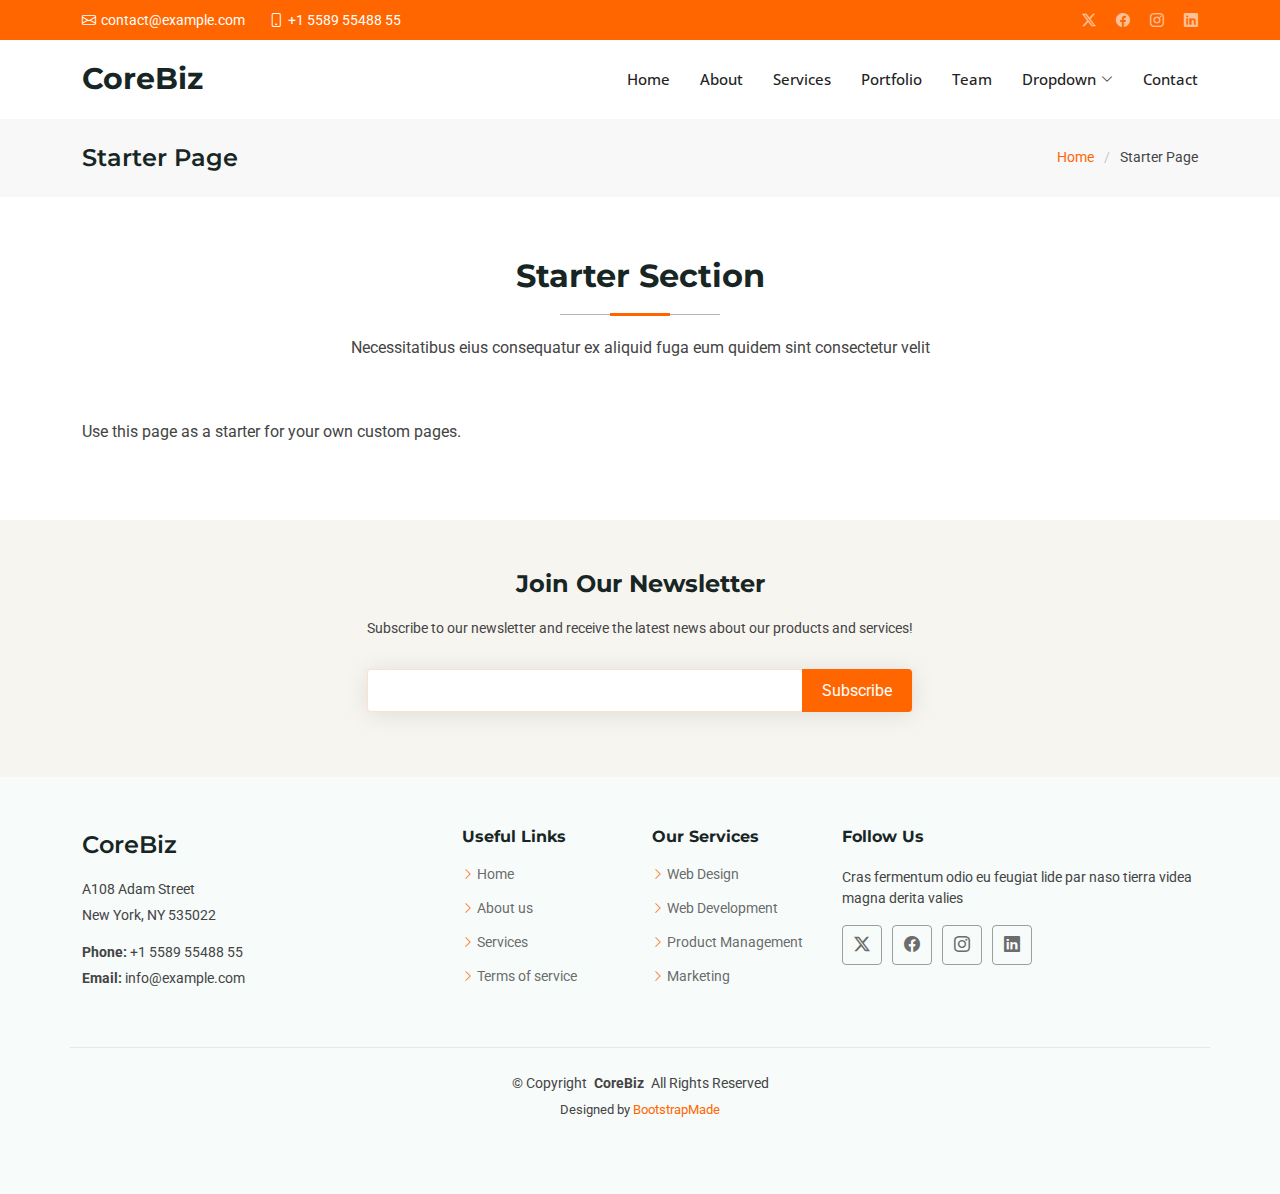
<file: starter-page.html>
<!DOCTYPE html>
<html lang="en">
    <head>
        <meta charset="utf-8" />
        <meta content="width=device-width, initial-scale=1.0" name="viewport" />
        <title>Starter Page - CoreBiz Bootstrap Template</title>
        <meta name="description" content="" />
        <meta name="keywords" content="" />

        <!-- Favicons -->
        <link href="assets/img/favicon.png" rel="icon" />
        <link href="assets/img/apple-touch-icon.png" rel="apple-touch-icon" />

        <!-- Fonts -->
        <link href="https://fonts.googleapis.com" rel="preconnect" />
        <link href="https://fonts.gstatic.com" rel="preconnect" crossorigin />
        <link
            href="https://fonts.googleapis.com/css2?family=Roboto:ital,wght@0,100;0,300;0,400;0,500;0,700;0,900;1,100;1,300;1,400;1,500;1,700;1,900&family=Open+Sans:ital,wght@0,300;0,400;0,500;0,600;0,700;0,800;1,300;1,400;1,500;1,600;1,700;1,800&family=Montserrat:ital,wght@0,100;0,200;0,300;0,400;0,500;0,600;0,700;0,800;0,900;1,100;1,200;1,300;1,400;1,500;1,600;1,700;1,800;1,900&display=swap"
            rel="stylesheet"
        />

        <!-- Vendor CSS Files -->
        <link
            href="assets/vendor/bootstrap/css/bootstrap.min.css"
            rel="stylesheet"
        />
        <link
            href="assets/vendor/bootstrap-icons/bootstrap-icons.css"
            rel="stylesheet"
        />
        <link href="assets/vendor/aos/aos.css" rel="stylesheet" />
        <link
            href="assets/vendor/glightbox/css/glightbox.min.css"
            rel="stylesheet"
        />
        <link
            href="assets/vendor/swiper/swiper-bundle.min.css"
            rel="stylesheet"
        />

        <!-- Main CSS File -->
        <link href="assets/css/main.css" rel="stylesheet" />

        <!-- =======================================================
  * Template Name: CoreBiz
  * Template URL: https://bootstrapmade.com/corebiz-bootstrap-business-template/
  * Updated: Aug 30 2025 with Bootstrap v5.3.8
  * Author: BootstrapMade.com
  * License: https://bootstrapmade.com/license/
  ======================================================== -->
    </head>

    <body class="starter-page-page">
        <header id="header" class="header sticky-top">
            <div class="topbar d-flex align-items-center dark-background">
                <div
                    class="container d-flex justify-content-center justify-content-md-between"
                >
                    <div class="contact-info d-flex align-items-center">
                        <i class="bi bi-envelope d-flex align-items-center"
                            ><a href="mailto:contact@example.com"
                                >contact@example.com</a
                            ></i
                        >
                        <i class="bi bi-phone d-flex align-items-center ms-4"
                            ><span>+1 5589 55488 55</span></i
                        >
                    </div>
                    <div
                        class="social-links d-none d-md-flex align-items-center"
                    >
                        <a href="#" class="twitter"
                            ><i class="bi bi-twitter-x"></i
                        ></a>
                        <a href="#" class="facebook"
                            ><i class="bi bi-facebook"></i
                        ></a>
                        <a href="#" class="instagram"
                            ><i class="bi bi-instagram"></i
                        ></a>
                        <a href="#" class="linkedin"
                            ><i class="bi bi-linkedin"></i
                        ></a>
                    </div>
                </div>
            </div>
            <!-- End Top Bar -->

            <div class="branding d-flex align-items-cente">
                <div
                    class="container position-relative d-flex align-items-center justify-content-between"
                >
                    <a href="index.html" class="logo d-flex align-items-center">
                        <!-- Uncomment the line below if you also wish to use an image logo -->
                        <!-- <img src="assets/img/logo.png" alt=""> -->
                        <h1 class="sitename">CoreBiz</h1>
                    </a>

                    <nav id="navmenu" class="navmenu">
                        <ul>
                            <li><a href="#hero">Home</a></li>
                            <li><a href="#about">About</a></li>
                            <li><a href="#services">Services</a></li>
                            <li><a href="#portfolio">Portfolio</a></li>
                            <li><a href="#team">Team</a></li>
                            <li class="dropdown">
                                <a href="#"
                                    ><span>Dropdown</span>
                                    <i
                                        class="bi bi-chevron-down toggle-dropdown"
                                    ></i
                                ></a>
                                <ul>
                                    <li><a href="#">Dropdown 1</a></li>
                                    <li class="dropdown">
                                        <a href="#"
                                            ><span>Deep Dropdown</span>
                                            <i
                                                class="bi bi-chevron-down toggle-dropdown"
                                            ></i
                                        ></a>
                                        <ul>
                                            <li>
                                                <a href="#">Deep Dropdown 1</a>
                                            </li>
                                            <li>
                                                <a href="#">Deep Dropdown 2</a>
                                            </li>
                                            <li>
                                                <a href="#">Deep Dropdown 3</a>
                                            </li>
                                            <li>
                                                <a href="#">Deep Dropdown 4</a>
                                            </li>
                                            <li>
                                                <a href="#">Deep Dropdown 5</a>
                                            </li>
                                        </ul>
                                    </li>
                                    <li><a href="#">Dropdown 2</a></li>
                                    <li><a href="#">Dropdown 3</a></li>
                                    <li><a href="#">Dropdown 4</a></li>
                                </ul>
                            </li>
                            <li><a href="#contact">Contact</a></li>
                        </ul>
                        <i class="mobile-nav-toggle d-xl-none bi bi-list"></i>
                    </nav>
                </div>
            </div>
        </header>

        <main class="main">
            <!-- Page Title -->
            <div class="page-title" data-aos="fade">
                <div
                    class="container d-lg-flex justify-content-between align-items-center"
                >
                    <h1 class="mb-2 mb-lg-0">Starter Page</h1>
                    <nav class="breadcrumbs">
                        <ol>
                            <li><a href="index.html">Home</a></li>
                            <li class="current">Starter Page</li>
                        </ol>
                    </nav>
                </div>
            </div>
            <!-- End Page Title -->

            <!-- Starter Section Section -->
            <section id="starter-section" class="starter-section section">
                <!-- Section Title -->
                <div class="container section-title" data-aos="fade-up">
                    <h2>Starter Section</h2>
                    <p>
                        Necessitatibus eius consequatur ex aliquid fuga eum
                        quidem sint consectetur velit
                    </p>
                </div>
                <!-- End Section Title -->

                <div class="container" data-aos="fade-up">
                    <p>Use this page as a starter for your own custom pages.</p>
                </div>
            </section>
            <!-- /Starter Section Section -->
        </main>

        <footer id="footer" class="footer light-background">
            <div class="footer-newsletter">
                <div class="container">
                    <div class="row justify-content-center text-center">
                        <div class="col-lg-6">
                            <h4>Join Our Newsletter</h4>
                            <p>
                                Subscribe to our newsletter and receive the
                                latest news about our products and services!
                            </p>
                            <form
                                action="forms/newsletter.php"
                                method="post"
                                class="php-email-form"
                            >
                                <div class="newsletter-form">
                                    <input type="email" name="email" /><input
                                        type="submit"
                                        value="Subscribe"
                                    />
                                </div>
                                <div class="loading">Loading</div>
                                <div class="error-message"></div>
                                <div class="sent-message">
                                    Your subscription request has been sent.
                                    Thank you!
                                </div>
                            </form>
                        </div>
                    </div>
                </div>
            </div>

            <div class="container footer-top">
                <div class="row gy-4">
                    <div class="col-lg-4 col-md-6 footer-about">
                        <a href="index.html" class="d-flex align-items-center">
                            <span class="sitename">CoreBiz</span>
                        </a>
                        <div class="footer-contact pt-3">
                            <p>A108 Adam Street</p>
                            <p>New York, NY 535022</p>
                            <p class="mt-3">
                                <strong>Phone:</strong>
                                <span>+1 5589 55488 55</span>
                            </p>
                            <p>
                                <strong>Email:</strong>
                                <span>info@example.com</span>
                            </p>
                        </div>
                    </div>

                    <div class="col-lg-2 col-md-3 footer-links">
                        <h4>Useful Links</h4>
                        <ul>
                            <li>
                                <i class="bi bi-chevron-right"></i>
                                <a href="#">Home</a>
                            </li>
                            <li>
                                <i class="bi bi-chevron-right"></i>
                                <a href="#">About us</a>
                            </li>
                            <li>
                                <i class="bi bi-chevron-right"></i>
                                <a href="#">Services</a>
                            </li>
                            <li>
                                <i class="bi bi-chevron-right"></i>
                                <a href="#">Terms of service</a>
                            </li>
                        </ul>
                    </div>

                    <div class="col-lg-2 col-md-3 footer-links">
                        <h4>Our Services</h4>
                        <ul>
                            <li>
                                <i class="bi bi-chevron-right"></i>
                                <a href="#">Web Design</a>
                            </li>
                            <li>
                                <i class="bi bi-chevron-right"></i>
                                <a href="#">Web Development</a>
                            </li>
                            <li>
                                <i class="bi bi-chevron-right"></i>
                                <a href="#">Product Management</a>
                            </li>
                            <li>
                                <i class="bi bi-chevron-right"></i>
                                <a href="#">Marketing</a>
                            </li>
                        </ul>
                    </div>

                    <div class="col-lg-4 col-md-12">
                        <h4>Follow Us</h4>
                        <p>
                            Cras fermentum odio eu feugiat lide par naso tierra
                            videa magna derita valies
                        </p>
                        <div class="social-links d-flex">
                            <a href=""><i class="bi bi-twitter-x"></i></a>
                            <a href=""><i class="bi bi-facebook"></i></a>
                            <a href=""><i class="bi bi-instagram"></i></a>
                            <a href=""><i class="bi bi-linkedin"></i></a>
                        </div>
                    </div>
                </div>
            </div>

            <div class="container copyright text-center mt-4">
                <p>
                    © <span>Copyright</span>
                    <strong class="px-1 sitename">CoreBiz</strong>
                    <span>All Rights Reserved</span>
                </p>
                <div class="credits">
                    <!-- All the links in the footer should remain intact. -->
                    <!-- You can delete the links only if you've purchased the pro version. -->
                    <!-- Licensing information: https://bootstrapmade.com/license/ -->
                    <!-- Purchase the pro version with working PHP/AJAX contact form: [buy-url] -->
                    Designed by
                    <a href="https://bootstrapmade.com/">BootstrapMade</a>
                </div>
            </div>
        </footer>

        <!-- Scroll Top -->
        <a
            href="#"
            id="scroll-top"
            class="scroll-top d-flex align-items-center justify-content-center"
            ><i class="bi bi-arrow-up-short"></i
        ></a>

        <!-- Preloader -->
        <div id="preloader">
            <div></div>
            <div></div>
            <div></div>
            <div></div>
        </div>

        <!-- Vendor JS Files -->
        <script src="assets/vendor/bootstrap/js/bootstrap.bundle.min.js"></script>
        <script src="assets/vendor/php-email-form/validate.js"></script>
        <script src="assets/vendor/aos/aos.js"></script>
        <script src="assets/vendor/glightbox/js/glightbox.min.js"></script>
        <script src="assets/vendor/purecounter/purecounter_vanilla.js"></script>
        <script src="assets/vendor/waypoints/noframework.waypoints.js"></script>
        <script src="assets/vendor/swiper/swiper-bundle.min.js"></script>
        <script src="assets/vendor/imagesloaded/imagesloaded.pkgd.min.js"></script>
        <script src="assets/vendor/isotope-layout/isotope.pkgd.min.js"></script>

        <!-- Main JS File -->
        <script src="assets/js/main.js"></script>
    </body>
</html>
</file>
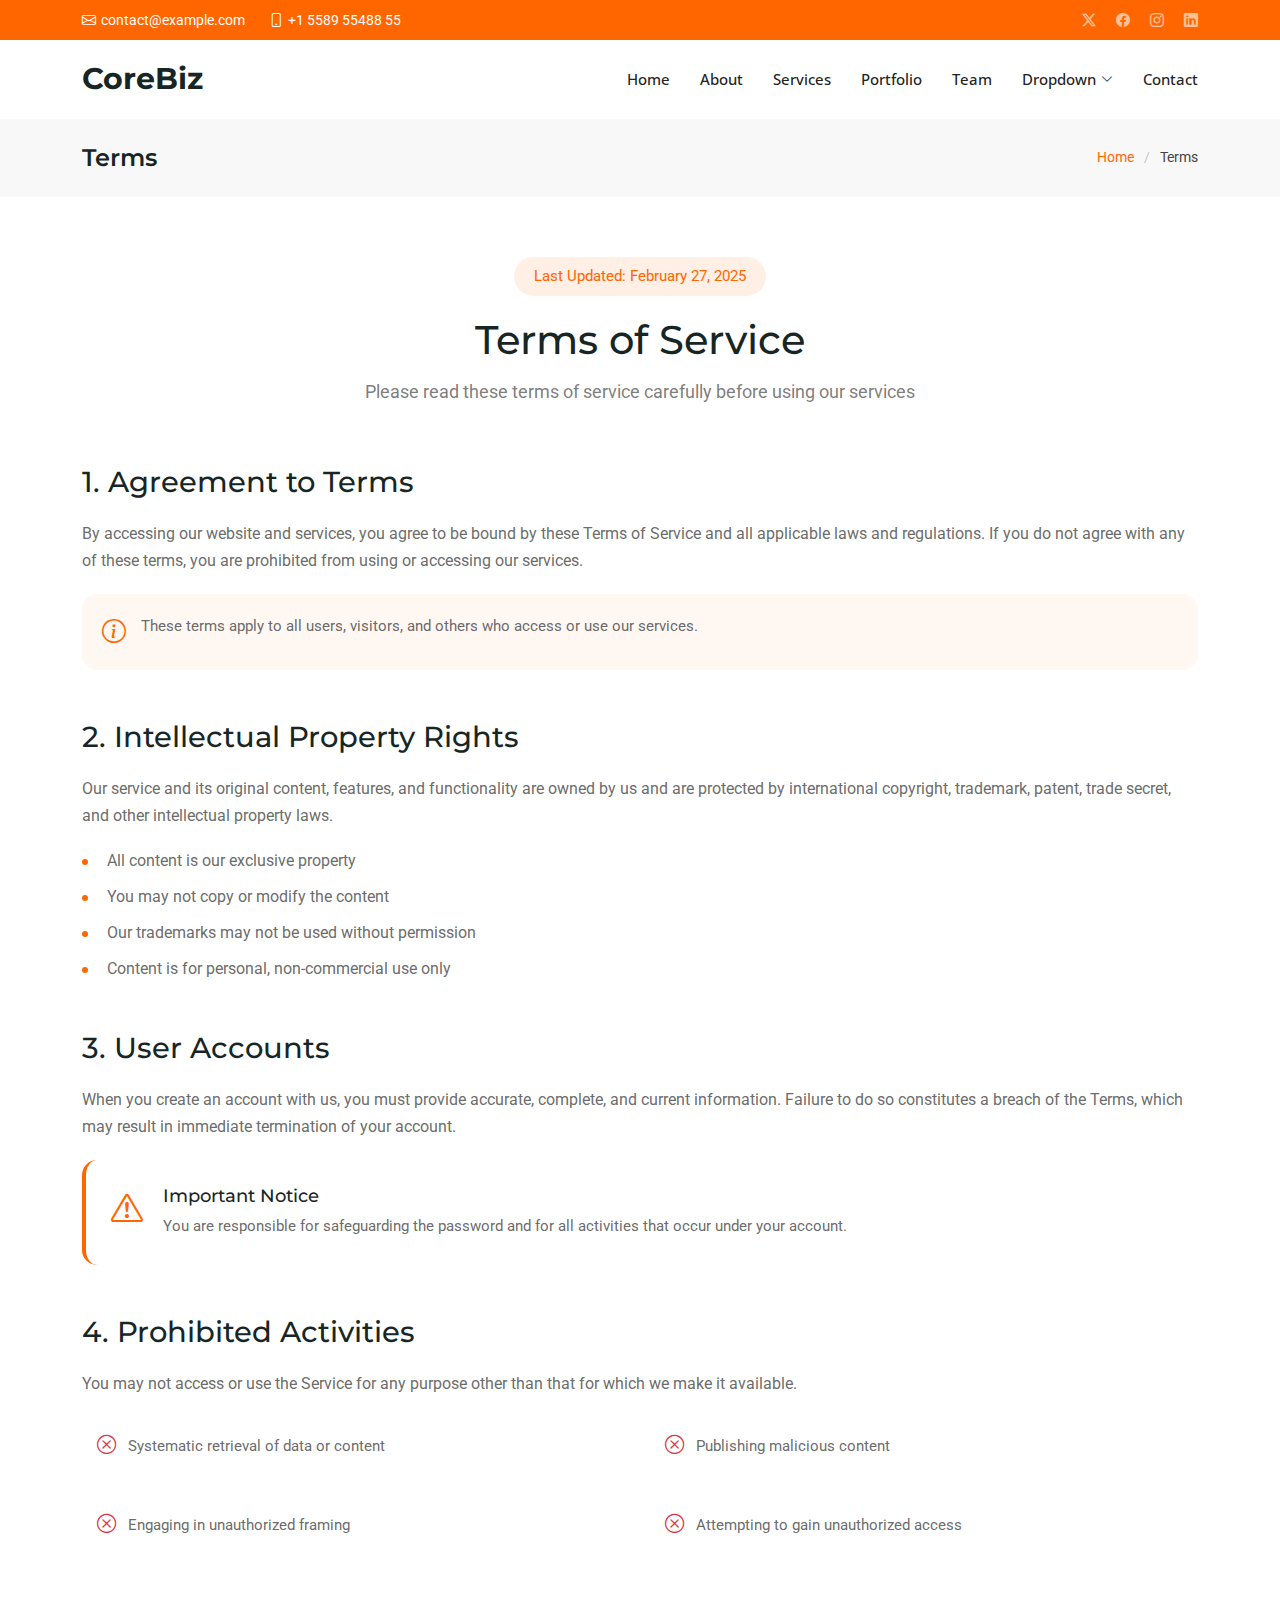
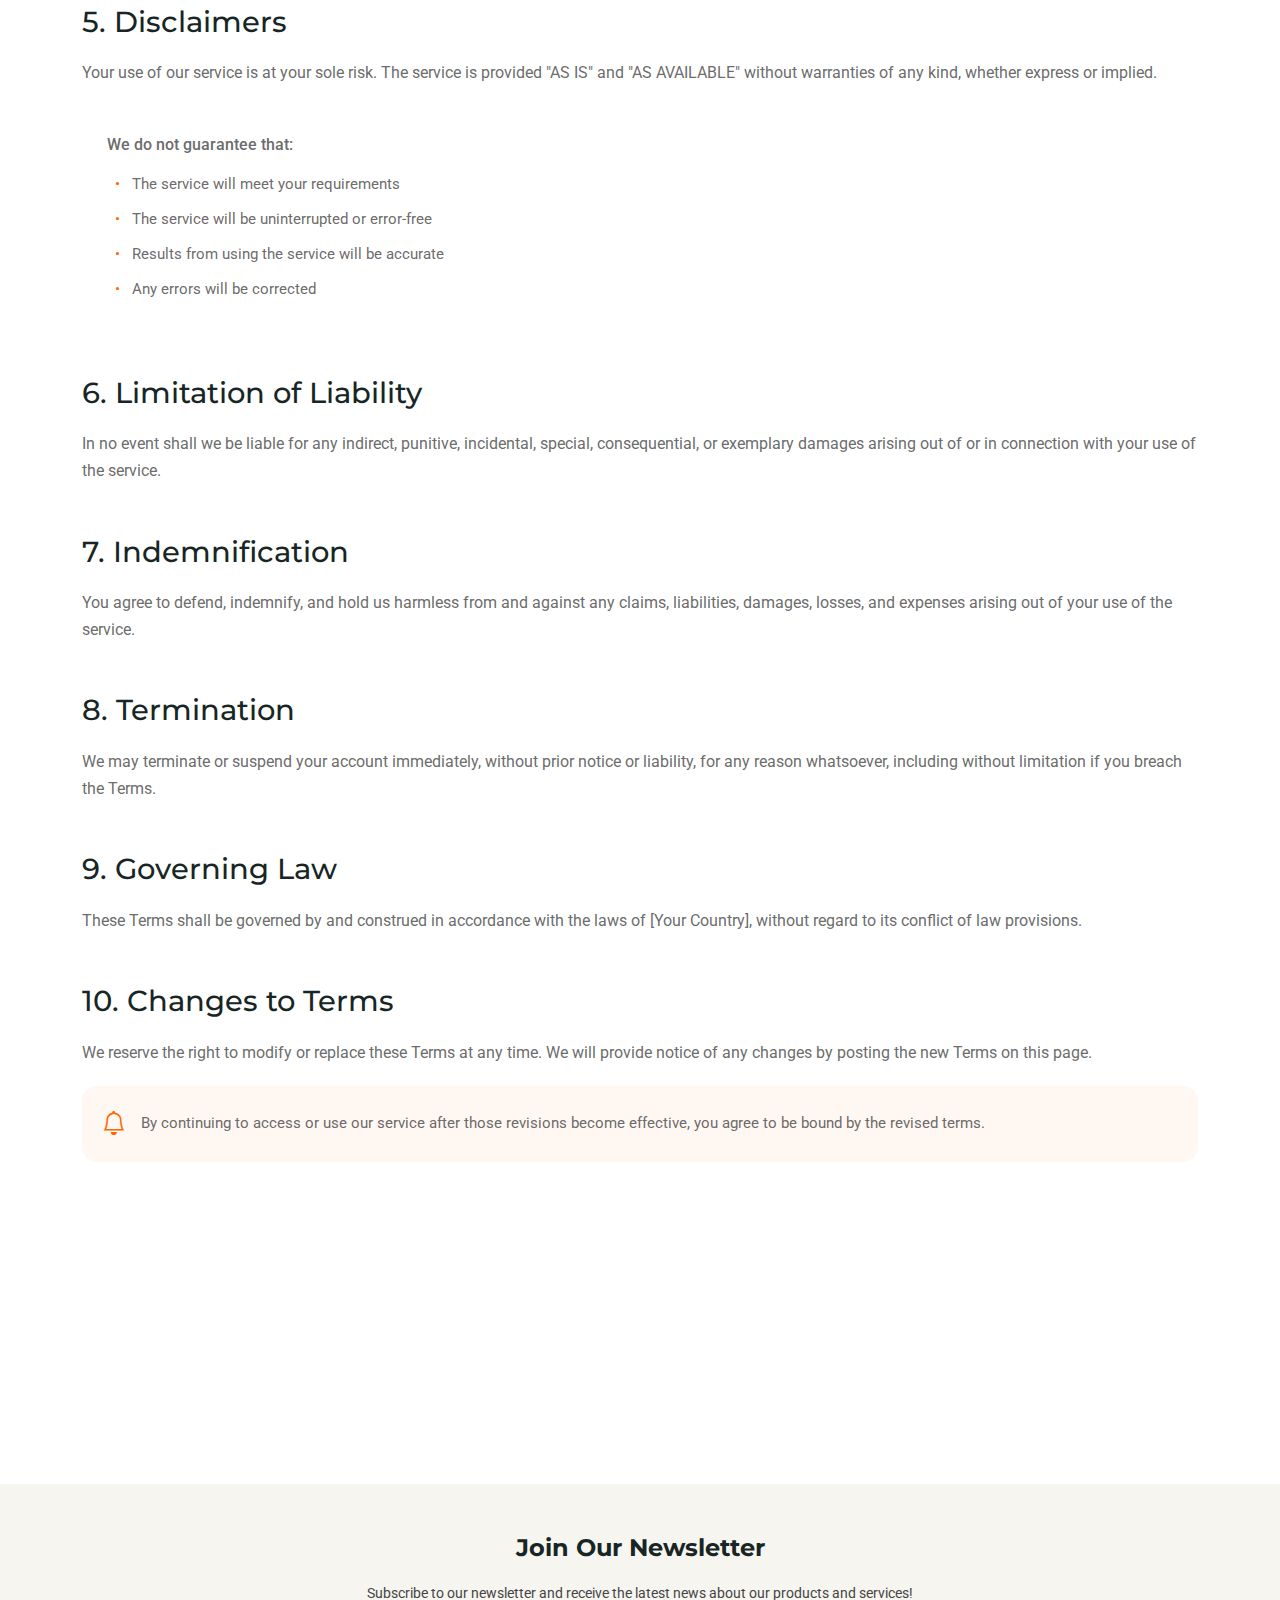
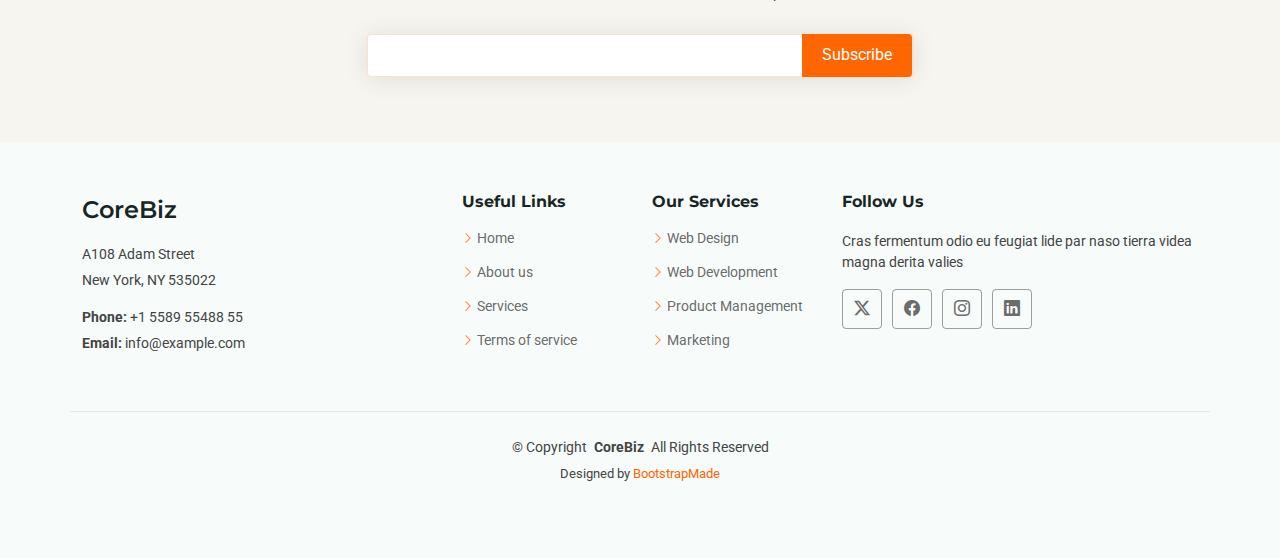
<file: terms.html>
<!DOCTYPE html>
<html lang="en">
    <head>
        <meta charset="utf-8" />
        <meta content="width=device-width, initial-scale=1.0" name="viewport" />
        <title>Terms - CoreBiz Bootstrap Template</title>
        <meta name="description" content="" />
        <meta name="keywords" content="" />

        <!-- Favicons -->
        <link href="assets/img/favicon.png" rel="icon" />
        <link href="assets/img/apple-touch-icon.png" rel="apple-touch-icon" />

        <!-- Fonts -->
        <link href="https://fonts.googleapis.com" rel="preconnect" />
        <link href="https://fonts.gstatic.com" rel="preconnect" crossorigin />
        <link
            href="https://fonts.googleapis.com/css2?family=Roboto:ital,wght@0,100;0,300;0,400;0,500;0,700;0,900;1,100;1,300;1,400;1,500;1,700;1,900&family=Open+Sans:ital,wght@0,300;0,400;0,500;0,600;0,700;0,800;1,300;1,400;1,500;1,600;1,700;1,800&family=Montserrat:ital,wght@0,100;0,200;0,300;0,400;0,500;0,600;0,700;0,800;0,900;1,100;1,200;1,300;1,400;1,500;1,600;1,700;1,800;1,900&display=swap"
            rel="stylesheet"
        />

        <!-- Vendor CSS Files -->
        <link
            href="assets/vendor/bootstrap/css/bootstrap.min.css"
            rel="stylesheet"
        />
        <link
            href="assets/vendor/bootstrap-icons/bootstrap-icons.css"
            rel="stylesheet"
        />
        <link href="assets/vendor/aos/aos.css" rel="stylesheet" />
        <link
            href="assets/vendor/glightbox/css/glightbox.min.css"
            rel="stylesheet"
        />
        <link
            href="assets/vendor/swiper/swiper-bundle.min.css"
            rel="stylesheet"
        />

        <!-- Main CSS File -->
        <link href="assets/css/main.css" rel="stylesheet" />

        <!-- =======================================================
  * Template Name: CoreBiz
  * Template URL: https://bootstrapmade.com/corebiz-bootstrap-business-template/
  * Updated: Aug 30 2025 with Bootstrap v5.3.8
  * Author: BootstrapMade.com
  * License: https://bootstrapmade.com/license/
  ======================================================== -->
    </head>

    <body class="terms-page">
        <header id="header" class="header sticky-top">
            <div class="topbar d-flex align-items-center dark-background">
                <div
                    class="container d-flex justify-content-center justify-content-md-between"
                >
                    <div class="contact-info d-flex align-items-center">
                        <i class="bi bi-envelope d-flex align-items-center"
                            ><a href="mailto:contact@example.com"
                                >contact@example.com</a
                            ></i
                        >
                        <i class="bi bi-phone d-flex align-items-center ms-4"
                            ><span>+1 5589 55488 55</span></i
                        >
                    </div>
                    <div
                        class="social-links d-none d-md-flex align-items-center"
                    >
                        <a href="#" class="twitter"
                            ><i class="bi bi-twitter-x"></i
                        ></a>
                        <a href="#" class="facebook"
                            ><i class="bi bi-facebook"></i
                        ></a>
                        <a href="#" class="instagram"
                            ><i class="bi bi-instagram"></i
                        ></a>
                        <a href="#" class="linkedin"
                            ><i class="bi bi-linkedin"></i
                        ></a>
                    </div>
                </div>
            </div>
            <!-- End Top Bar -->

            <div class="branding d-flex align-items-cente">
                <div
                    class="container position-relative d-flex align-items-center justify-content-between"
                >
                    <a href="index.html" class="logo d-flex align-items-center">
                        <!-- Uncomment the line below if you also wish to use an image logo -->
                        <!-- <img src="assets/img/logo.png" alt=""> -->
                        <h1 class="sitename">CoreBiz</h1>
                    </a>

                    <nav id="navmenu" class="navmenu">
                        <ul>
                            <li><a href="#hero">Home</a></li>
                            <li><a href="#about">About</a></li>
                            <li><a href="#services">Services</a></li>
                            <li><a href="#portfolio">Portfolio</a></li>
                            <li><a href="#team">Team</a></li>
                            <li class="dropdown">
                                <a href="#"
                                    ><span>Dropdown</span>
                                    <i
                                        class="bi bi-chevron-down toggle-dropdown"
                                    ></i
                                ></a>
                                <ul>
                                    <li><a href="#">Dropdown 1</a></li>
                                    <li class="dropdown">
                                        <a href="#"
                                            ><span>Deep Dropdown</span>
                                            <i
                                                class="bi bi-chevron-down toggle-dropdown"
                                            ></i
                                        ></a>
                                        <ul>
                                            <li>
                                                <a href="#">Deep Dropdown 1</a>
                                            </li>
                                            <li>
                                                <a href="#">Deep Dropdown 2</a>
                                            </li>
                                            <li>
                                                <a href="#">Deep Dropdown 3</a>
                                            </li>
                                            <li>
                                                <a href="#">Deep Dropdown 4</a>
                                            </li>
                                            <li>
                                                <a href="#">Deep Dropdown 5</a>
                                            </li>
                                        </ul>
                                    </li>
                                    <li><a href="#">Dropdown 2</a></li>
                                    <li><a href="#">Dropdown 3</a></li>
                                    <li><a href="#">Dropdown 4</a></li>
                                </ul>
                            </li>
                            <li><a href="#contact">Contact</a></li>
                        </ul>
                        <i class="mobile-nav-toggle d-xl-none bi bi-list"></i>
                    </nav>
                </div>
            </div>
        </header>

        <main class="main">
            <!-- Page Title -->
            <div class="page-title position-relative" data-aos="fade">
                <div
                    class="container d-lg-flex justify-content-between align-items-center"
                >
                    <h1 class="mb-2 mb-lg-0">Terms&nbsp;</h1>
                    <nav class="breadcrumbs">
                        <ol>
                            <li><a href="index.html">Home</a></li>
                            <li class="current">Terms</li>
                        </ol>
                    </nav>
                </div>
            </div>
            <!-- End Page Title -->

            <!-- Terms Of Service Section -->
            <section id="terms-of-service" class="terms-of-service section">
                <div class="container" data-aos="fade-up">
                    <!-- Page Header -->
                    <div class="tos-header text-center" data-aos="fade-up">
                        <span class="last-updated"
                            >Last Updated: February 27, 2025</span
                        >
                        <h2>Terms of Service</h2>
                        <p>
                            Please read these terms of service carefully before
                            using our services
                        </p>
                    </div>

                    <!-- Content -->
                    <div
                        class="tos-content"
                        data-aos="fade-up"
                        data-aos-delay="200"
                    >
                        <!-- Agreement Section -->
                        <div id="agreement" class="content-section">
                            <h3>1. Agreement to Terms</h3>
                            <p>
                                By accessing our website and services, you agree
                                to be bound by these Terms of Service and all
                                applicable laws and regulations. If you do not
                                agree with any of these terms, you are
                                prohibited from using or accessing our services.
                            </p>
                            <div class="info-box">
                                <i class="bi bi-info-circle"></i>
                                <p>
                                    These terms apply to all users, visitors,
                                    and others who access or use our services.
                                </p>
                            </div>
                        </div>

                        <!-- Intellectual Property -->
                        <div id="intellectual-property" class="content-section">
                            <h3>2. Intellectual Property Rights</h3>
                            <p>
                                Our service and its original content, features,
                                and functionality are owned by us and are
                                protected by international copyright, trademark,
                                patent, trade secret, and other intellectual
                                property laws.
                            </p>
                            <ul class="list-items">
                                <li>All content is our exclusive property</li>
                                <li>You may not copy or modify the content</li>
                                <li>
                                    Our trademarks may not be used without
                                    permission
                                </li>
                                <li>
                                    Content is for personal, non-commercial use
                                    only
                                </li>
                            </ul>
                        </div>

                        <!-- User Accounts -->
                        <div id="user-accounts" class="content-section">
                            <h3>3. User Accounts</h3>
                            <p>
                                When you create an account with us, you must
                                provide accurate, complete, and current
                                information. Failure to do so constitutes a
                                breach of the Terms, which may result in
                                immediate termination of your account.
                            </p>
                            <div class="alert-box">
                                <i class="bi bi-exclamation-triangle"></i>
                                <div class="alert-content">
                                    <h5>Important Notice</h5>
                                    <p>
                                        You are responsible for safeguarding the
                                        password and for all activities that
                                        occur under your account.
                                    </p>
                                </div>
                            </div>
                        </div>

                        <!-- Prohibited Activities -->
                        <div id="prohibited" class="content-section">
                            <h3>4. Prohibited Activities</h3>
                            <p>
                                You may not access or use the Service for any
                                purpose other than that for which we make it
                                available.
                            </p>
                            <div class="prohibited-list">
                                <div class="prohibited-item">
                                    <i class="bi bi-x-circle"></i>
                                    <span
                                        >Systematic retrieval of data or
                                        content</span
                                    >
                                </div>
                                <div class="prohibited-item">
                                    <i class="bi bi-x-circle"></i>
                                    <span>Publishing malicious content</span>
                                </div>
                                <div class="prohibited-item">
                                    <i class="bi bi-x-circle"></i>
                                    <span
                                        >Engaging in unauthorized framing</span
                                    >
                                </div>
                                <div class="prohibited-item">
                                    <i class="bi bi-x-circle"></i>
                                    <span
                                        >Attempting to gain unauthorized
                                        access</span
                                    >
                                </div>
                            </div>
                        </div>

                        <!-- Disclaimers -->
                        <div id="disclaimer" class="content-section">
                            <h3>5. Disclaimers</h3>
                            <p>
                                Your use of our service is at your sole risk.
                                The service is provided "AS IS" and "AS
                                AVAILABLE" without warranties of any kind,
                                whether express or implied.
                            </p>
                            <div class="disclaimer-box">
                                <p>We do not guarantee that:</p>
                                <ul>
                                    <li>
                                        The service will meet your requirements
                                    </li>
                                    <li>
                                        The service will be uninterrupted or
                                        error-free
                                    </li>
                                    <li>
                                        Results from using the service will be
                                        accurate
                                    </li>
                                    <li>Any errors will be corrected</li>
                                </ul>
                            </div>
                        </div>

                        <!-- Limitation of Liability -->
                        <div id="limitation" class="content-section">
                            <h3>6. Limitation of Liability</h3>
                            <p>
                                In no event shall we be liable for any indirect,
                                punitive, incidental, special, consequential, or
                                exemplary damages arising out of or in
                                connection with your use of the service.
                            </p>
                        </div>

                        <!-- Indemnification -->
                        <div id="indemnification" class="content-section">
                            <h3>7. Indemnification</h3>
                            <p>
                                You agree to defend, indemnify, and hold us
                                harmless from and against any claims,
                                liabilities, damages, losses, and expenses
                                arising out of your use of the service.
                            </p>
                        </div>

                        <!-- Termination -->
                        <div id="termination" class="content-section">
                            <h3>8. Termination</h3>
                            <p>
                                We may terminate or suspend your account
                                immediately, without prior notice or liability,
                                for any reason whatsoever, including without
                                limitation if you breach the Terms.
                            </p>
                        </div>

                        <!-- Governing Law -->
                        <div id="governing-law" class="content-section">
                            <h3>9. Governing Law</h3>
                            <p>
                                These Terms shall be governed by and construed
                                in accordance with the laws of [Your Country],
                                without regard to its conflict of law
                                provisions.
                            </p>
                        </div>

                        <!-- Changes -->
                        <div id="changes" class="content-section">
                            <h3>10. Changes to Terms</h3>
                            <p>
                                We reserve the right to modify or replace these
                                Terms at any time. We will provide notice of any
                                changes by posting the new Terms on this page.
                            </p>
                            <div class="notice-box">
                                <i class="bi bi-bell"></i>
                                <p>
                                    By continuing to access or use our service
                                    after those revisions become effective, you
                                    agree to be bound by the revised terms.
                                </p>
                            </div>
                        </div>
                    </div>

                    <!-- Contact Section -->
                    <div
                        class="tos-contact"
                        data-aos="fade-up"
                        data-aos-delay="300"
                    >
                        <div class="contact-box">
                            <div class="contact-icon">
                                <i class="bi bi-envelope"></i>
                            </div>
                            <div class="contact-content">
                                <h4>Questions About Terms?</h4>
                                <p>
                                    If you have any questions about these Terms,
                                    please contact us.
                                </p>
                                <a href="#" class="contact-link"
                                    >Contact Support</a
                                >
                            </div>
                        </div>
                    </div>
                </div>
            </section>
            <!-- /Terms Of Service Section -->
        </main>

        <footer id="footer" class="footer light-background">
            <div class="footer-newsletter">
                <div class="container">
                    <div class="row justify-content-center text-center">
                        <div class="col-lg-6">
                            <h4>Join Our Newsletter</h4>
                            <p>
                                Subscribe to our newsletter and receive the
                                latest news about our products and services!
                            </p>
                            <form
                                action="forms/newsletter.php"
                                method="post"
                                class="php-email-form"
                            >
                                <div class="newsletter-form">
                                    <input type="email" name="email" /><input
                                        type="submit"
                                        value="Subscribe"
                                    />
                                </div>
                                <div class="loading">Loading</div>
                                <div class="error-message"></div>
                                <div class="sent-message">
                                    Your subscription request has been sent.
                                    Thank you!
                                </div>
                            </form>
                        </div>
                    </div>
                </div>
            </div>

            <div class="container footer-top">
                <div class="row gy-4">
                    <div class="col-lg-4 col-md-6 footer-about">
                        <a href="index.html" class="d-flex align-items-center">
                            <span class="sitename">CoreBiz</span>
                        </a>
                        <div class="footer-contact pt-3">
                            <p>A108 Adam Street</p>
                            <p>New York, NY 535022</p>
                            <p class="mt-3">
                                <strong>Phone:</strong>
                                <span>+1 5589 55488 55</span>
                            </p>
                            <p>
                                <strong>Email:</strong>
                                <span>info@example.com</span>
                            </p>
                        </div>
                    </div>

                    <div class="col-lg-2 col-md-3 footer-links">
                        <h4>Useful Links</h4>
                        <ul>
                            <li>
                                <i class="bi bi-chevron-right"></i>
                                <a href="#">Home</a>
                            </li>
                            <li>
                                <i class="bi bi-chevron-right"></i>
                                <a href="#">About us</a>
                            </li>
                            <li>
                                <i class="bi bi-chevron-right"></i>
                                <a href="#">Services</a>
                            </li>
                            <li>
                                <i class="bi bi-chevron-right"></i>
                                <a href="#">Terms of service</a>
                            </li>
                        </ul>
                    </div>

                    <div class="col-lg-2 col-md-3 footer-links">
                        <h4>Our Services</h4>
                        <ul>
                            <li>
                                <i class="bi bi-chevron-right"></i>
                                <a href="#">Web Design</a>
                            </li>
                            <li>
                                <i class="bi bi-chevron-right"></i>
                                <a href="#">Web Development</a>
                            </li>
                            <li>
                                <i class="bi bi-chevron-right"></i>
                                <a href="#">Product Management</a>
                            </li>
                            <li>
                                <i class="bi bi-chevron-right"></i>
                                <a href="#">Marketing</a>
                            </li>
                        </ul>
                    </div>

                    <div class="col-lg-4 col-md-12">
                        <h4>Follow Us</h4>
                        <p>
                            Cras fermentum odio eu feugiat lide par naso tierra
                            videa magna derita valies
                        </p>
                        <div class="social-links d-flex">
                            <a href=""><i class="bi bi-twitter-x"></i></a>
                            <a href=""><i class="bi bi-facebook"></i></a>
                            <a href=""><i class="bi bi-instagram"></i></a>
                            <a href=""><i class="bi bi-linkedin"></i></a>
                        </div>
                    </div>
                </div>
            </div>

            <div class="container copyright text-center mt-4">
                <p>
                    © <span>Copyright</span>
                    <strong class="px-1 sitename">CoreBiz</strong>
                    <span>All Rights Reserved</span>
                </p>
                <div class="credits">
                    <!-- All the links in the footer should remain intact. -->
                    <!-- You can delete the links only if you've purchased the pro version. -->
                    <!-- Licensing information: https://bootstrapmade.com/license/ -->
                    <!-- Purchase the pro version with working PHP/AJAX contact form: [buy-url] -->
                    Designed by
                    <a href="https://bootstrapmade.com/">BootstrapMade</a>
                </div>
            </div>
        </footer>

        <!-- Scroll Top -->
        <a
            href="#"
            id="scroll-top"
            class="scroll-top d-flex align-items-center justify-content-center"
            ><i class="bi bi-arrow-up-short"></i
        ></a>

        <!-- Preloader -->
        <div id="preloader">
            <div></div>
            <div></div>
            <div></div>
            <div></div>
        </div>

        <!-- Vendor JS Files -->
        <script src="assets/vendor/bootstrap/js/bootstrap.bundle.min.js"></script>
        <script src="assets/vendor/php-email-form/validate.js"></script>
        <script src="assets/vendor/aos/aos.js"></script>
        <script src="assets/vendor/glightbox/js/glightbox.min.js"></script>
        <script src="assets/vendor/purecounter/purecounter_vanilla.js"></script>
        <script src="assets/vendor/waypoints/noframework.waypoints.js"></script>
        <script src="assets/vendor/swiper/swiper-bundle.min.js"></script>
        <script src="assets/vendor/imagesloaded/imagesloaded.pkgd.min.js"></script>
        <script src="assets/vendor/isotope-layout/isotope.pkgd.min.js"></script>

        <!-- Main JS File -->
        <script src="assets/js/main.js"></script>
    </body>
</html>
</file>
<file: assets/css/main.css>
/**
* Template Name: CoreBiz
* Template URL: https://bootstrapmade.com/corebiz-bootstrap-business-template/
* Updated: Aug 30 2025 with Bootstrap v5.3.8
* Author: BootstrapMade.com
* License: https://bootstrapmade.com/license/
*/

@charset "UTF-8";

/*--------------------------------------------------------------
# Font & Color Variables
# Help: https://bootstrapmade.com/color-system/
--------------------------------------------------------------*/
/* Fonts */
:root {
  --default-font: "Roboto",  system-ui, -apple-system, "Segoe UI", Roboto, "Helvetica Neue", Arial, "Noto Sans", "Liberation Sans", sans-serif, "Apple Color Emoji", "Segoe UI Emoji", "Segoe UI Symbol", "Noto Color Emoji";
  --heading-font: "Montserrat",  sans-serif;
  --nav-font: "Open Sans",  sans-serif;
}

/* Global Colors - The following color variables are used throughout the website. Updating them here will change the color scheme of the entire website */
:root { 
  --background-color: #ffffff; /* Background color for the entire website, including individual sections */
  --default-color: #444444; /* Default color used for the majority of the text content across the entire website */
  --heading-color: #172624; /* Color for headings, subheadings and title throughout the website */
  --accent-color: #ff6600; /* Accent color that represents your brand on the website. It's used for buttons, links, and other elements that need to stand out */
  --surface-color: #ffffff; /* The surface color is used as a background of boxed elements within sections, such as cards, icon boxes, or other elements that require a visual separation from the global background. */
  --contrast-color: #ffffff; /* Contrast color for text, ensuring readability against backgrounds of accent, heading, or default colors. */
}

/* Nav Menu Colors - The following color variables are used specifically for the navigation menu. They are separate from the global colors to allow for more customization options */
:root {
  --nav-color: #222222;  /* The default color of the main navmenu links */
  --nav-hover-color: #ff6600; /* Applied to main navmenu links when they are hovered over or active */
  --nav-mobile-background-color: #ffffff; /* Used as the background color for mobile navigation menu */
  --nav-dropdown-background-color: #ffffff; /* Used as the background color for dropdown items that appear when hovering over primary navigation items */
  --nav-dropdown-color: #222222; /* Used for navigation links of the dropdown items in the navigation menu. */
  --nav-dropdown-hover-color: #ff6600; /* Similar to --nav-hover-color, this color is applied to dropdown navigation links when they are hovered over. */
}

/* Color Presets - These classes override global colors when applied to any section or element, providing reuse of the sam color scheme. */

.light-background {
  --background-color: #f7fbfa;
  --surface-color: #ffffff;
}

.dark-background {
  --background-color: #ff6600;
  --default-color: #ffffff;
  --heading-color: #ffffff;
  --surface-color: #252525;
  --contrast-color: #ffffff;
}

/* Smooth scroll */
:root {
  scroll-behavior: smooth;
}

/*--------------------------------------------------------------
# General Styling & Shared Classes
--------------------------------------------------------------*/
body {
  color: var(--default-color);
  background-color: var(--background-color);
  font-family: var(--default-font);
}

a {
  color: var(--accent-color);
  text-decoration: none;
  transition: 0.3s;
}

a:hover {
  color: color-mix(in srgb, var(--accent-color), transparent 25%);
  text-decoration: none;
}

h1,
h2,
h3,
h4,
h5,
h6 {
  color: var(--heading-color);
  font-family: var(--heading-font);
}

/* PHP Email Form Messages
------------------------------*/
.php-email-form .error-message {
  display: none;
  background: #df1529;
  color: #ffffff;
  text-align: left;
  padding: 15px;
  margin-bottom: 24px;
  font-weight: 600;
}

.php-email-form .sent-message {
  display: none;
  color: #ffffff;
  background: #059652;
  text-align: center;
  padding: 15px;
  margin-bottom: 24px;
  font-weight: 600;
}

.php-email-form .loading {
  display: none;
  background: var(--surface-color);
  text-align: center;
  padding: 15px;
  margin-bottom: 24px;
}

.php-email-form .loading:before {
  content: "";
  display: inline-block;
  border-radius: 50%;
  width: 24px;
  height: 24px;
  margin: 0 10px -6px 0;
  border: 3px solid var(--accent-color);
  border-top-color: var(--surface-color);
  animation: php-email-form-loading 1s linear infinite;
}

@keyframes php-email-form-loading {
  0% {
    transform: rotate(0deg);
  }

  100% {
    transform: rotate(360deg);
  }
}

/*--------------------------------------------------------------
# Global Header
--------------------------------------------------------------*/
.header {
  color: var(--default-color);
  transition: all 0.5s;
  z-index: 997;
  background-color: var(--background-color);
}

.header .topbar {
  background-color: var(--background-color);
  height: 40px;
  padding: 0;
  font-size: 14px;
  transition: all 0.5s;
}

.header .topbar .contact-info i {
  font-style: normal;
  color: var(--contrast-color);
}

.header .topbar .contact-info i a,
.header .topbar .contact-info i span {
  padding-left: 5px;
  color: var(--contrast-color);
}

@media (max-width: 575px) {

  .header .topbar .contact-info i a,
  .header .topbar .contact-info i span {
    font-size: 13px;
  }
}

.header .topbar .contact-info i a {
  line-height: 0;
  transition: 0.3s;
}

.header .topbar .contact-info i a:hover {
  color: var(--contrast-color);
  text-decoration: underline;
}

.header .topbar .social-links a {
  color: color-mix(in srgb, var(--contrast-color), transparent 40%);
  line-height: 0;
  transition: 0.3s;
  margin-left: 20px;
}

.header .topbar .social-links a:hover {
  color: var(--contrast-color);
}

.header .branding {
  min-height: 60px;
  padding: 10px 0;
}

.header .logo {
  line-height: 1;
}

.header .logo img {
  max-height: 36px;
  margin-right: 8px;
}

.header .logo h1 {
  font-size: 30px;
  margin: 0;
  font-weight: 700;
  color: var(--heading-color);
}

.scrolled .header {
  box-shadow: 0px 0 18px rgba(0, 0, 0, 0.1);
}

.scrolled .header .topbar {
  height: 0;
  visibility: hidden;
  overflow: hidden;
}

/*--------------------------------------------------------------
# Navigation Menu
--------------------------------------------------------------*/
/* Navmenu - Desktop */
@media (min-width: 1200px) {
  .navmenu {
    padding: 0;
  }

  .navmenu ul {
    margin: 0;
    padding: 0;
    display: flex;
    list-style: none;
    align-items: center;
  }

  .navmenu li {
    position: relative;
  }

  .navmenu a,
  .navmenu a:focus {
    color: var(--nav-color);
    padding: 18px 15px;
    font-size: 15px;
    font-family: var(--nav-font);
    font-weight: 500;
    display: flex;
    align-items: center;
    justify-content: space-between;
    white-space: nowrap;
    transition: 0.3s;
  }

  .navmenu a i,
  .navmenu a:focus i {
    font-size: 12px;
    line-height: 0;
    margin-left: 5px;
    transition: 0.3s;
  }

  .navmenu li:last-child a {
    padding-right: 0;
  }

  .navmenu li:hover>a,
  .navmenu .active,
  .navmenu .active:focus {
    color: var(--nav-hover-color);
  }

  .navmenu .dropdown ul {
    margin: 0;
    padding: 10px 0;
    background: var(--nav-dropdown-background-color);
    display: block;
    position: absolute;
    visibility: hidden;
    left: 14px;
    top: 130%;
    opacity: 0;
    transition: 0.3s;
    border-radius: 4px;
    z-index: 99;
    box-shadow: 0px 0px 30px rgba(0, 0, 0, 0.1);
  }

  .navmenu .dropdown ul li {
    min-width: 200px;
  }

  .navmenu .dropdown ul a {
    padding: 10px 20px;
    font-size: 15px;
    text-transform: none;
    color: var(--nav-dropdown-color);
  }

  .navmenu .dropdown ul a i {
    font-size: 12px;
  }

  .navmenu .dropdown ul a:hover,
  .navmenu .dropdown ul .active:hover,
  .navmenu .dropdown ul li:hover>a {
    color: var(--nav-dropdown-hover-color);
  }

  .navmenu .dropdown:hover>ul {
    opacity: 1;
    top: 100%;
    visibility: visible;
  }

  .navmenu .dropdown .dropdown ul {
    top: 0;
    left: -90%;
    visibility: hidden;
  }

  .navmenu .dropdown .dropdown:hover>ul {
    opacity: 1;
    top: 0;
    left: -100%;
    visibility: visible;
  }
}

/* Navmenu - Mobile */
@media (max-width: 1199px) {
  .mobile-nav-toggle {
    color: var(--nav-color);
    font-size: 28px;
    line-height: 0;
    margin-right: 10px;
    cursor: pointer;
    transition: color 0.3s;
  }

  .navmenu {
    padding: 0;
    z-index: 9997;
  }

  .navmenu ul {
    display: none;
    list-style: none;
    position: absolute;
    inset: 60px 20px 20px 20px;
    padding: 10px 0;
    margin: 0;
    border-radius: 6px;
    background-color: var(--nav-mobile-background-color);
    overflow-y: auto;
    transition: 0.3s;
    z-index: 9998;
    box-shadow: 0px 0px 30px rgba(0, 0, 0, 0.1);
  }

  .navmenu a,
  .navmenu a:focus {
    color: var(--nav-dropdown-color);
    padding: 10px 20px;
    font-family: var(--nav-font);
    font-size: 17px;
    font-weight: 500;
    display: flex;
    align-items: center;
    justify-content: space-between;
    white-space: nowrap;
    transition: 0.3s;
  }

  .navmenu a i,
  .navmenu a:focus i {
    font-size: 12px;
    line-height: 0;
    margin-left: 5px;
    width: 30px;
    height: 30px;
    display: flex;
    align-items: center;
    justify-content: center;
    border-radius: 50%;
    transition: 0.3s;
    background-color: color-mix(in srgb, var(--accent-color), transparent 90%);
  }

  .navmenu a i:hover,
  .navmenu a:focus i:hover {
    background-color: var(--accent-color);
    color: var(--contrast-color);
  }

  .navmenu a:hover,
  .navmenu .active,
  .navmenu .active:focus {
    color: var(--nav-dropdown-hover-color);
  }

  .navmenu .active i,
  .navmenu .active:focus i {
    background-color: var(--accent-color);
    color: var(--contrast-color);
    transform: rotate(180deg);
  }

  .navmenu .dropdown ul {
    position: static;
    display: none;
    z-index: 99;
    padding: 10px 0;
    margin: 10px 20px;
    background-color: var(--nav-dropdown-background-color);
    border: 1px solid color-mix(in srgb, var(--default-color), transparent 90%);
    box-shadow: none;
    transition: all 0.5s ease-in-out;
  }

  .navmenu .dropdown ul ul {
    background-color: rgba(33, 37, 41, 0.1);
  }

  .navmenu .dropdown>.dropdown-active {
    display: block;
    background-color: rgba(33, 37, 41, 0.03);
  }

  .mobile-nav-active {
    overflow: hidden;
  }

  .mobile-nav-active .mobile-nav-toggle {
    color: #fff;
    position: absolute;
    font-size: 32px;
    top: 15px;
    right: 15px;
    margin-right: 0;
    z-index: 9999;
  }

  .mobile-nav-active .navmenu {
    position: fixed;
    overflow: hidden;
    inset: 0;
    background: rgba(33, 37, 41, 0.8);
    transition: 0.3s;
  }

  .mobile-nav-active .navmenu>ul {
    display: block;
  }
}

/*--------------------------------------------------------------
# Global Footer
--------------------------------------------------------------*/
.footer {
  color: var(--default-color);
  background-color: var(--background-color);
  font-size: 14px;
  padding-bottom: 50px;
  position: relative;
}

.footer .footer-newsletter {
  background-color: color-mix(in srgb, var(--accent-color), transparent 96%);
  padding: 50px 0;
}

.footer .footer-newsletter h4 {
  font-size: 24px;
}

.footer .footer-newsletter .newsletter-form {
  margin-top: 30px;
  margin-bottom: 15px;
  padding: 6px 8px;
  position: relative;
  background-color: var(--surface-color);
  border: 1px solid color-mix(in srgb, var(--accent-color), transparent 80%);
  box-shadow: 0px 2px 25px rgba(0, 0, 0, 0.1);
  display: flex;
  transition: 0.3s;
  border-radius: 4px;
}

.footer .footer-newsletter .newsletter-form:focus-within {
  border-color: var(--accent-color);
}

.footer .footer-newsletter .newsletter-form input[type=email] {
  border: 0;
  padding: 4px;
  width: 100%;
  background-color: var(--surface-color);
  color: var(--default-color);
}

.footer .footer-newsletter .newsletter-form input[type=email]:focus-visible {
  outline: none;
}

.footer .footer-newsletter .newsletter-form input[type=submit] {
  border: 0;
  font-size: 16px;
  padding: 0 20px;
  margin: -7px -8px -7px 0;
  background: var(--accent-color);
  color: var(--contrast-color);
  transition: 0.3s;
  border-radius: 0 4px 4px 0;
}

.footer .footer-newsletter .newsletter-form input[type=submit]:hover {
  background: color-mix(in srgb, var(--accent-color), transparent 20%);
}

.footer .footer-top {
  padding-top: 50px;
}

.footer .social-links a {
  display: flex;
  align-items: center;
  justify-content: center;
  width: 40px;
  height: 40px;
  border-radius: 4px;
  border: 1px solid color-mix(in srgb, var(--default-color), transparent 50%);
  font-size: 16px;
  color: color-mix(in srgb, var(--default-color), transparent 20%);
  margin-right: 10px;
  transition: 0.3s;
}

.footer .social-links a:hover {
  color: var(--accent-color);
  border-color: var(--accent-color);
}

.footer h4 {
  font-size: 16px;
  font-weight: bold;
  position: relative;
  padding-bottom: 12px;
}

.footer .footer-links {
  margin-bottom: 30px;
}

.footer .footer-links ul {
  list-style: none;
  padding: 0;
  margin: 0;
}

.footer .footer-links ul i {
  margin-right: 3px;
  font-size: 12px;
  line-height: 0;
  color: var(--accent-color);
}

.footer .footer-links ul li {
  padding: 10px 0;
  display: flex;
  align-items: center;
}

.footer .footer-links ul li:first-child {
  padding-top: 0;
}

.footer .footer-links ul a {
  display: inline-block;
  color: color-mix(in srgb, var(--default-color), transparent 20%);
  line-height: 1;
}

.footer .footer-links ul a:hover {
  color: var(--accent-color);
}

.footer .footer-about a {
  color: var(--heading-color);
  font-size: 24px;
  font-weight: 600;
  font-family: var(--heading-font);
}

.footer .footer-contact p {
  margin-bottom: 5px;
}

.footer .copyright {
  padding-top: 25px;
  padding-bottom: 25px;
  border-top: 1px solid color-mix(in srgb, var(--default-color), transparent 90%);
}

.footer .copyright p {
  margin-bottom: 0;
}

.footer .credits {
  margin-top: 6px;
  font-size: 13px;
}

/*--------------------------------------------------------------
# Preloader
--------------------------------------------------------------*/
#preloader {
  position: fixed;
  inset: 0;
  z-index: 9999;
  overflow: hidden;
  background-color: var(--background-color);
  transition: all 0.6s ease-out;
  width: 100%;
  height: 100vh;
  display: flex;
  align-items: center;
  justify-content: center;
}

#preloader div {
  width: 13px;
  height: 13px;
  background-color: var(--accent-color);
  border-radius: 50%;
  animation-timing-function: cubic-bezier(0, 1, 1, 0);
  position: absolute;
  left: 50%;
}

#preloader div:nth-child(1) {
  left: calc(50% + 8px);
  animation: animate-preloader-1 0.6s infinite;
}

#preloader div:nth-child(2) {
  left: calc(50% + 8px);
  animation: animate-preloader-2 0.6s infinite;
}

#preloader div:nth-child(3) {
  left: calc(50% + 32px);
  animation: animate-preloader-2 0.6s infinite;
}

#preloader div:nth-child(4) {
  left: calc(50% + 56px);
  animation: animate-preloader-3 0.6s infinite;
}

@keyframes animate-preloader-1 {
  0% {
    transform: scale(0);
  }

  100% {
    transform: scale(1);
  }
}

@keyframes animate-preloader-3 {
  0% {
    transform: scale(1);
  }

  100% {
    transform: scale(0);
  }
}

@keyframes animate-preloader-2 {
  0% {
    transform: translate(0, 0);
  }

  100% {
    transform: translate(24px, 0);
  }
}

/*--------------------------------------------------------------
# Scroll Top Button
--------------------------------------------------------------*/
.scroll-top {
  position: fixed;
  visibility: hidden;
  opacity: 0;
  right: 15px;
  bottom: 15px;
  z-index: 99999;
  background-color: var(--accent-color);
  width: 40px;
  height: 40px;
  border-radius: 4px;
  transition: all 0.4s;
}

.scroll-top i {
  font-size: 24px;
  color: var(--contrast-color);
  line-height: 0;
}

.scroll-top:hover {
  background-color: color-mix(in srgb, var(--accent-color), transparent 20%);
  color: var(--contrast-color);
}

.scroll-top.active {
  visibility: visible;
  opacity: 1;
}

/*--------------------------------------------------------------
# Disable aos animation delay on mobile devices
--------------------------------------------------------------*/
@media screen and (max-width: 768px) {
  [data-aos-delay] {
    transition-delay: 0 !important;
  }
}

/*--------------------------------------------------------------
# Global Page Titles & Breadcrumbs
--------------------------------------------------------------*/
.page-title {
  --background-color: color-mix(in srgb, var(--default-color), transparent 96%);
  color: var(--default-color);
  background-color: var(--background-color);
  padding: 25px 0;
  position: relative;
}

.page-title h1 {
  font-size: 24px;
  font-weight: 600;
}

.page-title .breadcrumbs ol {
  display: flex;
  flex-wrap: wrap;
  list-style: none;
  padding: 0;
  margin: 0;
  font-size: 14px;
  font-weight: 400;
}

.page-title .breadcrumbs ol li+li {
  padding-left: 10px;
}

.page-title .breadcrumbs ol li+li::before {
  content: "/";
  display: inline-block;
  padding-right: 10px;
  color: color-mix(in srgb, var(--default-color), transparent 70%);
}

/*--------------------------------------------------------------
# Global Sections
--------------------------------------------------------------*/
section,
.section {
  color: var(--default-color);
  background-color: var(--background-color);
  padding: 60px 0;
  scroll-margin-top: 78px;
  overflow: clip;
}

@media (max-width: 1199px) {

  section,
  .section {
    scroll-margin-top: 60px;
  }
}

/*--------------------------------------------------------------
# Global Section Titles
--------------------------------------------------------------*/
.section-title {
  text-align: center;
  padding-bottom: 60px;
  position: relative;
}

.section-title h2 {
  font-size: 32px;
  font-weight: 700;
  margin-bottom: 20px;
  padding-bottom: 20px;
  position: relative;
}

.section-title h2:before {
  content: "";
  position: absolute;
  display: block;
  width: 160px;
  height: 1px;
  background: color-mix(in srgb, var(--default-color), transparent 60%);
  left: 0;
  right: 0;
  bottom: 1px;
  margin: auto;
}

.section-title h2::after {
  content: "";
  position: absolute;
  display: block;
  width: 60px;
  height: 3px;
  background: var(--accent-color);
  left: 0;
  right: 0;
  bottom: 0;
  margin: auto;
}

.section-title p {
  margin-bottom: 0;
}

/*--------------------------------------------------------------
# Hero Section
--------------------------------------------------------------*/
.hero {
  padding: 0;
  background: linear-gradient(135deg, var(--surface-color) 0%, color-mix(in srgb, var(--accent-color), transparent 95%) 100%);
  position: relative;
  overflow: hidden;
}

.hero .hero-content {
  position: relative;
  z-index: 2;
}

.hero .hero-content .content {
  padding: 80px 0;
}

.hero .hero-content .content h1 {
  font-size: 2.5rem;
  font-weight: 700;
  margin-bottom: 2rem;
  color: var(--heading-color);
}

@media (max-width: 768px) {
  .hero .hero-content .content h1 {
    font-size: 2.5rem;
  }
}

.hero .hero-content .content p {
  font-size: 1.125rem;
  line-height: 1.7;
  color: color-mix(in srgb, var(--default-color), transparent 20%);
  margin-bottom: 3rem;
  max-width: 90%;
}

.hero .hero-content .content .cta-group {
  display: flex;
  align-items: center;
  gap: 2rem;
  flex-wrap: wrap;
}

.hero .hero-content .content .cta-group .btn-primary {
  background: var(--accent-color);
  color: var(--contrast-color);
  padding: 1rem 2.5rem;
  border-radius: 8px;
  font-weight: 500;
  font-size: 1rem;
  text-decoration: none;
  transition: all 0.3s ease;
  border: none;
  display: inline-block;
}

.hero .hero-content .content .cta-group .btn-primary:hover {
  background: color-mix(in srgb, var(--accent-color), black 10%);
  transform: translateY(-2px);
  box-shadow: 0 8px 25px color-mix(in srgb, var(--accent-color), transparent 70%);
}

.hero .hero-content .content .cta-group .btn-secondary {
  display: flex;
  align-items: center;
  gap: 0.75rem;
  color: var(--heading-color);
  text-decoration: none;
  font-weight: 500;
  transition: all 0.3s ease;
}

.hero .hero-content .content .cta-group .btn-secondary i {
  font-size: 1.5rem;
  color: var(--accent-color);
  transition: all 0.3s ease;
}

.hero .hero-content .content .cta-group .btn-secondary:hover {
  color: var(--accent-color);
}

.hero .hero-content .content .cta-group .btn-secondary:hover i {
  transform: scale(1.1);
}

.hero .hero-content .hero-image {
  position: relative;
  padding: 80px 0;
}

.hero .hero-content .hero-image img {
  border-radius: 12px;
  box-shadow: 0 20px 60px color-mix(in srgb, var(--default-color), transparent 85%);
  width: 100%;
  height: auto;
}

.hero .hero-content .hero-image .floating-card {
  position: absolute;
  bottom: 40px;
  left: -40px;
  background: var(--surface-color);
  padding: 2rem;
  border-radius: 12px;
  box-shadow: 0 15px 40px color-mix(in srgb, var(--default-color), transparent 85%);
  backdrop-filter: blur(10px);
}

@media (max-width: 768px) {
  .hero .hero-content .hero-image .floating-card {
    left: 20px;
    bottom: 20px;
    padding: 1.5rem;
  }
}

.hero .hero-content .hero-image .floating-card .card-content {
  display: flex;
  gap: 2rem;
}

@media (max-width: 576px) {
  .hero .hero-content .hero-image .floating-card .card-content {
    flex-direction: column;
    gap: 1rem;
  }
}

.hero .hero-content .hero-image .floating-card .metric {
  text-align: center;
}

.hero .hero-content .hero-image .floating-card .metric .number {
  display: block;
  font-size: 2rem;
  font-weight: 600;
  color: var(--accent-color);
  line-height: 1;
}

.hero .hero-content .hero-image .floating-card .metric .label {
  font-size: 0.875rem;
  color: color-mix(in srgb, var(--default-color), transparent 30%);
  margin-top: 0.25rem;
}

.hero .hero-features {
  background: var(--surface-color);
  padding: 4rem 0;
  border-top: 1px solid color-mix(in srgb, var(--default-color), transparent 90%);
}

.hero .hero-features .feature-item {
  text-align: center;
  padding: 2rem 1rem;
  transition: all 0.3s ease;
}

.hero .hero-features .feature-item:hover {
  transform: translateY(-5px);
}

.hero .hero-features .feature-item .icon {
  width: 80px;
  height: 80px;
  background: color-mix(in srgb, var(--accent-color), transparent 90%);
  border-radius: 50%;
  display: flex;
  align-items: center;
  justify-content: center;
  margin: 0 auto 1.5rem;
  transition: all 0.3s ease;
}

.hero .hero-features .feature-item .icon i {
  font-size: 2rem;
  color: var(--accent-color);
}

.hero .hero-features .feature-item h4 {
  font-size: 1.25rem;
  font-weight: 500;
  margin-bottom: 1rem;
  color: var(--heading-color);
}

.hero .hero-features .feature-item p {
  font-size: 0.95rem;
  line-height: 1.6;
  color: color-mix(in srgb, var(--default-color), transparent 30%);
  margin: 0;
}

.hero .hero-features .feature-item:hover .icon {
  background: var(--accent-color);
  transform: scale(1.1);
}

.hero .hero-features .feature-item:hover .icon i {
  color: var(--contrast-color);
}

@media (max-width: 992px) {
  .hero .hero-content .content {
    text-align: center;
    padding: 60px 0 40px;
  }

  .hero .hero-content .content p {
    max-width: 100%;
  }

  .hero .hero-content .hero-image {
    padding: 40px 0 60px;
  }
}

.hero::before {
  content: "";
  position: absolute;
  top: 0;
  right: 0;
  width: 50%;
  height: 100%;
  background: url("../img/bg/abstract-bg-1.webp") center/cover no-repeat;
  opacity: 0.03;
  z-index: 1;
}

/*--------------------------------------------------------------
# Featured Services Section
--------------------------------------------------------------*/
.featured-services .service-item {
  height: 100%;
  padding: 60px 40px;
  border-radius: 8px;
  transition: all 0.4s ease;
  background-color: var(--surface-color);
  border: 1px solid color-mix(in srgb, var(--default-color), transparent 92%);
  position: relative;
  overflow: hidden;
}

.featured-services .service-item::before {
  content: "";
  position: absolute;
  top: 0;
  left: 0;
  right: 0;
  height: 4px;
  background: linear-gradient(90deg, var(--accent-color), color-mix(in srgb, var(--accent-color), var(--heading-color) 30%));
  transform: scaleX(0);
  transform-origin: left;
  transition: transform 0.4s ease;
}

.featured-services .service-item:hover {
  transform: translateY(-8px);
  box-shadow: 0 20px 40px color-mix(in srgb, var(--default-color), transparent 90%);
}

.featured-services .service-item:hover::before {
  transform: scaleX(1);
}

.featured-services .service-item:hover .service-icon {
  background: linear-gradient(135deg, var(--accent-color), color-mix(in srgb, var(--accent-color), var(--heading-color) 20%));
}

.featured-services .service-item:hover .service-icon i {
  color: var(--contrast-color);
  transform: scale(1.1);
}

.featured-services .service-item:hover .service-link {
  opacity: 1;
  transform: translateY(0);
}

.featured-services .service-item:hover .service-link i {
  transform: translateX(8px);
}

@media (max-width: 768px) {
  .featured-services .service-item {
    padding: 40px 30px;
  }
}

.featured-services .service-icon {
  width: 80px;
  height: 80px;
  margin: 0 auto 30px;
  display: flex;
  align-items: center;
  justify-content: center;
  background: color-mix(in srgb, var(--accent-color), transparent 90%);
  border-radius: 50%;
  transition: all 0.4s ease;
}

.featured-services .service-icon i {
  font-size: 36px;
  color: var(--accent-color);
  transition: all 0.4s ease;
}

.featured-services h3 {
  font-size: 24px;
  font-weight: 300;
  margin-bottom: 20px;
  text-align: center;
  color: var(--heading-color);
  line-height: 1.3;
}

.featured-services p {
  color: color-mix(in srgb, var(--default-color), transparent 20%);
  text-align: center;
  line-height: 1.7;
  margin-bottom: 30px;
  font-size: 15px;
}

.featured-services .service-link {
  display: flex;
  align-items: center;
  justify-content: center;
  gap: 8px;
  color: var(--accent-color);
  text-decoration: none;
  font-weight: 400;
  font-size: 14px;
  opacity: 0.8;
  transform: translateY(10px);
  transition: all 0.4s ease;
}

.featured-services .service-link span {
  font-weight: 500;
}

.featured-services .service-link i {
  font-size: 16px;
  transition: transform 0.3s ease;
}

.featured-services .service-link:hover {
  color: var(--heading-color);
}

/*--------------------------------------------------------------
# About Section
--------------------------------------------------------------*/
.about .content {
  padding-right: 40px;
}

@media (max-width: 992px) {
  .about .content {
    padding-right: 0;
    margin-bottom: 60px;
  }
}

.about .content h2 {
  font-size: 2.5rem;
  font-weight: 300;
  line-height: 1.3;
  margin-bottom: 30px;
  color: var(--heading-color);
}

@media (max-width: 768px) {
  .about .content h2 {
    font-size: 2rem;
  }
}

.about .content .lead {
  font-size: 1.25rem;
  line-height: 1.7;
  margin-bottom: 40px;
  color: color-mix(in srgb, var(--default-color), transparent 10%);
}

.about .content .description {
  margin-bottom: 60px;
}

.about .content .description p {
  font-size: 1rem;
  line-height: 1.8;
  margin-bottom: 20px;
  color: color-mix(in srgb, var(--default-color), transparent 20%);
}

.about .content .description p:last-child {
  margin-bottom: 0;
}

.about .content .stats-row {
  display: flex;
  gap: 60px;
  margin-bottom: 60px;
}

@media (max-width: 768px) {
  .about .content .stats-row {
    gap: 40px;
    flex-wrap: wrap;
  }
}

@media (max-width: 576px) {
  .about .content .stats-row {
    justify-content: space-between;
    gap: 20px;
  }
}

.about .content .stats-row .stat-item {
  text-align: left;
}

.about .content .stats-row .stat-item .stat-number {
  font-size: 2.5rem;
  font-weight: 300;
  color: var(--accent-color);
  line-height: 1;
  margin-bottom: 8px;
}

@media (max-width: 768px) {
  .about .content .stats-row .stat-item .stat-number {
    font-size: 2rem;
  }
}

.about .content .stats-row .stat-item .stat-label {
  font-size: 0.875rem;
  color: color-mix(in srgb, var(--default-color), transparent 40%);
  text-transform: uppercase;
  letter-spacing: 0.5px;
}

.about .content .cta-section {
  display: flex;
  align-items: center;
  gap: 30px;
}

@media (max-width: 576px) {
  .about .content .cta-section {
    flex-direction: column;
    align-items: flex-start;
    gap: 20px;
  }
}

.about .content .cta-section .btn-primary {
  background-color: var(--accent-color);
  color: var(--contrast-color);
  padding: 14px 30px;
  border-radius: 4px;
  text-decoration: none;
  font-weight: 400;
  transition: all 0.3s ease;
  border: 2px solid var(--accent-color);
}

.about .content .cta-section .btn-primary:hover {
  background-color: transparent;
  color: var(--accent-color);
}

.about .content .cta-section .btn-link {
  color: var(--heading-color);
  text-decoration: none;
  font-weight: 400;
  display: flex;
  align-items: center;
  gap: 8px;
  transition: all 0.3s ease;
}

.about .content .cta-section .btn-link:hover {
  color: var(--accent-color);
}

.about .content .cta-section .btn-link:hover i {
  transform: translateX(4px);
}

.about .content .cta-section .btn-link i {
  transition: transform 0.3s ease;
}

.about .image-container {
  position: relative;
  height: 100%;
  min-height: 500px;
}

@media (max-width: 992px) {
  .about .image-container {
    min-height: 400px;
  }
}

.about .image-container img {
  width: 100%;
  height: 100%;
  object-fit: cover;
  border-radius: 8px;
}

.about .image-container .image-overlay {
  position: absolute;
  bottom: 30px;
  left: 30px;
  background-color: var(--surface-color);
  padding: 25px;
  border-radius: 8px;
  box-shadow: 0 8px 30px color-mix(in srgb, var(--default-color), transparent 85%);
  min-width: 200px;
}

@media (max-width: 576px) {
  .about .image-container .image-overlay {
    bottom: 20px;
    left: 20px;
    padding: 20px;
  }
}

.about .image-container .image-overlay .overlay-content {
  display: flex;
  align-items: center;
  gap: 15px;
}

.about .image-container .image-overlay .overlay-content i {
  font-size: 2rem;
  color: var(--accent-color);
}

.about .image-container .image-overlay .overlay-content .overlay-text h4 {
  font-size: 1.1rem;
  margin-bottom: 4px;
  color: var(--heading-color);
  font-weight: 500;
}

.about .image-container .image-overlay .overlay-content .overlay-text p {
  margin: 0;
  font-size: 0.875rem;
  color: color-mix(in srgb, var(--default-color), transparent 30%);
}

/*--------------------------------------------------------------
# Skills Section
--------------------------------------------------------------*/
.skills {
  --skill-spacing: 40px;
  --icon-size: 60px;
  --progress-height: 4px;
  --border-subtle: color-mix(in srgb, var(--default-color), transparent 90%);
  --text-muted: color-mix(in srgb, var(--default-color), transparent 45%);
  --surface-elevated: color-mix(in srgb, var(--surface-color), var(--accent-color) 2%);
}

.skills .intro-content {
  margin-bottom: 80px;
}

.skills .intro-content .lead-text {
  font-size: 20px;
  line-height: 1.7;
  color: var(--text-muted);
  font-weight: 300;
  margin: 0;
}

.skills .skills-grid {
  display: grid;
  grid-template-columns: repeat(auto-fit, minmax(380px, 1fr));
  gap: var(--skill-spacing);
  margin-bottom: 60px;
}

.skills .skill-item {
  padding: 36px 0;
  border-bottom: 1px solid var(--border-subtle);
  transition: all 0.4s ease;
}

.skills .skill-item:hover {
  transform: translateY(-4px);
}

.skills .skill-item:hover .skill-icon i {
  color: var(--accent-color);
  transform: scale(1.1);
}

.skills .skill-item .skill-icon {
  margin-bottom: 24px;
}

.skills .skill-item .skill-icon i {
  font-size: var(--icon-size);
  color: var(--text-muted);
  transition: all 0.4s ease;
}

.skills .skill-item .skill-name {
  font-size: 24px;
  font-weight: 300;
  margin-bottom: 20px;
  color: var(--heading-color);
  line-height: 1.3;
}

.skills .skill-item .skill-level {
  display: flex;
  align-items: center;
  gap: 16px;
  margin-bottom: 20px;
}

.skills .skill-item .skill-level .level-text {
  font-size: 14px;
  color: var(--accent-color);
  font-weight: 500;
  text-transform: uppercase;
  letter-spacing: 0.8px;
  min-width: 90px;
}

.skills .skill-item .skill-level .progress-track {
  flex: 1;
  height: var(--progress-height);
  background: var(--border-subtle);
  border-radius: 2px;
  overflow: hidden;
}

.skills .skill-item .skill-level .progress-track .progress-bar {
  width: 0%;
  height: 100%;
  background: linear-gradient(90deg, var(--accent-color), color-mix(in srgb, var(--accent-color), transparent 30%));
  border-radius: 2px;
  transition: width 1.2s cubic-bezier(0.4, 0, 0.2, 1);
}

.skills .skill-item .skill-description {
  font-size: 16px;
  line-height: 1.8;
  color: var(--text-muted);
  margin: 0;
}

.skills .certification-area {
  padding-top: 60px;
  border-top: 1px solid var(--border-subtle);
}

.skills .certification-area .cert-content .cert-title {
  font-size: 28px;
  font-weight: 300;
  margin-bottom: 16px;
  color: var(--heading-color);
}

.skills .certification-area .cert-content .cert-description {
  font-size: 17px;
  line-height: 1.7;
  color: var(--text-muted);
  margin-bottom: 32px;
}

.skills .certification-area .cert-content .cert-list .cert-item {
  display: flex;
  align-items: center;
  gap: 12px;
  padding: 12px 0;
  border-bottom: 1px dashed var(--border-subtle);
}

.skills .certification-area .cert-content .cert-list .cert-item:last-child {
  border-bottom: none;
}

.skills .certification-area .cert-content .cert-list .cert-item i {
  color: var(--accent-color);
  font-size: 20px;
}

.skills .certification-area .cert-content .cert-list .cert-item span {
  font-size: 16px;
  color: var(--default-color);
}

.skills .certification-area .tools-showcase .tools-title {
  font-size: 20px;
  font-weight: 400;
  margin-bottom: 24px;
  color: var(--heading-color);
}

.skills .certification-area .tools-showcase .tools-grid {
  display: flex;
  flex-wrap: wrap;
  gap: 12px;
}

.skills .certification-area .tools-showcase .tools-grid .tool-tag {
  padding: 8px 16px;
  background: var(--surface-elevated);
  border: 1px solid var(--border-subtle);
  border-radius: 20px;
  font-size: 14px;
  color: var(--default-color);
  transition: all 0.3s ease;
}

.skills .certification-area .tools-showcase .tools-grid .tool-tag:hover {
  background: color-mix(in srgb, var(--accent-color), transparent 90%);
  border-color: color-mix(in srgb, var(--accent-color), transparent 70%);
  color: var(--accent-color);
}

@media (max-width: 992px) {
  .skills .skills-grid {
    grid-template-columns: 1fr;
    gap: 30px;
  }

  .skills .skill-item {
    padding: 28px 0;
  }

  .skills .skill-item .skill-name {
    font-size: 22px;
  }

  .skills .cert-content .cert-title {
    font-size: 24px;
  }
}

@media (max-width: 768px) {
  .skills {
    --skill-spacing: 24px;
    --icon-size: 50px;
  }

  .skills .intro-content {
    margin-bottom: 60px;
  }

  .skills .intro-content .lead-text {
    font-size: 18px;
  }

  .skills .certification-area {
    padding-top: 40px;
  }

  .skills .certification-area .tools-showcase {
    margin-top: 40px;
  }
}

/*--------------------------------------------------------------
# Stats Section
--------------------------------------------------------------*/
.stats .section-headline {
  color: var(--heading-color);
  font-family: var(--heading-font);
  font-size: 2.75rem;
  font-weight: 300;
  line-height: 1.2;
  letter-spacing: -0.02em;
}

.stats .section-description {
  color: color-mix(in srgb, var(--default-color), transparent 20%);
  font-size: 1.125rem;
  line-height: 1.7;
  font-weight: 300;
  max-width: 600px;
  margin: 0 auto;
}

.stats .stats-container {
  display: grid;
  grid-template-columns: 1fr 1fr;
  gap: 0;
  border: 1px solid color-mix(in srgb, var(--default-color), transparent 90%);
  border-radius: 8px;
  overflow: hidden;
  background: var(--surface-color);
}

.stats .stat-item {
  padding: 3rem 2.5rem;
  position: relative;
  transition: all 0.4s ease;
}

.stats .stat-item:nth-child(1) {
  border-right: 1px solid color-mix(in srgb, var(--default-color), transparent 90%);
  border-bottom: 1px solid color-mix(in srgb, var(--default-color), transparent 90%);
}

.stats .stat-item:nth-child(2) {
  border-bottom: 1px solid color-mix(in srgb, var(--default-color), transparent 90%);
}

.stats .stat-item:nth-child(3) {
  border-right: 1px solid color-mix(in srgb, var(--default-color), transparent 90%);
}

.stats .stat-item:hover {
  background: color-mix(in srgb, var(--accent-color), transparent 97%);
  transform: translateY(-2px);
}

.stats .stat-item .stat-content {
  text-align: center;
  height: 100%;
  display: flex;
  flex-direction: column;
  align-items: center;
  justify-content: center;
}

.stats .stat-item .stat-number {
  color: var(--accent-color);
  font-family: var(--heading-font);
  font-size: 3.5rem;
  font-weight: 200;
  line-height: 1;
  margin-bottom: 1rem;
  letter-spacing: -0.03em;
}

.stats .stat-item .stat-number .purecounter {
  font-size: inherit;
  color: inherit;
}

.stats .stat-item .stat-divider {
  width: 40px;
  height: 1px;
  background: var(--accent-color);
  margin: 0 auto 1.5rem auto;
  opacity: 0.6;
}

.stats .stat-item .stat-label {
  color: var(--heading-color);
  font-family: var(--heading-font);
  font-size: 1.25rem;
  font-weight: 400;
  margin-bottom: 1rem;
  letter-spacing: 0.01em;
}

.stats .stat-item .stat-description {
  color: color-mix(in srgb, var(--default-color), transparent 30%);
  font-size: 0.95rem;
  line-height: 1.6;
  font-weight: 300;
  margin: 0;
  max-width: 200px;
}

.stats .achievement-badge {
  background: var(--surface-color);
  border: 1px solid color-mix(in srgb, var(--accent-color), transparent 80%);
  border-radius: 8px;
  padding: 2.5rem 2rem;
  text-align: center;
  transition: all 0.4s ease;
}

.stats .achievement-badge:hover {
  border-color: color-mix(in srgb, var(--accent-color), transparent 60%);
  transform: translateY(-3px);
}

.stats .achievement-badge .badge-icon {
  font-size: 2.5rem;
  color: var(--accent-color);
  margin-bottom: 1.5rem;
  opacity: 0.8;
}

.stats .achievement-badge .badge-title {
  color: var(--heading-color);
  font-family: var(--heading-font);
  font-size: 1.5rem;
  font-weight: 400;
  margin-bottom: 1rem;
  letter-spacing: 0.01em;
}

.stats .achievement-badge .badge-text {
  color: color-mix(in srgb, var(--default-color), transparent 25%);
  font-size: 1rem;
  line-height: 1.6;
  font-weight: 300;
  margin: 0;
  max-width: 400px;
  margin: 0 auto;
}

@media (max-width: 992px) {
  .stats .section-headline {
    font-size: 2.25rem;
  }

  .stats .stats-container {
    gap: 0;
  }

  .stats .stat-item {
    padding: 2.5rem 2rem;
  }

  .stats .stat-item .stat-number {
    font-size: 3rem;
  }

  .stats .stat-item .stat-description {
    font-size: 0.9rem;
  }
}

@media (max-width: 768px) {
  .stats .section-headline {
    font-size: 1.875rem;
  }

  .stats .section-description {
    font-size: 1rem;
  }

  .stats .stats-container {
    grid-template-columns: 1fr;
  }

  .stats .stat-item {
    padding: 2rem 1.5rem;
  }

  .stats .stat-item:nth-child(1) {
    border-right: none;
    border-bottom: 1px solid color-mix(in srgb, var(--default-color), transparent 90%);
  }

  .stats .stat-item:nth-child(2) {
    border-bottom: 1px solid color-mix(in srgb, var(--default-color), transparent 90%);
  }

  .stats .stat-item:nth-child(3) {
    border-right: none;
    border-bottom: 1px solid color-mix(in srgb, var(--default-color), transparent 90%);
  }

  .stats .stat-item:nth-child(4) {
    border-bottom: none;
  }

  .stats .stat-item .stat-number {
    font-size: 2.75rem;
  }

  .stats .stat-item .stat-description {
    max-width: 300px;
  }

  .stats .achievement-badge {
    padding: 2rem 1.5rem;
  }

  .stats .achievement-badge .badge-icon {
    font-size: 2rem;
  }

  .stats .achievement-badge .badge-title {
    font-size: 1.25rem;
  }

  .stats .achievement-badge .badge-text {
    font-size: 0.95rem;
  }
}

/*--------------------------------------------------------------
# Clients Section
--------------------------------------------------------------*/
.clients .client-item {
  padding: 1.5rem;
  text-align: center;
  height: 100%;
  background-color: var(--surface-color);
  border-radius: 8px;
  border: 1px solid color-mix(in srgb, var(--default-color), transparent 90%);
  transition: all 0.3s ease-in-out;
  display: flex;
  align-items: center;
  justify-content: center;
}

.clients .client-item img {
  max-width: 100%;
  transition: all 0.3s ease-in-out;
  filter: grayscale(100);
  opacity: 0.8;
}

.clients .client-item:hover {
  transform: translateY(-5px);
  border-color: var(--accent-color);
}

.clients .client-item:hover img {
  filter: grayscale(0);
  opacity: 1;
}

@media (max-width: 1199px) {
  .clients .client-item {
    padding: 1.25rem;
  }
}

@media (max-width: 767px) {
  .clients .client-item {
    padding: 1rem;
  }
}

/*--------------------------------------------------------------
# Services Section
--------------------------------------------------------------*/
.services {
  padding: 120px 0;
}

.services .service-item {
  padding: 60px 40px;
  background-color: var(--surface-color);
  border-radius: 8px;
  transition: all 0.4s ease;
  height: 100%;
  position: relative;
}

.services .service-item:hover {
  transform: translateY(-8px);
  box-shadow: 0 20px 40px rgba(0, 0, 0, 0.08);
}

.services .service-item:hover .service-icon i {
  transform: scale(1.1);
}

.services .service-item:hover .service-link {
  color: var(--accent-color);
}

.services .service-item:hover .service-link i {
  transform: translateX(8px);
}

.services .service-icon {
  width: 80px;
  height: 80px;
  display: flex;
  align-items: center;
  justify-content: center;
  margin-bottom: 40px;
  background: linear-gradient(135deg, var(--accent-color), color-mix(in srgb, var(--accent-color), #6c5ce7 20%));
  border-radius: 50%;
}

.services .service-icon i {
  font-size: 36px;
  color: var(--contrast-color);
  transition: transform 0.3s ease;
}

.services h3 {
  font-size: 24px;
  font-weight: 300;
  margin-bottom: 24px;
  letter-spacing: -0.5px;
  line-height: 1.3;
}

.services p {
  font-size: 16px;
  line-height: 1.7;
  color: color-mix(in srgb, var(--default-color), transparent 20%);
  margin-bottom: 40px;
}

.services .service-link {
  display: inline-flex;
  align-items: center;
  gap: 12px;
  font-size: 14px;
  font-weight: 500;
  text-transform: uppercase;
  letter-spacing: 1px;
  color: var(--heading-color);
  text-decoration: none;
  transition: all 0.3s ease;
}

.services .service-link i {
  font-size: 16px;
  transition: transform 0.3s ease;
}

@media (max-width: 768px) {
  .services {
    padding: 80px 0;
  }

  .services .service-item {
    padding: 40px 24px;
  }

  .services .service-icon {
    width: 64px;
    height: 64px;
    margin-bottom: 32px;
  }

  .services .service-icon i {
    font-size: 28px;
  }

  .services h3 {
    font-size: 20px;
    margin-bottom: 20px;
  }

  .services p {
    font-size: 15px;
    margin-bottom: 32px;
  }
}

/*--------------------------------------------------------------
# Testimonials Section
--------------------------------------------------------------*/
.testimonials {
  position: relative;
  overflow: hidden;
  /* Swiper Navigation */
  /* Swiper Pagination */
  /* Responsive Styles */
}

.testimonials .testimonial-slider {
  position: relative;
  padding-bottom: 50px;
}

.testimonials .testimonial-slider .swiper-wrapper {
  height: auto !important;
}

.testimonials .testimonial-item {
  background: linear-gradient(135deg, var(--surface-color) 0%, color-mix(in srgb, var(--surface-color), var(--accent-color) 2%) 100%);
  border-radius: 20px;
  padding: 0;
  height: 100%;
  border: 1px solid color-mix(in srgb, var(--default-color), transparent 90%);
  transition: all 0.4s ease;
  overflow: hidden;
  position: relative;
}

.testimonials .testimonial-item::before {
  content: "";
  position: absolute;
  top: 0;
  left: 0;
  right: 0;
  height: 4px;
  background: linear-gradient(90deg, var(--accent-color), color-mix(in srgb, var(--accent-color), var(--heading-color) 30%));
  transform: scaleX(0);
  transform-origin: left;
  transition: transform 0.4s ease;
}

.testimonials .testimonial-item:hover {
  border-color: var(--accent-color);
}

.testimonials .testimonial-item:hover::before {
  transform: scaleX(1);
}

.testimonials .testimonial-item:hover .testimonial-header img {
  transform: scale(1.05);
}

.testimonials .testimonial-item:hover .quote-icon {
  color: var(--accent-color);
  transform: scale(1.1);
}

.testimonials .testimonial-header {
  position: relative;
  text-align: center;
  padding: 30px 30px 20px;
  background: linear-gradient(135deg, color-mix(in srgb, var(--surface-color), var(--accent-color) 3%) 0%, var(--surface-color) 100%);
}

.testimonials .testimonial-header img {
  width: 80px;
  height: 80px;
  border-radius: 50%;
  object-fit: cover;
  border: 4px solid color-mix(in srgb, var(--accent-color), transparent 70%);
  margin-bottom: 15px;
  transition: all 0.3s ease;
  box-shadow: 0 5px 15px rgba(0, 0, 0, 0.1);
}

.testimonials .testimonial-header .rating {
  display: flex;
  justify-content: center;
  gap: 3px;
}

.testimonials .testimonial-header .rating i {
  color: #ffc107;
  font-size: 0.9rem;
}

.testimonials .testimonial-body {
  padding: 0 30px 20px;
}

.testimonials .testimonial-body p {
  font-size: 1rem;
  line-height: 1.6;
  color: color-mix(in srgb, var(--default-color), transparent 20%);
  margin: 0;
  font-style: italic;
  text-align: center;
  position: relative;
}

.testimonials .testimonial-body p::before,
.testimonials .testimonial-body p::after {
  content: '"';
  font-size: 1.5rem;
  color: var(--accent-color);
  opacity: 0.6;
  font-family: serif;
  position: absolute;
}

.testimonials .testimonial-body p::before {
  top: -5px;
  left: -10px;
}

.testimonials .testimonial-body p::after {
  bottom: -20px;
  right: -5px;
}

.testimonials .testimonial-footer {
  padding: 20px 30px 30px;
  text-align: center;
  position: relative;
}

.testimonials .testimonial-footer h5 {
  font-size: 1.1rem;
  font-weight: 600;
  color: var(--heading-color);
  margin: 0 0 5px;
}

.testimonials .testimonial-footer span {
  font-size: 0.85rem;
  color: color-mix(in srgb, var(--default-color), transparent 40%);
  display: block;
  margin-bottom: 15px;
}

.testimonials .testimonial-footer .quote-icon {
  position: absolute;
  bottom: 15px;
  right: 25px;
  color: color-mix(in srgb, var(--accent-color), transparent 60%);
  font-size: 1.5rem;
  transition: all 0.3s ease;
}

.testimonials .swiper-navigation {
  position: relative;
  margin-top: 25px;
  display: flex;
  justify-content: flex-end;
}

.testimonials .swiper-button-prev,
.testimonials .swiper-button-next {
  position: static;
  width: 45px;
  height: 45px;
  margin: 0 10px;
  background: var(--accent-color);
  border-radius: 50%;
  color: var(--contrast-color);
  font-size: 16px;
  transition: all 0.3s ease;
  display: inline-flex;
  align-items: center;
  justify-content: center;
  box-shadow: 0 4px 15px rgba(0, 0, 0, 0.1);
}

.testimonials .swiper-button-prev:hover,
.testimonials .swiper-button-next:hover {
  background: color-mix(in srgb, var(--accent-color), var(--heading-color) 20%);
  transform: scale(1.05);
}

.testimonials .swiper-button-prev::after,
.testimonials .swiper-button-next::after {
  font-size: 16px;
  font-weight: 600;
}

.testimonials .swiper-pagination {
  position: static;
  margin-top: 30px;
  text-align: center;
}

.testimonials .swiper-pagination .swiper-pagination-bullet {
  width: 12px;
  height: 12px;
  background: color-mix(in srgb, var(--default-color), transparent 70%);
  opacity: 1;
  margin: 0 6px;
  transition: all 0.3s ease;
}

.testimonials .swiper-pagination .swiper-pagination-bullet.swiper-pagination-bullet-active {
  background: var(--accent-color);
  transform: scale(1.2);
}

@media (max-width: 1199px) {
  .testimonials .testimonial-item .testimonial-header {
    padding: 25px 25px 15px;
  }

  .testimonials .testimonial-item .testimonial-header img {
    width: 70px;
    height: 70px;
  }

  .testimonials .testimonial-item .testimonial-body,
  .testimonials .testimonial-item .testimonial-footer {
    padding-left: 25px;
    padding-right: 25px;
  }
}

@media (max-width: 991px) {
  .testimonials .testimonial-item {
    margin-bottom: 30px;
  }
}

@media (max-width: 767px) {
  .testimonials .testimonial-item .testimonial-header {
    padding: 20px 20px 10px;
  }

  .testimonials .testimonial-item .testimonial-header img {
    width: 60px;
    height: 60px;
  }

  .testimonials .testimonial-item .testimonial-header .rating i {
    font-size: 0.8rem;
  }

  .testimonials .testimonial-item .testimonial-body {
    padding: 0 20px 15px;
  }

  .testimonials .testimonial-item .testimonial-body p {
    font-size: 0.95rem;
  }

  .testimonials .testimonial-item .testimonial-footer {
    padding: 15px 20px 20px;
  }

  .testimonials .testimonial-item .testimonial-footer h5 {
    font-size: 1rem;
  }

  .testimonials .testimonial-item .testimonial-footer span {
    font-size: 0.8rem;
  }

  .testimonials .testimonial-item .testimonial-footer .quote-icon {
    font-size: 1.3rem;
    bottom: 10px;
    right: 15px;
  }

  .testimonials .swiper-button-prev,
  .testimonials .swiper-button-next {
    width: 40px;
    height: 40px;
    font-size: 14px;
  }

  .testimonials .swiper-button-prev::after,
  .testimonials .swiper-button-next::after {
    font-size: 14px;
  }
}

@media (max-width: 575px) {
  .testimonials .testimonial-slider {
    padding-bottom: 30px;
  }

  .testimonials .testimonial-item .testimonial-header {
    padding: 15px 15px 10px;
  }

  .testimonials .testimonial-item .testimonial-header img {
    width: 55px;
    height: 55px;
  }

  .testimonials .testimonial-item .testimonial-body {
    padding: 0 15px 10px;
  }

  .testimonials .testimonial-item .testimonial-body p {
    font-size: 0.9rem;
  }

  .testimonials .testimonial-item .testimonial-footer {
    padding: 10px 15px 15px;
  }

  .testimonials .testimonial-item .testimonial-footer h5 {
    font-size: 0.95rem;
  }

  .testimonials .testimonial-item .testimonial-footer .quote-icon {
    font-size: 1.2rem;
  }

  .testimonials .swiper-navigation {
    margin-top: 10px;
  }
}

/*--------------------------------------------------------------
# Portfolio Section
--------------------------------------------------------------*/
.portfolio .portfolio-filters-wrapper {
  text-align: center;
  margin-bottom: 80px;
}

.portfolio .portfolio-filters {
  display: inline-flex;
  align-items: center;
  gap: 40px;
  padding: 0;
  margin: 0;
  list-style: none;
  position: relative;
}

.portfolio .portfolio-filters::after {
  content: "";
  position: absolute;
  bottom: -8px;
  left: 0;
  width: 100%;
  height: 1px;
  background: color-mix(in srgb, var(--default-color), transparent 90%);
}

.portfolio .portfolio-filters li {
  position: relative;
  cursor: pointer;
  padding: 12px 0;
  font-size: 15px;
  font-weight: 400;
  color: color-mix(in srgb, var(--default-color), transparent 30%);
  transition: all 0.4s ease-out;
  letter-spacing: 0.5px;
}

.portfolio .portfolio-filters li::after {
  content: "";
  position: absolute;
  bottom: -8px;
  left: 50%;
  width: 0;
  height: 2px;
  background: var(--accent-color);
  transition: all 0.4s ease-out;
  transform: translateX(-50%);
}

.portfolio .portfolio-filters li:hover {
  color: var(--default-color);
}

.portfolio .portfolio-filters li.filter-active {
  color: var(--default-color);
}

.portfolio .portfolio-filters li.filter-active::after {
  width: 100%;
}

@media (max-width: 768px) {
  .portfolio .portfolio-filters {
    flex-wrap: wrap;
    gap: 20px;
    justify-content: center;
  }
}

.portfolio .portfolio-card {
  background: var(--surface-color);
  transition: all 0.4s ease-out;
  overflow: hidden;
}

.portfolio .portfolio-card:hover {
  transform: translateY(-8px);
}

.portfolio .portfolio-card:hover .image-container img {
  transform: scale(1.05);
}

.portfolio .portfolio-card:hover .overlay {
  opacity: 1;
  visibility: visible;
}

.portfolio .portfolio-card:hover .content h3 {
  color: var(--accent-color);
}

.portfolio .image-container {
  position: relative;
  overflow: hidden;
  aspect-ratio: 4/3;
  border-radius: 8px;
}

.portfolio .image-container img {
  width: 100%;
  height: 100%;
  object-fit: cover;
  transition: transform 0.6s ease-out;
}

.portfolio .image-container .overlay {
  position: absolute;
  top: 0;
  left: 0;
  right: 0;
  bottom: 0;
  background: color-mix(in srgb, var(--accent-color), transparent 50%);
  display: flex;
  align-items: center;
  justify-content: center;
  opacity: 0;
  visibility: hidden;
  transition: all 0.4s ease-out;
  backdrop-filter: blur(2px);
}

.portfolio .image-container .overlay-content {
  display: flex;
  gap: 20px;
  transform: translateY(20px);
  transition: transform 0.4s ease-out 0.1s;
}

.portfolio-card:hover .portfolio .image-container .overlay-content {
  transform: translateY(0);
}

.portfolio .image-container .overlay-content a {
  width: 50px;
  height: 50px;
  background: var(--surface-color);
  color: var(--heading-color);
  display: flex;
  align-items: center;
  justify-content: center;
  border-radius: 50%;
  transition: all 0.3s ease;
  font-size: 18px;
}

.portfolio .image-container .overlay-content a:hover {
  background: var(--accent-color);
  color: var(--contrast-color);
  transform: scale(1.1);
}

.portfolio .content {
  padding: 30px 0;
  text-align: center;
}

.portfolio .content h3 {
  font-size: 20px;
  font-weight: 400;
  margin-bottom: 8px;
  transition: color 0.3s ease;
  letter-spacing: 0.5px;
}

.portfolio .content p {
  color: color-mix(in srgb, var(--default-color), transparent 40%);
  font-size: 14px;
  line-height: 1.6;
  margin: 0;
  letter-spacing: 0.3px;
}

@media (min-width: 992px) {
  .portfolio .portfolio-grid {
    grid-template-columns: repeat(3, 1fr);
  }
}

@media (min-width: 1200px) {
  .portfolio .portfolio-grid {
    grid-template-columns: repeat(4, 1fr);
    gap: 50px;
  }
}

/*--------------------------------------------------------------
# Team Section
--------------------------------------------------------------*/
.team .member-card {
  background-color: var(--surface-color);
  border-radius: 10px;
  overflow: hidden;
  text-align: center;
  box-shadow: 0 5px 25px color-mix(in srgb, var(--default-color), transparent 85%);
  transition: transform 0.3s ease, box-shadow 0.3s ease;
  height: 100%;
  display: flex;
  flex-direction: column;
}

.team .member-card:hover {
  transform: translateY(-8px);
  box-shadow: 0 12px 35px color-mix(in srgb, var(--default-color), transparent 80%);
}

.team .member-card:hover .member-image-wrapper img {
  transform: scale(1.05);
}

.team .member-image-wrapper {
  overflow: hidden;
  position: relative;
}

.team .member-image-wrapper img {
  width: 100%;
  aspect-ratio: 1/1.1;
  object-fit: cover;
  transition: transform 0.4s ease;
}

.team .member-content {
  padding: 20px;
  flex-grow: 1;
  display: flex;
  flex-direction: column;
  justify-content: space-between;
}

.team .member-name {
  font-size: 1.25rem;
  font-weight: 700;
  color: var(--heading-color);
  margin-bottom: 0.25rem;
}

.team .member-role {
  font-size: 0.875rem;
  color: var(--accent-color);
  display: block;
  margin-bottom: 0.75rem;
  font-weight: 500;
}

.team .member-bio {
  font-size: 0.9rem;
  line-height: 1.6;
  color: color-mix(in srgb, var(--default-color), transparent 30%);
  margin-bottom: 1rem;
  flex-grow: 1;
}

.team .member-socials {
  margin-top: auto;
  padding-top: 1rem;
  border-top: 1px solid color-mix(in srgb, var(--default-color), transparent 90%);
}

.team .member-socials a {
  color: color-mix(in srgb, var(--default-color), transparent 40%);
  margin: 0 8px;
  font-size: 1.1rem;
  transition: color 0.3s;
}

.team .member-socials a:hover {
  color: var(--accent-color);
}

@media (max-width: 991.98px) {
  .team .member-name {
    font-size: 1.15rem;
  }

  .team .member-role {
    font-size: 0.8rem;
  }
}

@media (max-width: 767.98px) {
  .team .row {
    --bs-gutter-x: 1.5rem;
    --bs-gutter-y: 1.5rem;
  }

  .team .member-card {
    box-shadow: 0 3px 15px color-mix(in srgb, var(--default-color), transparent 90%);
  }

  .team .member-name {
    font-size: 1.1rem;
  }
}

/*--------------------------------------------------------------
# Pricing Section
--------------------------------------------------------------*/
.pricing {
  --card-radius: 16px;
  --card-shadow: 0 10px 30px color-mix(in srgb, var(--default-color), transparent 92%);
  --muted: color-mix(in srgb, var(--default-color), transparent 55%);
  --line: color-mix(in srgb, var(--default-color), transparent 85%);
  --accent-soft: color-mix(in srgb, var(--accent-color), transparent 85%);
  --accent-strong: color-mix(in srgb, var(--accent-color), transparent 70%);
}

.pricing .pricing-toggle-container {
  text-align: center;
}

.pricing .pricing-toggle-container .pricing-toggle {
  background: color-mix(in srgb, var(--accent-color), transparent 92%);
  border: 1px solid var(--accent-soft);
}

.pricing .pricing-toggle-container .pricing-toggle .monthly,
.pricing .pricing-toggle-container .pricing-toggle .yearly {
  font-weight: 600;
  color: var(--default-color);
  opacity: 0.7;
  transition: 0.3s;
  cursor: pointer;
}

.pricing .pricing-toggle-container .pricing-toggle .monthly.active,
.pricing .pricing-toggle-container .pricing-toggle .yearly.active {
  color: var(--heading-color);
  opacity: 1;
}

.pricing .pricing-toggle-container .pricing-toggle .switch {
  position: relative;
  display: inline-block;
  width: 54px;
  height: 28px;
}

.pricing .pricing-toggle-container .pricing-toggle .switch input {
  opacity: 0;
  width: 0;
  height: 0;
}

.pricing .pricing-toggle-container .pricing-toggle .switch .slider {
  position: absolute;
  cursor: pointer;
  inset: 0;
  background: var(--accent-soft);
  transition: 0.3s;
  border-radius: 999px;
}

.pricing .pricing-toggle-container .pricing-toggle .switch .slider::before {
  position: absolute;
  content: "";
  height: 22px;
  width: 22px;
  left: 3px;
  top: 3px;
  background-color: var(--surface-color);
  transition: 0.3s;
  border-radius: 50%;
  box-shadow: 0 2px 8px color-mix(in srgb, var(--default-color), transparent 85%);
}

.pricing .pricing-toggle-container .pricing-toggle .switch input:checked+.slider {
  background: var(--accent-color);
}

.pricing .pricing-toggle-container .pricing-toggle .switch input:checked+.slider::before {
  transform: translateX(26px);
}

.pricing .pricing-toggle-container .hint {
  color: var(--muted);
}

.pricing .price-card {
  background: var(--surface-color);
  border: 1px solid var(--line);
  border-radius: var(--card-radius);
  padding: 28px;
  box-shadow: var(--card-shadow);
  display: flex;
  flex-direction: column;
  transition: transform 0.3s ease, box-shadow 0.3s ease, border-color 0.3s;
}

.pricing .price-card:hover {
  transform: translateY(-4px);
  box-shadow: 0 14px 40px color-mix(in srgb, var(--default-color), transparent 88%);
  border-color: color-mix(in srgb, var(--accent-color), transparent 70%);
}

.pricing .price-card.featured {
  border-color: var(--accent-strong);
  box-shadow: 0 16px 44px color-mix(in srgb, var(--accent-color), transparent 80%);
  position: relative;
  background: radial-gradient(1200px 1200px at 110% -10%, color-mix(in srgb, var(--accent-color), transparent 92%) 0%, transparent 50%) no-repeat, var(--surface-color);
}

.pricing .price-card.featured .btn-choose {
  background-color: var(--accent-color);
  color: var(--contrast-color);
}

.pricing .price-card.featured .btn-choose:hover {
  background-color: color-mix(in srgb, var(--accent-color), black 8%);
  color: var(--contrast-color);
}

.pricing .price-card .ribbon {
  position: absolute;
  top: 14px;
  right: 14px;
  background: var(--accent-color);
  color: var(--contrast-color);
  font-size: 12px;
  font-weight: 700;
  padding: 6px 10px;
  border-radius: 999px;
  display: inline-flex;
  align-items: center;
  gap: 6px;
  box-shadow: 0 6px 18px color-mix(in srgb, var(--accent-color), transparent 70%);
}

.pricing .price-card .ribbon i {
  font-size: 12px;
}

.pricing .price-card .card-head {
  margin-bottom: 18px;
}

.pricing .price-card .card-head .badge-title {
  display: inline-block;
  font-size: 12px;
  font-weight: 700;
  letter-spacing: 0.04em;
  text-transform: uppercase;
  color: var(--accent-color);
  background: color-mix(in srgb, var(--accent-color), transparent 90%);
  border: 1px solid var(--accent-soft);
  padding: 6px 10px;
  border-radius: 999px;
  margin-bottom: 10px;
}

.pricing .price-card .card-head .title {
  font-size: 22px;
  margin: 2px 0 8px;
}

.pricing .price-card .card-head .subtitle {
  color: var(--muted);
  margin: 0 0 14px;
}

.pricing .price-card .card-head .price-wrap {
  display: flex;
  align-items: baseline;
  gap: 10px;
}

.pricing .price-card .card-head .price-wrap .price {
  font-family: var(--heading-font);
  color: var(--heading-color);
  font-weight: 800;
  line-height: 1;
  display: none;
}

.pricing .price-card .card-head .price-wrap .price sup {
  font-size: 18px;
  top: -0.6em;
  position: relative;
  margin-right: 2px;
}

.pricing .price-card .card-head .price-wrap .price.price-monthly,
.pricing .price-card .card-head .price-wrap .price.price-yearly {
  font-size: 40px;
}

.pricing .price-card .card-head .price-wrap .price .period {
  font-size: 14px;
  color: var(--muted);
  margin-left: 6px;
  font-weight: 600;
}

.pricing .price-card .feature-list {
  border-top: 1px dashed var(--line);
  padding-top: 16px;
}

.pricing .price-card .feature-list li {
  display: flex;
  align-items: center;
  gap: 10px;
  padding: 8px 0;
  color: var(--default-color);
}

.pricing .price-card .feature-list li i {
  color: var(--accent-color);
  font-size: 18px;
}

.pricing .price-card .feature-list li.muted {
  color: var(--muted);
}

.pricing .price-card .feature-list li.muted i {
  color: var(--muted);
}

.pricing .price-card .cta {
  margin-top: auto;
}

.pricing .price-card .cta .btn-choose {
  border: 2px solid var(--accent-color);
  color: var(--accent-color);
  background: transparent;
  font-weight: 700;
  padding: 10px 16px;
  border-radius: 10px;
  transition: 0.3s;
}

.pricing .price-card .cta .btn-choose:hover {
  background: var(--accent-color);
  color: var(--contrast-color);
}

.pricing .pricing-toggle-container~.row .price-card .price-monthly {
  display: inline-flex;
}

.pricing .pricing-toggle-container~.row .price-card .price-yearly {
  display: none;
}

@supports (selector(:has(*))) {
  .pricing .pricing-toggle-container:has(.switch input:checked)~.row .price-card .price-monthly {
    display: none;
  }

  .pricing .pricing-toggle-container:has(.switch input:checked)~.row .price-card .price-yearly {
    display: inline-flex;
  }

  .pricing .pricing-toggle-container:has(.switch input:checked)~.row .pricing-toggle .monthly {
    opacity: 0.6;
  }

  .pricing .pricing-toggle-container:has(.switch input:checked)~.row .pricing-toggle .yearly {
    opacity: 1;
    color: var(--heading-color);
  }
}

@supports not (selector(:has(*))) {
  .pricing .pricing-toggle-container .yearly::after {
    content: " ";
  }
}

@media (max-width: 992px) {

  .pricing .price-card .card-head .price-wrap .price.price-monthly,
  .pricing .price-card .card-head .price-wrap .price.price-yearly {
    font-size: 36px;
  }

  .pricing .price-card .card-head .price-wrap .price sup {
    font-size: 16px;
  }
}

@media (max-width: 576px) {
  .pricing .price-card {
    padding: 22px;
  }

  .pricing .pricing-toggle-container .pricing-toggle {
    gap: 10px;
  }
}

/*--------------------------------------------------------------
# Faq Section
--------------------------------------------------------------*/
.faq .faq-item {
  margin-bottom: 0;
  border-bottom: 1px solid color-mix(in srgb, var(--default-color), transparent 90%);
  transition: all 0.4s cubic-bezier(0.25, 0.46, 0.45, 0.94);
}

.faq .faq-item:last-child {
  border-bottom: none;
}

.faq .faq-item.faq-active .faq-header .faq-number {
  color: var(--accent-color);
  font-weight: 500;
}

.faq .faq-item.faq-active .faq-header h4 {
  color: var(--accent-color);
}

.faq .faq-item.faq-active .faq-header .faq-toggle {
  color: var(--accent-color);
  transform: rotate(0deg);
}

.faq .faq-item.faq-active .faq-header .faq-toggle i.bi-plus {
  opacity: 0;
  transform: rotate(90deg);
}

.faq .faq-item.faq-active .faq-header .faq-toggle i.bi-dash {
  opacity: 1;
  transform: rotate(0deg);
}

.faq .faq-item.faq-active .faq-content {
  grid-template-rows: 1fr;
  visibility: visible;
  opacity: 1;
}

.faq .faq-item:not(.faq-active) .faq-header .faq-toggle i.bi-plus {
  opacity: 1;
  transform: rotate(0deg);
}

.faq .faq-item:not(.faq-active) .faq-header .faq-toggle i.bi-dash {
  opacity: 0;
  transform: rotate(-90deg);
}

.faq .faq-item .faq-header {
  display: flex;
  align-items: center;
  padding: 40px 0;
  cursor: pointer;
  gap: 0;
  transition: all 0.3s ease;
}

.faq .faq-item .faq-header:hover .faq-number {
  transform: scale(1.1);
}

.faq .faq-item .faq-header:hover .faq-toggle {
  transform: scale(1.1);
}

.faq .faq-item .faq-header .faq-number {
  flex-shrink: 0;
  width: 80px;
  font-family: var(--heading-font);
  font-size: 1.1rem;
  font-weight: 300;
  color: color-mix(in srgb, var(--default-color), transparent 50%);
  transition: all 0.3s ease;
  letter-spacing: -0.02em;
}

.faq .faq-item .faq-header h4 {
  flex: 1;
  margin: 0;
  font-family: var(--heading-font);
  font-size: 1.25rem;
  font-weight: 300;
  color: var(--heading-color);
  transition: all 0.3s ease;
  line-height: 1.5;
  letter-spacing: -0.01em;
  margin-right: 20px;
}

.faq .faq-item .faq-header .faq-toggle {
  flex-shrink: 0;
  width: 24px;
  height: 24px;
  display: flex;
  align-items: center;
  justify-content: center;
  color: color-mix(in srgb, var(--default-color), transparent 40%);
  font-size: 18px;
  transition: all 0.3s ease;
  position: relative;
}

.faq .faq-item .faq-header .faq-toggle i {
  position: absolute;
  transition: all 0.3s cubic-bezier(0.25, 0.46, 0.45, 0.94);
}

.faq .faq-item .faq-content {
  display: grid;
  grid-template-rows: 0fr;
  transition: 0.4s cubic-bezier(0.25, 0.46, 0.45, 0.94);
  visibility: hidden;
  opacity: 0;
}

.faq .faq-item .faq-content .content-inner {
  padding: 0 80px 40px 80px;
  overflow: hidden;
}

.faq .faq-item .faq-content .content-inner p {
  margin: 0;
  color: color-mix(in srgb, var(--default-color), transparent 25%);
  line-height: 1.8;
  font-size: 1rem;
  font-weight: 300;
}

@media (max-width: 768px) {
  .faq .faq-item .faq-header {
    padding: 30px 0;
  }

  .faq .faq-item .faq-header .faq-number {
    width: 60px;
    font-size: 1rem;
  }

  .faq .faq-item .faq-header h4 {
    font-size: 1.1rem;
    margin-right: 15px;
  }

  .faq .faq-item .faq-header .faq-toggle {
    width: 20px;
    height: 20px;
    font-size: 16px;
  }

  .faq .faq-item .faq-content .content-inner {
    padding: 0 60px 30px 60px;
  }

  .faq .faq-item .faq-content .content-inner p {
    font-size: 0.95rem;
  }
}

@media (max-width: 576px) {
  .faq .faq-item .faq-header {
    padding: 25px 0;
  }

  .faq .faq-item .faq-header .faq-number {
    width: 50px;
    font-size: 0.9rem;
  }

  .faq .faq-item .faq-header h4 {
    font-size: 1rem;
    margin-right: 10px;
  }

  .faq .faq-item .faq-content .content-inner {
    padding: 0 50px 25px 50px;
  }

  .faq .faq-item .faq-content .content-inner p {
    font-size: 0.9rem;
  }
}

/*--------------------------------------------------------------
# Contact Section
--------------------------------------------------------------*/
.contact .contact-form-container {
  padding: 60px 0;
}

.contact .contact-form-container .form-intro {
  margin-bottom: 60px;
}

.contact .contact-form-container .form-intro h2 {
  font-size: 36px;
  font-weight: 300;
  line-height: 1.3;
  margin-bottom: 20px;
  color: var(--heading-color);
  letter-spacing: -0.5px;
}

@media (max-width: 768px) {
  .contact .contact-form-container .form-intro h2 {
    font-size: 28px;
  }
}

.contact .contact-form-container .form-intro p {
  font-size: 18px;
  line-height: 1.7;
  color: var(--default-color);
  margin-bottom: 0;
  opacity: 0.85;
}

.contact .contact-form-container .contact-form .row {
  margin-bottom: 40px;
}

.contact .contact-form-container .contact-form .row:last-of-type {
  margin-bottom: 0;
}

.contact .contact-form-container .contact-form .form-field {
  position: relative;
  margin-bottom: 40px;
}

.contact .contact-form-container .contact-form .form-field.message-field {
  margin-bottom: 50px;
}

.contact .contact-form-container .contact-form .form-field .field-label {
  position: absolute;
  top: -10px;
  left: 0;
  font-size: 13px;
  font-weight: 500;
  color: var(--heading-color);
  letter-spacing: 0.5px;
  text-transform: uppercase;
  opacity: 0.8;
}

.contact .contact-form-container .contact-form .form-field .form-input {
  width: 100%;
  border: none;
  border-bottom: 1px solid color-mix(in srgb, var(--default-color), transparent 80%);
  background: transparent;
  padding: 20px 0 15px 0;
  font-size: 16px;
  color: var(--default-color);
  transition: all 0.3s ease;
}

.contact .contact-form-container .contact-form .form-field .form-input:focus {
  outline: none;
  border-bottom-color: var(--accent-color);
  background: transparent;
}

.contact .contact-form-container .contact-form .form-field .form-input::placeholder {
  color: color-mix(in srgb, var(--default-color), transparent 60%);
  opacity: 1;
}

.contact .contact-form-container .contact-form .form-field .message-input {
  resize: vertical;
  min-height: 120px;
  font-family: inherit;
  padding-top: 25px;
}

.contact .contact-form-container .contact-form .send-button {
  background: transparent;
  border: 1px solid var(--accent-color);
  color: var(--accent-color);
  padding: 18px 40px;
  font-size: 14px;
  font-weight: 500;
  letter-spacing: 1px;
  text-transform: uppercase;
  display: inline-flex;
  align-items: center;
  gap: 15px;
  transition: all 0.3s ease;
  cursor: pointer;
}

.contact .contact-form-container .contact-form .send-button .button-arrow {
  font-size: 18px;
  transition: transform 0.3s ease;
}

.contact .contact-form-container .contact-form .send-button:hover {
  background: var(--accent-color);
  color: var(--contrast-color);
}

.contact .contact-form-container .contact-form .send-button:hover .button-arrow {
  transform: translateX(5px);
}

.contact .contact-sidebar {
  background: color-mix(in srgb, var(--accent-color), transparent 97%);
  height: 100%;
  padding: 60px 40px;
}

.contact .contact-sidebar .contact-header {
  margin-bottom: 60px;
}

.contact .contact-sidebar .contact-header h3 {
  font-size: 28px;
  font-weight: 300;
  margin-bottom: 20px;
  color: var(--heading-color);
  letter-spacing: -0.3px;
}

.contact .contact-sidebar .contact-header p {
  font-size: 16px;
  line-height: 1.7;
  color: var(--default-color);
  margin-bottom: 0;
  opacity: 0.85;
}

.contact .contact-sidebar .contact-methods {
  margin-bottom: 60px;
}

.contact .contact-sidebar .contact-method {
  display: flex;
  align-items: flex-start;
  gap: 20px;
  margin-bottom: 40px;
}

.contact .contact-sidebar .contact-method:last-child {
  margin-bottom: 0;
}

.contact .contact-sidebar .contact-method .contact-icon {
  width: 40px;
  height: 40px;
  flex-shrink: 0;
  display: flex;
  align-items: center;
  justify-content: center;
  color: var(--accent-color);
}

.contact .contact-sidebar .contact-method .contact-icon i {
  font-size: 20px;
}

.contact .contact-sidebar .contact-method .contact-details {
  flex: 1;
}

.contact .contact-sidebar .contact-method .contact-details .method-label {
  font-size: 12px;
  font-weight: 600;
  color: var(--accent-color);
  letter-spacing: 1px;
  text-transform: uppercase;
  display: block;
  margin-bottom: 8px;
}

.contact .contact-sidebar .contact-method .contact-details p {
  font-size: 15px;
  line-height: 1.6;
  color: var(--default-color);
  margin-bottom: 0;
}

.contact .contact-sidebar .connect-section {
  border-top: 1px solid color-mix(in srgb, var(--default-color), transparent 90%);
  padding-top: 40px;
}

.contact .contact-sidebar .connect-section .connect-label {
  font-size: 12px;
  font-weight: 600;
  color: var(--accent-color);
  letter-spacing: 1px;
  text-transform: uppercase;
  display: block;
  margin-bottom: 20px;
}

.contact .contact-sidebar .connect-section .social-links {
  display: flex;
  gap: 15px;
}

.contact .contact-sidebar .connect-section .social-links .social-link {
  display: flex;
  align-items: center;
  justify-content: center;
  width: 40px;
  height: 40px;
  color: var(--default-color);
  text-decoration: none;
  transition: all 0.3s ease;
}

.contact .contact-sidebar .connect-section .social-links .social-link i {
  font-size: 16px;
}

.contact .contact-sidebar .connect-section .social-links .social-link:hover {
  color: var(--accent-color);
  transform: translateY(-2px);
}

@media (max-width: 992px) {
  .contact .contact-form-container {
    padding: 40px 0;
  }

  .contact .contact-sidebar {
    padding: 40px 30px;
    margin-bottom: 40px;
  }
}

@media (max-width: 768px) {
  .contact .contact-form-container .form-intro {
    margin-bottom: 40px;
    text-align: center;
  }

  .contact .contact-form-container .contact-form .row {
    margin-bottom: 20px;
  }

  .contact .contact-form-container .contact-form .form-field {
    margin-bottom: 30px;
  }

  .contact .contact-sidebar {
    padding: 30px 25px;
  }

  .contact .contact-sidebar .contact-header,
  .contact .contact-sidebar .contact-methods {
    margin-bottom: 40px;
  }

  .contact .contact-sidebar .contact-method {
    margin-bottom: 30px;
  }
}

/*--------------------------------------------------------------
# Service Details Section
--------------------------------------------------------------*/
.service-details {
  padding: 80px 0;
}

.service-details .service-intro {
  text-align: center;
  margin-bottom: 80px;
}

.service-details .service-intro .service-badge {
  margin-bottom: 24px;
}

.service-details .service-intro .service-badge span {
  display: inline-block;
  padding: 8px 24px;
  background: color-mix(in srgb, var(--accent-color), transparent 92%);
  color: var(--accent-color);
  font-size: 14px;
  font-weight: 500;
  letter-spacing: 1px;
  text-transform: uppercase;
}

.service-details .service-intro h1 {
  font-size: 3.5rem;
  font-weight: 300;
  line-height: 1.2;
  margin-bottom: 32px;
  color: var(--heading-color);
  letter-spacing: -0.02em;
}

@media (max-width: 768px) {
  .service-details .service-intro h1 {
    font-size: 2.5rem;
  }
}

.service-details .service-intro .lead {
  font-size: 1.25rem;
  line-height: 1.7;
  color: color-mix(in srgb, var(--default-color), transparent 30%);
  font-weight: 300;
  max-width: 600px;
  margin: 0 auto;
}

@media (max-width: 768px) {
  .service-details .service-intro .lead {
    font-size: 1.1rem;
  }
}

.service-details .service-content {
  margin-bottom: 80px;
}

.service-details .visual-section {
  margin-bottom: 80px;
}

.service-details .visual-section .service-image img {
  width: 100%;
  height: 400px;
  object-fit: cover;
}

.service-details .visual-section .service-text {
  padding-left: 40px;
}

@media (max-width: 992px) {
  .service-details .visual-section .service-text {
    padding-left: 0;
    margin-top: 40px;
  }
}

.service-details .visual-section .service-text h2 {
  font-size: 2.25rem;
  font-weight: 300;
  line-height: 1.3;
  margin-bottom: 24px;
  color: var(--heading-color);
  letter-spacing: -0.01em;
}

@media (max-width: 768px) {
  .service-details .visual-section .service-text h2 {
    font-size: 1.8rem;
  }
}

.service-details .visual-section .service-text p {
  font-size: 1.1rem;
  line-height: 1.8;
  color: var(--default-color);
  margin-bottom: 20px;
}

.service-details .visual-section .service-text p:last-child {
  margin-bottom: 0;
}

.service-details .features-section {
  margin-bottom: 80px;
  padding: 60px 0;
  background: color-mix(in srgb, var(--default-color), transparent 97%);
}

.service-details .features-section .feature-item {
  text-align: center;
  padding: 0 20px;
}

.service-details .features-section .feature-item .feature-icon {
  width: 64px;
  height: 64px;
  margin: 0 auto 24px;
  display: flex;
  align-items: center;
  justify-content: center;
}

.service-details .features-section .feature-item .feature-icon i {
  font-size: 2rem;
  color: var(--accent-color);
}

.service-details .features-section .feature-item h4 {
  font-size: 1.1rem;
  font-weight: 500;
  margin-bottom: 16px;
  color: var(--heading-color);
}

.service-details .features-section .feature-item p {
  font-size: 1rem;
  line-height: 1.6;
  color: color-mix(in srgb, var(--default-color), transparent 30%);
  margin: 0;
}

.service-details .process-section {
  margin-bottom: 80px;
}

.service-details .process-section .process-info {
  padding-right: 40px;
}

@media (max-width: 992px) {
  .service-details .process-section .process-info {
    padding-right: 0;
    margin-bottom: 40px;
  }
}

.service-details .process-section .process-info h3 {
  font-size: 2rem;
  font-weight: 300;
  line-height: 1.3;
  margin-bottom: 24px;
  color: var(--heading-color);
  letter-spacing: -0.01em;
}

@media (max-width: 768px) {
  .service-details .process-section .process-info h3 {
    font-size: 1.6rem;
  }
}

.service-details .process-section .process-info p {
  font-size: 1.1rem;
  line-height: 1.7;
  color: var(--default-color);
  margin: 0;
}

.service-details .process-section .process-steps .step {
  display: flex;
  gap: 24px;
  margin-bottom: 32px;
}

.service-details .process-section .process-steps .step:last-child {
  margin-bottom: 0;
}

.service-details .process-section .process-steps .step .step-number {
  min-width: 48px;
  height: 48px;
  display: flex;
  align-items: center;
  justify-content: center;
  background: var(--accent-color);
  color: var(--contrast-color);
  font-size: 14px;
  font-weight: 500;
}

.service-details .process-section .process-steps .step .step-content h5 {
  font-size: 1.1rem;
  font-weight: 500;
  margin-bottom: 8px;
  color: var(--heading-color);
}

.service-details .process-section .process-steps .step .step-content p {
  font-size: 0.95rem;
  line-height: 1.6;
  color: color-mix(in srgb, var(--default-color), transparent 20%);
  margin: 0;
}

.service-details .info-grid .info-card {
  height: 100%;
  border: 1px solid color-mix(in srgb, var(--default-color), transparent 90%);
  padding: 32px;
}

.service-details .info-grid .info-card .info-header {
  margin-bottom: 24px;
}

.service-details .info-grid .info-card .info-header h4 {
  font-size: 1.25rem;
  font-weight: 500;
  margin-bottom: 8px;
  color: var(--heading-color);
}

.service-details .info-grid .info-card .info-header p {
  font-size: 0.95rem;
  line-height: 1.5;
  color: color-mix(in srgb, var(--default-color), transparent 30%);
  margin: 0;
}

.service-details .info-grid .info-card .info-content .price-range {
  text-align: center;
  margin-bottom: 24px;
  padding-bottom: 24px;
  border-bottom: 1px solid color-mix(in srgb, var(--default-color), transparent 90%);
}

.service-details .info-grid .info-card .info-content .price-range .price-label {
  display: block;
  font-size: 0.85rem;
  color: color-mix(in srgb, var(--default-color), transparent 40%);
  margin-bottom: 8px;
  text-transform: uppercase;
  letter-spacing: 1px;
}

.service-details .info-grid .info-card .info-content .price-range .price-value {
  font-size: 2.5rem;
  font-weight: 300;
  color: var(--accent-color);
  display: block;
}

.service-details .info-grid .info-card .info-content .info-list {
  list-style: none;
  padding: 0;
  margin: 0;
}

.service-details .info-grid .info-card .info-content .info-list li {
  font-size: 0.95rem;
  color: var(--default-color);
  margin-bottom: 12px;
  position: relative;
  padding-left: 20px;
}

.service-details .info-grid .info-card .info-content .info-list li:last-child {
  margin-bottom: 0;
}

.service-details .info-grid .info-card .info-content .info-list li::before {
  content: "•";
  position: absolute;
  left: 0;
  color: var(--accent-color);
}

.service-details .info-grid .info-card .testimonial-content p {
  font-size: 1.05rem;
  line-height: 1.7;
  color: var(--default-color);
  margin-bottom: 24px;
  font-style: italic;
}

.service-details .info-grid .info-card .testimonial-content .testimonial-author {
  display: flex;
  align-items: center;
  gap: 16px;
}

.service-details .info-grid .info-card .testimonial-content .testimonial-author .author-image {
  width: 48px;
  height: 48px;
  object-fit: cover;
}

.service-details .info-grid .info-card .testimonial-content .testimonial-author .author-info h6 {
  font-size: 1rem;
  font-weight: 500;
  margin-bottom: 4px;
  color: var(--heading-color);
}

.service-details .info-grid .info-card .testimonial-content .testimonial-author .author-info span {
  font-size: 0.9rem;
  color: color-mix(in srgb, var(--default-color), transparent 40%);
}

.service-details .info-grid .info-card .service-form .form-field {
  margin-bottom: 16px;
}

.service-details .info-grid .info-card .service-form input[type=text],
.service-details .info-grid .info-card .service-form input[type=email],
.service-details .info-grid .info-card .service-form input[type=tel],
.service-details .info-grid .info-card .service-form textarea {
  width: 100%;
  padding: 12px 16px;
  border: 1px solid color-mix(in srgb, var(--default-color), transparent 80%);
  font-size: 14px;
  background-color: var(--surface-color);
  color: var(--default-color);
  transition: border-color 0.3s ease;
}

.service-details .info-grid .info-card .service-form input[type=text]:focus,
.service-details .info-grid .info-card .service-form input[type=email]:focus,
.service-details .info-grid .info-card .service-form input[type=tel]:focus,
.service-details .info-grid .info-card .service-form textarea:focus {
  outline: none;
  border-color: var(--accent-color);
}

.service-details .info-grid .info-card .service-form input[type=text]::placeholder,
.service-details .info-grid .info-card .service-form input[type=email]::placeholder,
.service-details .info-grid .info-card .service-form input[type=tel]::placeholder,
.service-details .info-grid .info-card .service-form textarea::placeholder {
  color: color-mix(in srgb, var(--default-color), transparent 70%);
}

.service-details .info-grid .info-card .service-form .submit-btn {
  background: var(--accent-color);
  color: var(--contrast-color);
  border: none;
  padding: 12px 24px;
  font-size: 0.95rem;
  font-weight: 500;
  width: 100%;
  display: flex;
  align-items: center;
  justify-content: center;
  gap: 8px;
  transition: all 0.3s ease;
  margin-top: 8px;
}

.service-details .info-grid .info-card .service-form .submit-btn:hover {
  background: color-mix(in srgb, var(--accent-color), transparent 15%);
}

.service-details .info-grid .info-card .service-form .submit-btn i {
  font-size: 0.85rem;
}

@media (max-width: 768px) {
  .service-details {
    padding: 60px 0;
  }

  .service-details .service-intro {
    margin-bottom: 60px;
  }

  .service-details .service-content {
    margin-bottom: 60px;
  }

  .service-details .visual-section,
  .service-details .features-section,
  .service-details .process-section {
    margin-bottom: 60px;
  }

  .service-details .features-section .row>div {
    margin-bottom: 40px;
  }

  .service-details .features-section .row>div:last-child {
    margin-bottom: 0;
  }

  .service-details .info-grid .row>div {
    margin-bottom: 32px;
  }

  .service-details .info-grid .row>div:last-child {
    margin-bottom: 0;
  }
}

/*--------------------------------------------------------------
# Portfolio Details Section
--------------------------------------------------------------*/
.portfolio-details {
  --section-spacing: 5rem;
  --content-spacing: 4rem;
  --subtle-border: 1px solid color-mix(in srgb, var(--default-color), transparent 92%);
}

.portfolio-details .project-hero {
  margin-bottom: var(--section-spacing);
}

.portfolio-details .project-hero .hero-content {
  text-align: center;
  max-width: 800px;
  margin: 0 auto 3rem;
}

.portfolio-details .project-hero .hero-content .project-category {
  font-size: 0.85rem;
  letter-spacing: 0.1em;
  text-transform: uppercase;
  color: var(--accent-color);
  margin-bottom: 1rem;
  font-weight: 500;
}

.portfolio-details .project-hero .hero-content .project-title {
  font-size: 3.5rem;
  font-weight: 300;
  line-height: 1.2;
  margin-bottom: 1.5rem;
  color: var(--heading-color);
  letter-spacing: -0.02em;
}

.portfolio-details .project-hero .hero-content .project-subtitle {
  font-size: 1.125rem;
  line-height: 1.7;
  color: color-mix(in srgb, var(--default-color), transparent 25%);
  font-weight: 400;
  margin-bottom: 0;
}

.portfolio-details .project-hero .project-meta-grid {
  display: grid;
  grid-template-columns: repeat(auto-fit, minmax(200px, 1fr));
  gap: 2rem;
  padding-top: 3rem;
  border-top: var(--subtle-border);
}

.portfolio-details .project-hero .project-meta-grid .meta-column {
  text-align: center;
}

.portfolio-details .project-hero .project-meta-grid .meta-column .meta-label {
  font-size: 0.8rem;
  text-transform: uppercase;
  letter-spacing: 0.1em;
  color: color-mix(in srgb, var(--default-color), transparent 50%);
  margin-bottom: 0.5rem;
}

.portfolio-details .project-hero .project-meta-grid .meta-column .meta-value {
  font-size: 1rem;
  font-weight: 500;
  color: var(--heading-color);
}

.portfolio-details .visual-showcase {
  margin-bottom: var(--section-spacing);
}

.portfolio-details .visual-showcase .main-visual {
  border-radius: 8px;
  overflow: hidden;
}

.portfolio-details .visual-showcase .main-visual .swiper-wrapper {
  height: auto !important;
}

.portfolio-details .visual-showcase .main-visual .swiper-slide img {
  width: 100%;
  height: 600px;
  object-fit: cover;
}

.portfolio-details .visual-showcase .main-visual .swiper-button-next,
.portfolio-details .visual-showcase .main-visual .swiper-button-prev {
  width: 50px;
  height: 50px;
  background-color: color-mix(in srgb, var(--contrast-color), transparent 10%);
  border-radius: 50%;
  color: var(--heading-color);
  font-size: 1.2rem;
  font-weight: 600;
  transition: all 0.3s ease;
}

.portfolio-details .visual-showcase .main-visual .swiper-button-next::after,
.portfolio-details .visual-showcase .main-visual .swiper-button-prev::after {
  font-size: 1rem;
  font-weight: 600;
}

.portfolio-details .visual-showcase .main-visual .swiper-button-next:hover,
.portfolio-details .visual-showcase .main-visual .swiper-button-prev:hover {
  background-color: var(--accent-color);
  color: var(--contrast-color);
  transform: scale(1.1);
}

.portfolio-details .visual-showcase .main-visual .swiper-button-prev {
  left: 30px;
}

.portfolio-details .visual-showcase .main-visual .swiper-button-next {
  right: 30px;
}

.portfolio-details .content-section {
  margin-bottom: var(--section-spacing);
}

.portfolio-details .content-section .project-overview {
  text-align: center;
}

.portfolio-details .content-section .project-overview h2 {
  font-size: 2.75rem;
  font-weight: 300;
  margin-bottom: 2rem;
  color: var(--heading-color);
  letter-spacing: -0.02em;
}

.portfolio-details .content-section .project-overview .overview-text {
  font-size: 1.125rem;
  line-height: 1.8;
  color: color-mix(in srgb, var(--default-color), transparent 15%);
  margin-bottom: 4rem;
}

.portfolio-details .content-section .project-overview .challenge-solution {
  display: grid;
  grid-template-columns: 1fr 1fr;
  gap: 4rem;
  text-align: left;
}

.portfolio-details .content-section .project-overview .challenge-solution .challenge-block h3,
.portfolio-details .content-section .project-overview .challenge-solution .solution-block h3 {
  font-size: 1.5rem;
  font-weight: 400;
  margin-bottom: 1rem;
  color: var(--heading-color);
}

.portfolio-details .content-section .project-overview .challenge-solution .challenge-block p,
.portfolio-details .content-section .project-overview .challenge-solution .solution-block p {
  color: color-mix(in srgb, var(--default-color), transparent 25%);
  line-height: 1.7;
}

.portfolio-details .metrics-showcase {
  padding: 4rem 0;
  background-color: color-mix(in srgb, var(--surface-color), transparent 50%);
  margin: var(--section-spacing) -15px;
  border-radius: 8px;
}

.portfolio-details .metrics-showcase .metrics-content h3 {
  font-size: 2.25rem;
  font-weight: 300;
  margin-bottom: 1rem;
  color: var(--heading-color);
}

.portfolio-details .metrics-showcase .metrics-content p {
  font-size: 1rem;
  color: color-mix(in srgb, var(--default-color), transparent 25%);
  line-height: 1.7;
}

.portfolio-details .metrics-showcase .metrics-grid {
  display: grid;
  grid-template-columns: 1fr 1fr;
  gap: 2rem;
}

.portfolio-details .metrics-showcase .metrics-grid .metric-item {
  text-align: center;
  padding: 1.5rem;
}

.portfolio-details .metrics-showcase .metrics-grid .metric-item .metric-number {
  font-size: 2.5rem;
  font-weight: 300;
  color: var(--accent-color);
  margin-bottom: 0.5rem;
  line-height: 1;
}

.portfolio-details .metrics-showcase .metrics-grid .metric-item .metric-label {
  font-size: 0.9rem;
  color: color-mix(in srgb, var(--default-color), transparent 40%);
  line-height: 1.4;
}

.portfolio-details .technology-stack {
  margin-bottom: var(--section-spacing);
  padding-top: 3rem;
  border-top: var(--subtle-border);
}

.portfolio-details .technology-stack h3 {
  font-size: 1.5rem;
  font-weight: 400;
  color: var(--heading-color);
  margin-bottom: 0;
}

.portfolio-details .technology-stack .tech-categories {
  display: flex;
  flex-direction: column;
  gap: 2rem;
}

.portfolio-details .technology-stack .tech-categories .tech-category .category-title {
  font-size: 1rem;
  font-weight: 500;
  color: var(--heading-color);
  margin-bottom: 1rem;
}

.portfolio-details .technology-stack .tech-categories .tech-category .tech-list {
  display: flex;
  flex-wrap: wrap;
  gap: 0.75rem;
}

.portfolio-details .technology-stack .tech-categories .tech-category .tech-list .tech-item {
  padding: 0.5rem 1rem;
  background-color: color-mix(in srgb, var(--accent-color), transparent 92%);
  color: var(--accent-color);
  border-radius: 20px;
  font-size: 0.85rem;
  font-weight: 500;
  transition: all 0.3s ease;
}

.portfolio-details .technology-stack .tech-categories .tech-category .tech-list .tech-item:hover {
  background-color: color-mix(in srgb, var(--accent-color), transparent 85%);
  transform: translateY(-2px);
}

.portfolio-details .process-gallery {
  margin-bottom: var(--section-spacing);
}

.portfolio-details .process-gallery h3 {
  font-size: 2.25rem;
  font-weight: 300;
  text-align: center;
  margin-bottom: 3rem;
  color: var(--heading-color);
}

.portfolio-details .process-gallery .gallery-masonry {
  display: grid;
  grid-template-columns: repeat(auto-fit, minmax(300px, 1fr));
  gap: 1.5rem;
}

.portfolio-details .process-gallery .gallery-masonry .gallery-item {
  position: relative;
  border-radius: 8px;
  overflow: hidden;
  transition: all 0.4s ease;
}

.portfolio-details .process-gallery .gallery-masonry .gallery-item.large {
  grid-row: span 2;
}

.portfolio-details .process-gallery .gallery-masonry .gallery-item img {
  width: 100%;
  height: 100%;
  object-fit: cover;
  transition: all 0.5s ease;
}

.portfolio-details .process-gallery .gallery-masonry .gallery-item .gallery-caption {
  position: absolute;
  bottom: 0;
  left: 0;
  right: 0;
  background: linear-gradient(transparent, rgba(0, 0, 0, 0.7));
  color: white;
  padding: 2rem 1.5rem 1.5rem;
  font-weight: 500;
  transform: translateY(100%);
  transition: all 0.3s ease;
}

.portfolio-details .process-gallery .gallery-masonry .gallery-item:hover {
  transform: translateY(-5px);
}

.portfolio-details .process-gallery .gallery-masonry .gallery-item:hover img {
  transform: scale(1.05);
}

.portfolio-details .process-gallery .gallery-masonry .gallery-item:hover .gallery-caption {
  transform: translateY(0);
}

.portfolio-details .key-features-section {
  margin-bottom: var(--section-spacing);
}

.portfolio-details .key-features-section .features-intro {
  padding-right: 2rem;
}

.portfolio-details .key-features-section .features-intro h3 {
  font-size: 2.25rem;
  font-weight: 300;
  margin-bottom: 1rem;
  color: var(--heading-color);
}

.portfolio-details .key-features-section .features-intro p {
  color: color-mix(in srgb, var(--default-color), transparent 25%);
  line-height: 1.7;
}

.portfolio-details .key-features-section .features-list .feature-row {
  display: flex;
  align-items: flex-start;
  gap: 1.5rem;
  margin-bottom: 2.5rem;
}

.portfolio-details .key-features-section .features-list .feature-row:last-child {
  margin-bottom: 0;
}

.portfolio-details .key-features-section .features-list .feature-row .feature-icon {
  width: 50px;
  height: 50px;
  border-radius: 50%;
  background-color: color-mix(in srgb, var(--accent-color), transparent 90%);
  display: flex;
  align-items: center;
  justify-content: center;
  flex-shrink: 0;
}

.portfolio-details .key-features-section .features-list .feature-row .feature-icon i {
  font-size: 1.2rem;
  color: var(--accent-color);
}

.portfolio-details .key-features-section .features-list .feature-row .feature-content h4 {
  font-size: 1.25rem;
  font-weight: 500;
  margin-bottom: 0.5rem;
  color: var(--heading-color);
}

.portfolio-details .key-features-section .features-list .feature-row .feature-content p {
  color: color-mix(in srgb, var(--default-color), transparent 25%);
  line-height: 1.7;
  margin-bottom: 0;
}

.portfolio-details .project-footer {
  padding-top: 3rem;
  border-top: var(--subtle-border);
}

.portfolio-details .project-footer .footer-navigation {
  display: flex;
  justify-content: space-between;
  align-items: center;
}

.portfolio-details .project-footer .footer-navigation .nav-link {
  display: flex;
  flex-direction: column;
  text-decoration: none;
  transition: all 0.3s ease;
}

.portfolio-details .project-footer .footer-navigation .nav-link.prev-project,
.portfolio-details .project-footer .footer-navigation .nav-link.next-project {
  color: var(--heading-color);
}

.portfolio-details .project-footer .footer-navigation .nav-link.prev-project .nav-direction,
.portfolio-details .project-footer .footer-navigation .nav-link.next-project .nav-direction {
  font-size: 0.8rem;
  text-transform: uppercase;
  letter-spacing: 0.1em;
  color: color-mix(in srgb, var(--default-color), transparent 50%);
  margin-bottom: 0.25rem;
}

.portfolio-details .project-footer .footer-navigation .nav-link.prev-project .nav-title,
.portfolio-details .project-footer .footer-navigation .nav-link.next-project .nav-title {
  font-size: 1.1rem;
  font-weight: 500;
}

.portfolio-details .project-footer .footer-navigation .nav-link.prev-project:hover,
.portfolio-details .project-footer .footer-navigation .nav-link.next-project:hover {
  color: var(--accent-color);
  transform: translateY(-3px);
}

.portfolio-details .project-footer .footer-navigation .nav-link.next-project {
  text-align: right;
}

.portfolio-details .project-footer .footer-navigation .nav-link.all-projects {
  display: flex;
  flex-direction: row;
  align-items: center;
  gap: 0.5rem;
  padding: 0.75rem 1.5rem;
  border: 2px solid color-mix(in srgb, var(--default-color), transparent 85%);
  border-radius: 25px;
  color: var(--heading-color);
  font-weight: 500;
  transition: all 0.3s ease;
}

.portfolio-details .project-footer .footer-navigation .nav-link.all-projects i {
  font-size: 1rem;
}

.portfolio-details .project-footer .footer-navigation .nav-link.all-projects:hover {
  background-color: var(--accent-color);
  border-color: var(--accent-color);
  color: var(--contrast-color);
  transform: translateY(-3px);
}

@media (max-width: 991px) {
  .portfolio-details .project-hero .hero-content .project-title {
    font-size: 3rem;
  }

  .portfolio-details .project-hero .project-meta-grid {
    grid-template-columns: repeat(2, 1fr);
  }

  .portfolio-details .content-section .project-overview .challenge-solution {
    grid-template-columns: 1fr;
    gap: 3rem;
  }

  .portfolio-details .content-section .project-overview h2 {
    font-size: 2.25rem;
  }

  .portfolio-details .metrics-showcase .metrics-grid {
    grid-template-columns: 1fr;
    gap: 1.5rem;
  }

  .portfolio-details .key-features-section .features-intro {
    margin-bottom: 2rem;
    padding-right: 0;
  }
}

@media (max-width: 768px) {
  .portfolio-details {
    --section-spacing: 3rem;
  }

  .portfolio-details .project-hero .hero-content .project-title {
    font-size: 2.5rem;
  }

  .portfolio-details .project-hero .project-meta-grid {
    grid-template-columns: 1fr;
    gap: 1.5rem;
  }

  .portfolio-details .visual-showcase .main-visual .swiper-slide img {
    height: 400px;
  }

  .portfolio-details .visual-showcase .main-visual .swiper-button-next,
  .portfolio-details .visual-showcase .main-visual .swiper-button-prev {
    width: 40px;
    height: 40px;
  }

  .portfolio-details .visual-showcase .main-visual .swiper-button-next::after,
  .portfolio-details .visual-showcase .main-visual .swiper-button-prev::after {
    font-size: 0.9rem;
  }

  .portfolio-details .visual-showcase .main-visual .swiper-button-prev {
    left: 15px;
  }

  .portfolio-details .visual-showcase .main-visual .swiper-button-next {
    right: 15px;
  }

  .portfolio-details .content-section .project-overview h2 {
    font-size: 2rem;
  }

  .portfolio-details .project-footer .footer-navigation {
    flex-direction: column;
    gap: 2rem;
    text-align: center;
  }

  .portfolio-details .project-footer .footer-navigation .nav-link.prev-project,
  .portfolio-details .project-footer .footer-navigation .nav-link.next-project {
    text-align: center;
  }

  .portfolio-details .project-footer .footer-navigation .nav-link.all-projects {
    order: -1;
  }

  .portfolio-details .technology-stack .tech-categories .tech-category .tech-list .tech-item {
    font-size: 0.8rem;
    padding: 0.4rem 0.8rem;
  }
}

@media (max-width: 576px) {
  .portfolio-details .gallery-masonry {
    grid-template-columns: 1fr !important;
  }

  .portfolio-details .gallery-masonry .gallery-item.large {
    grid-row: span 1;
  }

  .portfolio-details .metrics-showcase {
    margin-left: 0;
    margin-right: 0;
    border-radius: 0;
  }
}

/*--------------------------------------------------------------
# Terms Of Service Section
--------------------------------------------------------------*/
.terms-of-service .tos-header {
  margin-bottom: 60px;
}

.terms-of-service .tos-header .last-updated {
  display: inline-block;
  padding: 8px 20px;
  background-color: color-mix(in srgb, var(--accent-color), transparent 90%);
  border-radius: 30px;
  color: var(--accent-color);
  font-size: 0.95rem;
  margin-bottom: 20px;
}

.terms-of-service .tos-header h2 {
  font-size: 2.5rem;
  margin-bottom: 15px;
}

.terms-of-service .tos-header p {
  color: color-mix(in srgb, var(--default-color), transparent 30%);
  font-size: 1.1rem;
  max-width: 700px;
  margin: 0 auto;
}

.terms-of-service .tos-content .content-section {
  margin-bottom: 50px;
  scroll-margin-top: 100px;
}

.terms-of-service .tos-content .content-section:last-child {
  margin-bottom: 0;
}

.terms-of-service .tos-content .content-section h3 {
  font-size: 1.8rem;
  margin-bottom: 20px;
  color: var(--heading-color);
}

.terms-of-service .tos-content .content-section p {
  color: color-mix(in srgb, var(--default-color), transparent 20%);
  line-height: 1.7;
  margin-bottom: 20px;
}

.terms-of-service .tos-content .content-section p:last-child {
  margin-bottom: 0;
}

.terms-of-service .tos-content .content-section .info-box {
  display: flex;
  align-items: flex-start;
  gap: 15px;
  padding: 20px;
  background-color: color-mix(in srgb, var(--accent-color), transparent 95%);
  border-radius: 15px;
  margin-top: 20px;
}

.terms-of-service .tos-content .content-section .info-box i {
  font-size: 1.5rem;
  color: var(--accent-color);
  flex-shrink: 0;
}

.terms-of-service .tos-content .content-section .info-box p {
  margin: 0;
  font-size: 0.95rem;
}

.terms-of-service .tos-content .content-section .list-items {
  list-style: none;
  padding: 0;
  margin: 20px 0;
}

.terms-of-service .tos-content .content-section .list-items li {
  position: relative;
  padding-left: 25px;
  margin-bottom: 12px;
  color: color-mix(in srgb, var(--default-color), transparent 20%);
}

.terms-of-service .tos-content .content-section .list-items li:last-child {
  margin-bottom: 0;
}

.terms-of-service .tos-content .content-section .list-items li::before {
  content: "";
  position: absolute;
  left: 0;
  top: 10px;
  width: 6px;
  height: 6px;
  border-radius: 50%;
  background-color: var(--accent-color);
}

.terms-of-service .tos-content .content-section .alert-box {
  display: flex;
  gap: 20px;
  padding: 25px;
  background-color: var(--surface-color);
  border-radius: 15px;
  border-left: 4px solid var(--accent-color);
  margin-top: 20px;
}

.terms-of-service .tos-content .content-section .alert-box i {
  font-size: 2rem;
  color: var(--accent-color);
  flex-shrink: 0;
}

.terms-of-service .tos-content .content-section .alert-box .alert-content h5 {
  font-size: 1.1rem;
  margin-bottom: 8px;
}

.terms-of-service .tos-content .content-section .alert-box .alert-content p {
  margin: 0;
  font-size: 0.95rem;
}

.terms-of-service .tos-content .content-section .prohibited-list {
  display: grid;
  grid-template-columns: repeat(2, 1fr);
  gap: 20px;
  margin-top: 20px;
}

@media (max-width: 576px) {
  .terms-of-service .tos-content .content-section .prohibited-list {
    grid-template-columns: 1fr;
  }
}

.terms-of-service .tos-content .content-section .prohibited-list .prohibited-item {
  display: flex;
  align-items: center;
  gap: 12px;
  padding: 15px;
  background-color: var(--surface-color);
  border-radius: 12px;
}

.terms-of-service .tos-content .content-section .prohibited-list .prohibited-item i {
  color: #dc3545;
  font-size: 1.2rem;
}

.terms-of-service .tos-content .content-section .prohibited-list .prohibited-item span {
  font-size: 0.95rem;
  color: color-mix(in srgb, var(--default-color), transparent 20%);
}

.terms-of-service .tos-content .content-section .disclaimer-box {
  background-color: var(--surface-color);
  padding: 25px;
  border-radius: 15px;
  margin-top: 20px;
}

.terms-of-service .tos-content .content-section .disclaimer-box p {
  margin-bottom: 15px;
  font-weight: 500;
}

.terms-of-service .tos-content .content-section .disclaimer-box ul {
  list-style: none;
  padding: 0;
  margin: 0;
}

.terms-of-service .tos-content .content-section .disclaimer-box ul li {
  position: relative;
  padding-left: 25px;
  margin-bottom: 12px;
  color: color-mix(in srgb, var(--default-color), transparent 20%);
  font-size: 0.95rem;
}

.terms-of-service .tos-content .content-section .disclaimer-box ul li:last-child {
  margin-bottom: 0;
}

.terms-of-service .tos-content .content-section .disclaimer-box ul li::before {
  content: "•";
  position: absolute;
  left: 8px;
  color: var(--accent-color);
}

.terms-of-service .tos-content .content-section .notice-box {
  display: flex;
  align-items: center;
  gap: 15px;
  padding: 20px;
  background-color: color-mix(in srgb, var(--accent-color), transparent 95%);
  border-radius: 15px;
  margin-top: 20px;
}

.terms-of-service .tos-content .content-section .notice-box i {
  font-size: 1.5rem;
  color: var(--accent-color);
  flex-shrink: 0;
}

.terms-of-service .tos-content .content-section .notice-box p {
  margin: 0;
  font-size: 0.95rem;
}

.terms-of-service .tos-contact {
  margin-top: 60px;
}

.terms-of-service .tos-contact .contact-box {
  background: linear-gradient(135deg, color-mix(in srgb, var(--accent-color), transparent 95%) 0%, color-mix(in srgb, var(--accent-color), transparent 98%) 100%);
  border-radius: 20px;
  padding: 40px;
  display: flex;
  align-items: center;
  gap: 30px;
}

@media (max-width: 576px) {
  .terms-of-service .tos-contact .contact-box {
    flex-direction: column;
    text-align: center;
  }
}

.terms-of-service .tos-contact .contact-box .contact-icon {
  width: 60px;
  height: 60px;
  background-color: var(--accent-color);
  border-radius: 15px;
  display: flex;
  align-items: center;
  justify-content: center;
  flex-shrink: 0;
}

.terms-of-service .tos-contact .contact-box .contact-icon i {
  font-size: 1.8rem;
  color: var(--contrast-color);
}

.terms-of-service .tos-contact .contact-box .contact-content {
  flex: 1;
}

.terms-of-service .tos-contact .contact-box .contact-content h4 {
  font-size: 1.4rem;
  margin-bottom: 8px;
}

.terms-of-service .tos-contact .contact-box .contact-content p {
  color: color-mix(in srgb, var(--default-color), transparent 30%);
  margin-bottom: 15px;
}

.terms-of-service .tos-contact .contact-box .contact-content .contact-link {
  display: inline-flex;
  align-items: center;
  gap: 8px;
  padding: 12px 25px;
  background-color: var(--accent-color);
  color: var(--contrast-color);
  border-radius: 30px;
  text-decoration: none;
  font-weight: 500;
  transition: all 0.3s;
}

.terms-of-service .tos-contact .contact-box .contact-content .contact-link:hover {
  transform: translateY(-2px);
  box-shadow: 0 5px 15px rgba(0, 0, 0, 0.1);
}

@media print {
  .terms-of-service .tos-contact {
    display: none;
  }

  .terms-of-service .content-section {
    page-break-inside: avoid;
  }
}

/*--------------------------------------------------------------
# Privacy 2 Section
--------------------------------------------------------------*/
.privacy-2 {
  font-size: 1rem;
  line-height: 1.7;
}

.privacy-2 .privacy-header {
  margin-bottom: 60px;
  text-align: center;
  border-bottom: 1px solid color-mix(in srgb, var(--default-color), transparent 90%);
  padding-bottom: 40px;
}

.privacy-2 .privacy-header .header-content {
  max-width: 800px;
  margin: 0 auto;
}

.privacy-2 .privacy-header .header-content .last-updated {
  font-size: 0.95rem;
  color: color-mix(in srgb, var(--default-color), transparent 40%);
  margin-bottom: 20px;
}

.privacy-2 .privacy-header .header-content h1 {
  font-size: 2.8rem;
  color: var(--heading-color);
  margin-bottom: 20px;
  font-weight: 600;
}

.privacy-2 .privacy-header .header-content .intro-text {
  font-size: 1.2rem;
  color: color-mix(in srgb, var(--default-color), transparent 20%);
  line-height: 1.6;
}

.privacy-2 .privacy-content {
  max-width: 800px;
  margin: 0 auto 60px;
}

.privacy-2 .privacy-content .content-section {
  margin-bottom: 50px;
}

.privacy-2 .privacy-content .content-section:last-child {
  margin-bottom: 0;
}

.privacy-2 .privacy-content .content-section h2 {
  font-size: 1.8rem;
  color: var(--heading-color);
  margin-bottom: 25px;
  font-weight: 600;
}

.privacy-2 .privacy-content .content-section h3 {
  font-size: 1.4rem;
  color: var(--heading-color);
  margin: 30px 0 20px;
  font-weight: 500;
}

.privacy-2 .privacy-content .content-section p {
  margin-bottom: 20px;
}

.privacy-2 .privacy-content .content-section p:last-child {
  margin-bottom: 0;
}

.privacy-2 .privacy-content .content-section ul {
  list-style: none;
  padding: 0;
  margin: 0 0 20px;
}

.privacy-2 .privacy-content .content-section ul li {
  position: relative;
  padding-left: 25px;
  margin-bottom: 12px;
}

.privacy-2 .privacy-content .content-section ul li:last-child {
  margin-bottom: 0;
}

.privacy-2 .privacy-content .content-section ul li::before {
  content: "•";
  position: absolute;
  left: 8px;
  color: var(--accent-color);
}

.privacy-2 .privacy-contact {
  max-width: 800px;
  margin: 0 auto;
  padding-top: 40px;
  border-top: 1px solid color-mix(in srgb, var(--default-color), transparent 90%);
}

.privacy-2 .privacy-contact h2 {
  font-size: 1.8rem;
  color: var(--heading-color);
  margin-bottom: 20px;
  font-weight: 600;
}

.privacy-2 .privacy-contact p {
  margin-bottom: 20px;
}

.privacy-2 .privacy-contact .contact-details {
  background-color: var(--surface-color);
  padding: 25px;
  border-radius: 10px;
}

.privacy-2 .privacy-contact .contact-details p {
  margin-bottom: 10px;
}

.privacy-2 .privacy-contact .contact-details p:last-child {
  margin-bottom: 0;
}

.privacy-2 .privacy-contact .contact-details p strong {
  color: var(--heading-color);
  font-weight: 600;
}

@media print {
  .privacy-2 {
    font-size: 12pt;
    line-height: 1.5;
  }

  .privacy-2 .privacy-header {
    text-align: left;
    border-bottom: 1pt solid #000;
    padding-bottom: 20pt;
    margin-bottom: 30pt;
  }

  .privacy-2 h1 {
    font-size: 24pt;
  }

  .privacy-2 h2 {
    font-size: 18pt;
    page-break-after: avoid;
  }

  .privacy-2 h3 {
    font-size: 14pt;
    page-break-after: avoid;
  }

  .privacy-2 p,
  .privacy-2 ul {
    page-break-inside: avoid;
  }

  .privacy-2 .contact-details {
    border: 1pt solid #000;
    padding: 15pt;
  }
}

@media (max-width: 767px) {
  .privacy-2 .privacy-header {
    margin-bottom: 40px;
    padding-bottom: 30px;
  }

  .privacy-2 .privacy-header .header-content h1 {
    font-size: 2.2rem;
  }

  .privacy-2 .privacy-header .header-content .intro-text {
    font-size: 1.1rem;
  }

  .privacy-2 .privacy-content .content-section {
    margin-bottom: 40px;
  }

  .privacy-2 .privacy-content .content-section h2 {
    font-size: 1.6rem;
  }

  .privacy-2 .privacy-content .content-section h3 {
    font-size: 1.3rem;
  }
}

/*--------------------------------------------------------------
# Starter Section Section
--------------------------------------------------------------*/
.starter-section {
  /* Add your styles here */
}
</file>
